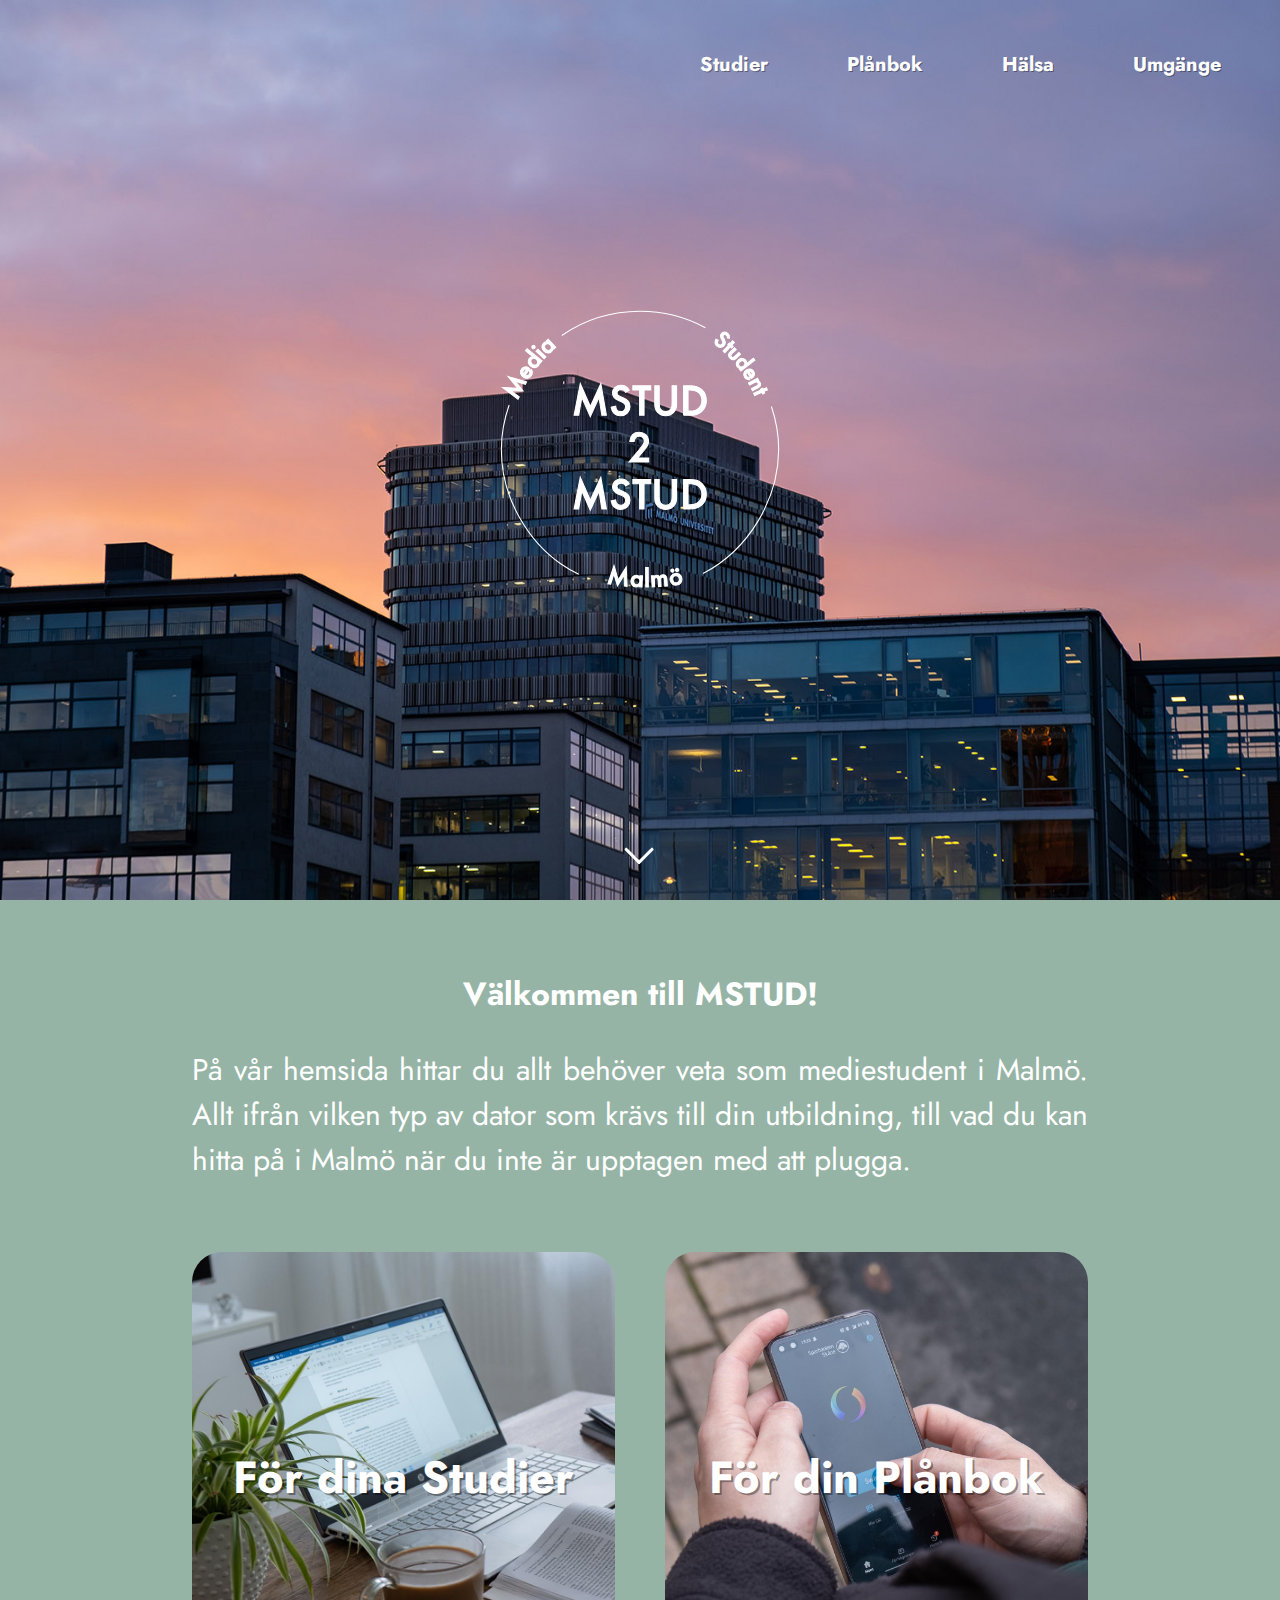
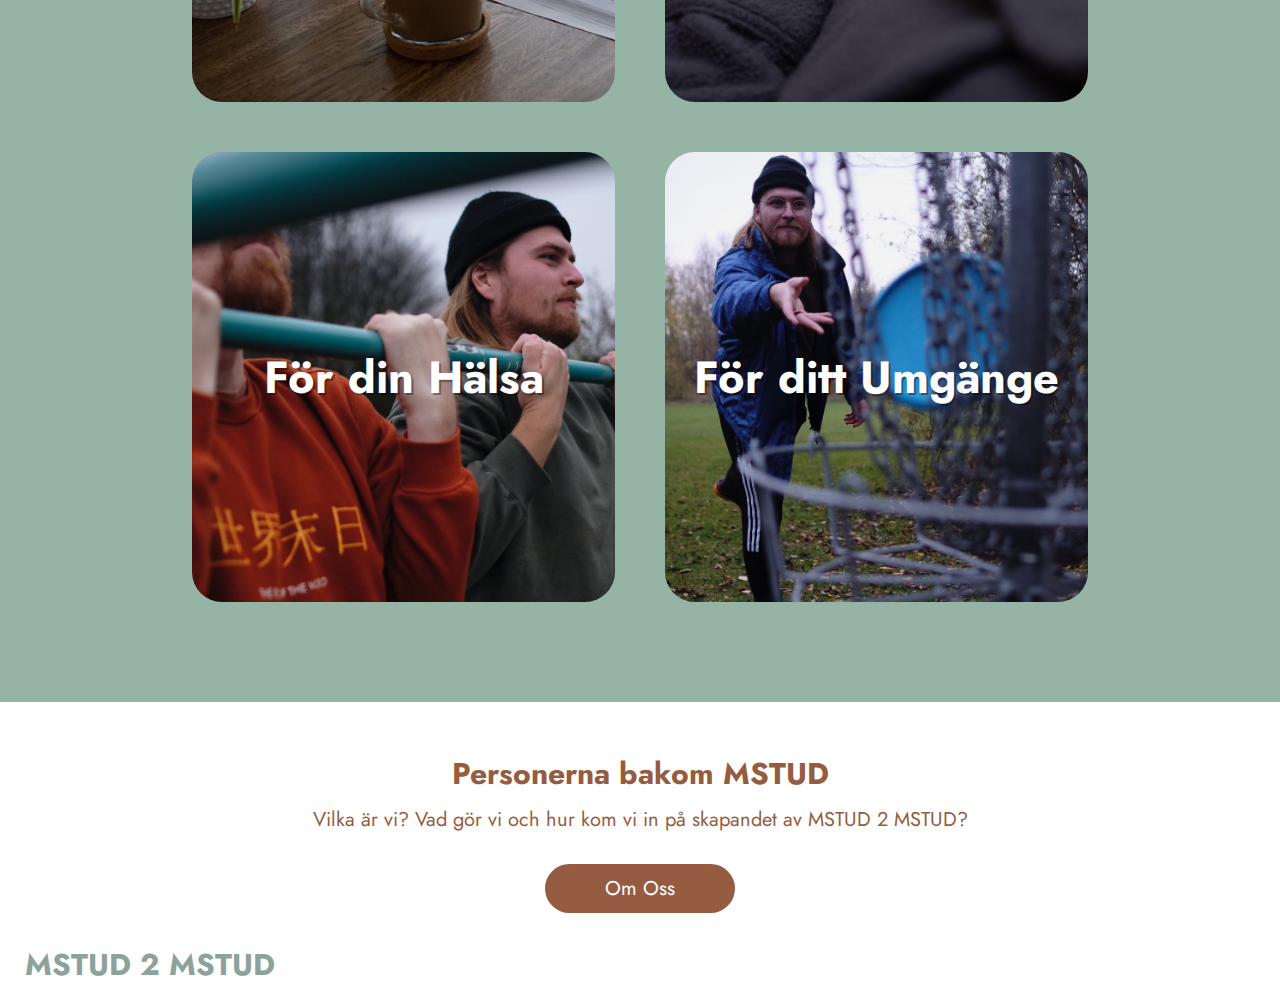
<file: index.html>
<!DOCTYPE html>
<html lang="sv-SE">

<head>
    <meta charset="UTF-8">
    <meta http-equiv="X-UA-Compatible" content="IE=edge">
    <meta name="viewport" content="width=device-width, initial-scale=1.0">
    <title>MSTUD 2 MSTUD</title>
    <link rel="stylesheet" href="styles.css">
    <link rel="shortcut icon" type="image/svg" href="./Bilder/Logotyper/faveicon.svg" />
    <link rel="preconnect" href="https://fonts.googleapis.com">
    <link rel="preconnect" href="https://fonts.gstatic.com" crossorigin>
    <link href="https://fonts.googleapis.com/css2?family=Jost:ital,wght@0,400;0,600;1,400&display=swap"
        rel="stylesheet">
</head>

<body>
    <script src="script.js" defer></script>
    <div id="background-image">
        <!-- <a href="./index.html"><img id="logo" src="./Bilder/Logotyper/loggautantext.png" alt="logo"></a> -->

        <nav class="main-menu">
            <a class="toggle-button">
                <span class="bar"></span>
                <span class="bar"></span>
                <span class="bar"></span>
            </a>
            <nav class="nav-menu">
                <div class="nav-item">
                    <a href="./studier.html">Studier</a>
                    <nav id="studier" class="sub-menu">
                        <a href="./dator.html">Dator</a>
                        <a href="./adobe.html">Adobe</a>
                        <a href="./universitetschecklistan.html">Checklista</a>
                    </nav>
                </div>

                <div class="nav-item">
                    <a href="./planbok.html">Plånbok</a>
                    <nav id="planbok" class="sub-menu">
                        <a href="./secondhand.html">Second Hand</a>
                        <a href="./studentbudget.html">Budget</a>
                    </nav>
                </div>

                <div class="nav-item">
                    <a href="./halsa.html">Hälsa</a>
                    <nav class="sub-menu">
                        <a href="./wildswimming.html">Wild Swimming</a>
                        <a href="./risotto.html">Recept - Risotto</a>
                        <a href="./malmoaretom.html">Malmö Året Om</a>
                    </nav>
                </div>

                <div id="special" class="nav-item">
                    <a href="./umgange.html">Umgänge</a>
                </div>
            </nav>
        </nav>

        <div class="banner">
            <img src="./Bilder/Logotyper/Loggavit.svg" alt="logo">
        </div>

        <div id="arrow">
            <img src="./Bilder/Logotyper/Pil.svg" alt="Pil">
        </div>

    </div>

    <main>
        <div class="welcome-message">
            <h1>Välkommen till MSTUD!</h1>
            <p>På vår hemsida hittar du allt behöver veta som mediestudent i Malmö. Allt ifrån
                vilken typ av dator som krävs till din utbildning, till vad du kan hitta på i Malmö när du inte är
                upptagen med att plugga. </p>
        </div>
        <div class="grid-navigation">
            <a class="grid-item" href="./studier.html">För dina Studier</a>
            <a class="grid-item" href="./planbok.html">För din Plånbok</a>
            <a class="grid-item" href="./halsa.html">För din Hälsa</a>
            <a class="grid-item" href="./umgange.html">För ditt Umgänge</a>
        </div>
    </main>


    <footer>
        <div id="om-oss">
            <h3> Personerna bakom MSTUD</h3>
            <p> Vilka är vi? Vad gör vi och hur kom vi in på skapandet av MSTUD 2 MSTUD?</p>
            <a href="./om-oss.html">Om Oss</a>
        </div>

        <div class="bottom">
            <p>MSTUD 2 MSTUD</p>
        </div>
    </footer>

</body>

</html>
</file>
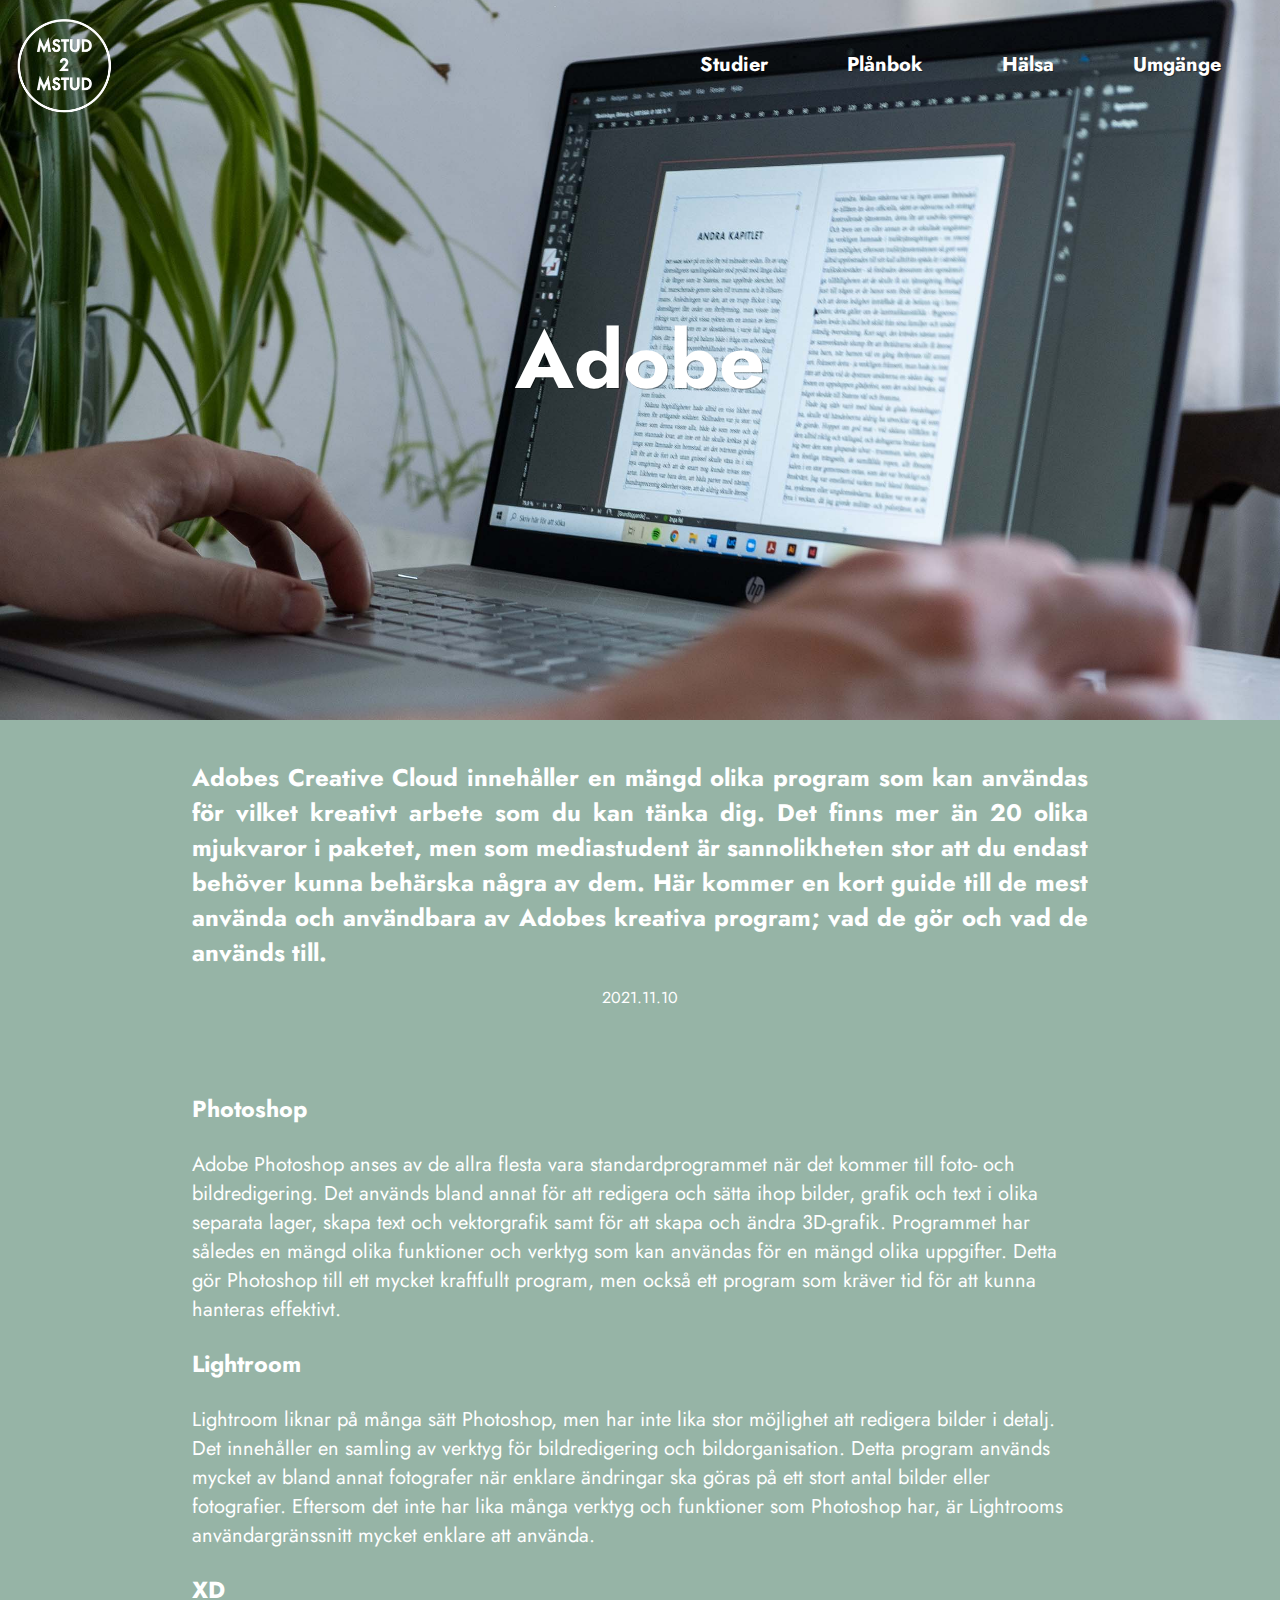
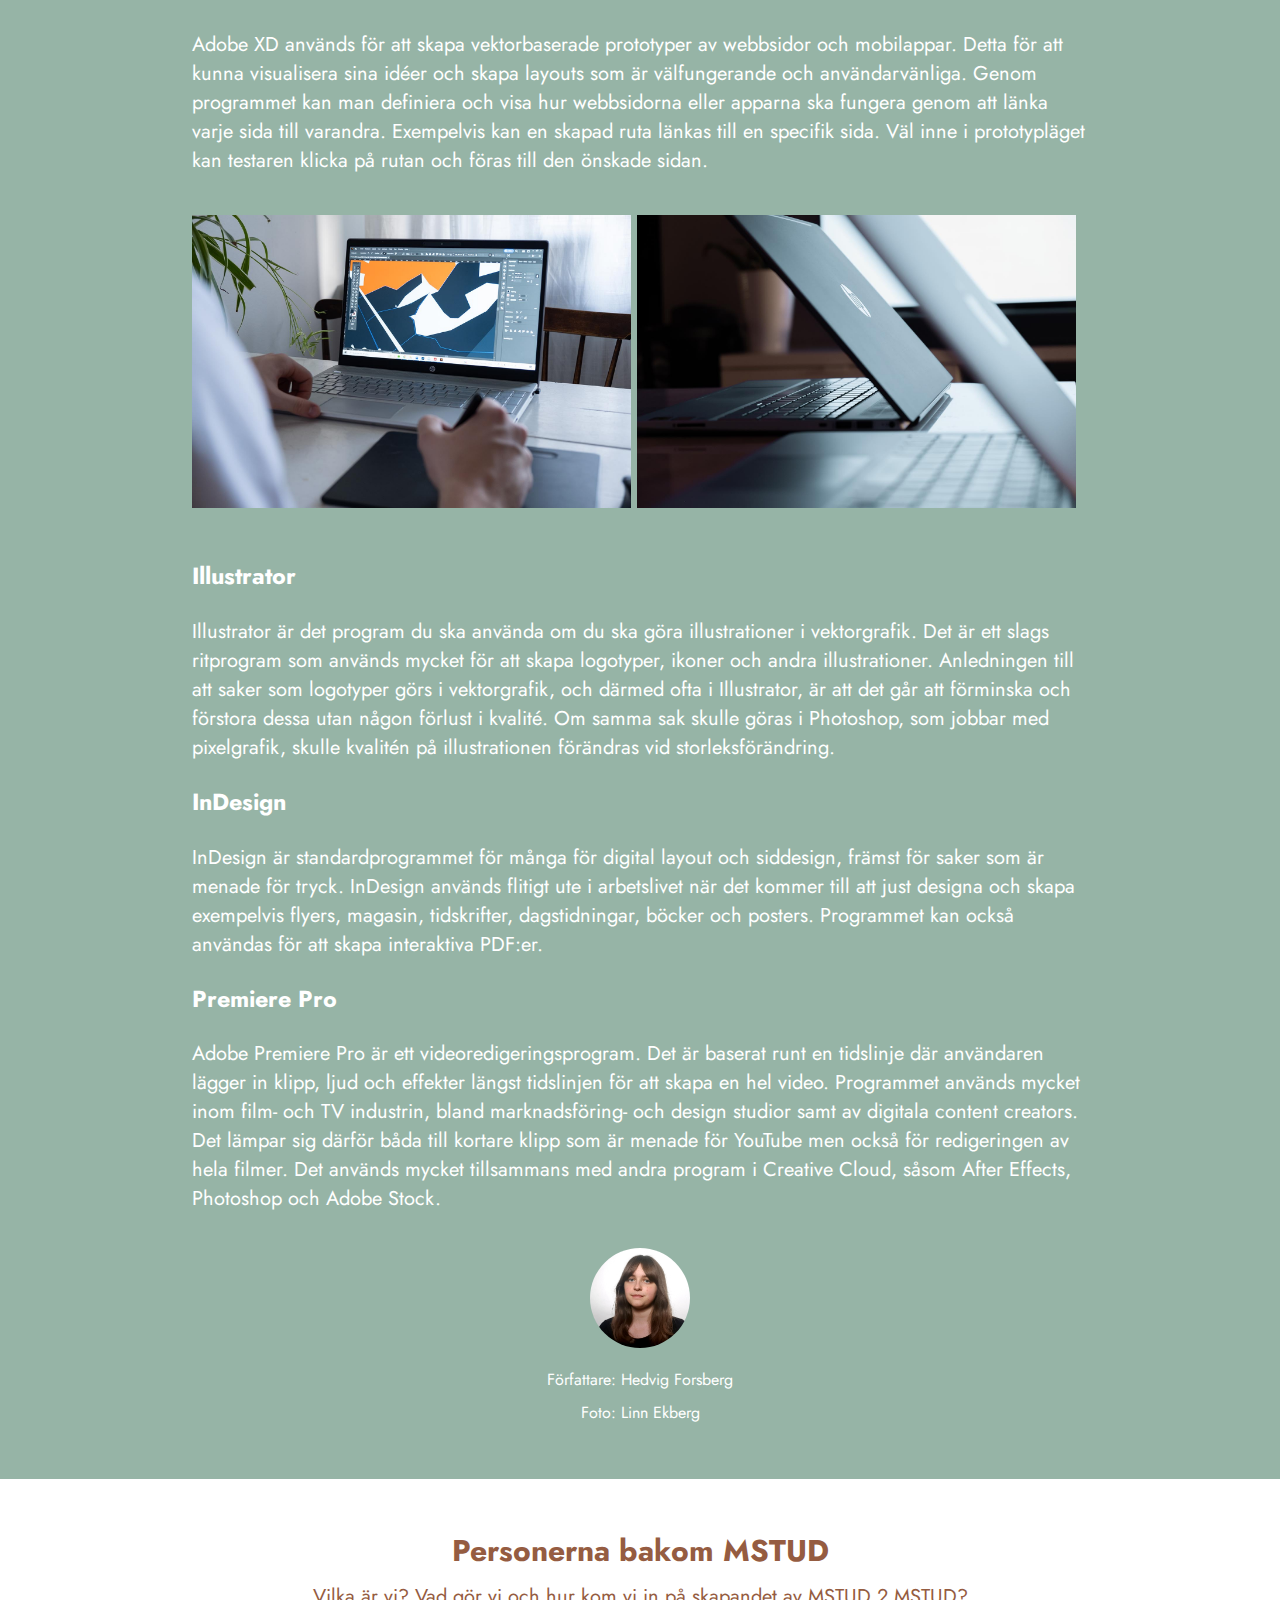
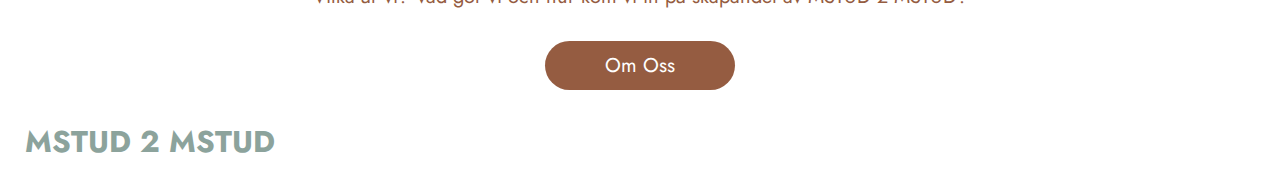
<file: adobe.html>
<!DOCTYPE html>
<html lang="sv-SE">

<head>
    <meta charset="UTF-8">
    <meta http-equiv="X-UA-Compatible" content="IE=edge">
    <meta name="viewport" content="width=device-width, initial-scale=1.0">
    <title>Adobe</title>
    <link rel="stylesheet" href="artikel_adobe.css">
    <link rel="shortcut icon" type="image/svg" href="./Bilder/Logotyper/faveicon.svg" />
    <link rel="preconnect" href="https://fonts.googleapis.com">
    <link rel="preconnect" href="https://fonts.gstatic.com" crossorigin>
    <link href="https://fonts.googleapis.com/css2?family=Jost:ital,wght@0,400;0,600;1,400&display=swap"
        rel="stylesheet">
</head>

<body>
    <script src="script.js" defer></script>
    <div id="background-image">
        <a href="./index.html"><img id="logo" src="./Bilder/Logotyper/loggautantext.png" alt="logo"></a>

        <nav class="main-menu">
            <a class="toggle-button">
                <span class="bar"></span>
                <span class="bar"></span>
                <span class="bar"></span>
            </a>
            <nav class="nav-menu">
                <div class="nav-item">
                    <a href="./studier.html">Studier</a>
                    <nav id="studier" class="sub-menu">
                        <a href="./dator.html">Dator</a>
                        <a href="./adobe.html">Adobe</a>
                        <a href="./universitetschecklistan.html">Checklista</a>
                    </nav>
                </div>

                <div class="nav-item">
                    <a href="./planbok.html">Plånbok</a>
                    <nav id="planbok" class="sub-menu">
                        <a href="./secondhand.html">Second Hand</a>
                        <a href="./studentbudget.html">Budget</a>
                    </nav>
                </div>

                <div class="nav-item">
                    <a href="./halsa.html">Hälsa</a>
                    <nav class="sub-menu">
                        <a href="./wildswimming.html">Wild Swimming</a>
                        <a href="./risotto.html">Recept - Risotto</a>
                        <a href="./malmoaretom.html">Malmö Året Om</a>
                    </nav>
                </div>

                <div id="special" class="nav-item">
                    <a href="./umgange.html">Umgänge</a>
                </div>
            </nav>
        </nav>

        <div class="banner">
            <h1>Adobe</h1>

        </div>
    </div>

    <main>

        <div class="container">
            <h2>Adobes Creative Cloud innehåller en mängd olika program som kan användas för vilket kreativt arbete som
                du kan tänka dig. Det finns mer än 20 olika mjukvaror i paketet, men som mediastudent är sannolikheten
                stor att du endast behöver kunna behärska några av dem. Här kommer en kort guide till de mest använda
                och användbara av Adobes kreativa program; vad de gör och vad de används till. </h2>
            <p>2021.11.10</p>

            <div class="content">
                <h3>Photoshop</h3>
                <p>Adobe Photoshop anses av de allra flesta vara standardprogrammet när det kommer till foto- och
                    bildredigering. Det används bland annat för att redigera och sätta ihop bilder, grafik och text
                    i olika separata lager, skapa text och vektorgrafik samt för att skapa och ändra 3D-grafik.
                    Programmet har således en mängd olika funktioner och verktyg som kan användas för en mängd olika
                    uppgifter. Detta gör Photoshop till ett mycket kraftfullt program, men också ett program som
                    kräver tid för att kunna hanteras effektivt.
                </p>
                <h3>Lightroom</h3>
                <p>Lightroom liknar på många sätt Photoshop, men har inte lika stor möjlighet att redigera bilder i
                    detalj. Det innehåller en samling av verktyg för bildredigering och bildorganisation. Detta
                    program används mycket av bland annat fotografer när enklare ändringar ska göras på ett stort
                    antal bilder eller fotografier. Eftersom det inte har lika många verktyg och funktioner som
                    Photoshop har, är Lightrooms användargränssnitt mycket enklare att använda.
                </p>
                <h3>XD</h3>
                <p>Adobe XD används för att skapa vektorbaserade prototyper av webbsidor och mobilappar. Detta för
                    att kunna visualisera sina idéer och skapa layouts som är välfungerande och användarvänliga.
                    Genom programmet kan man definiera och visa hur webbsidorna eller apparna ska fungera genom att
                    länka varje sida till varandra. Exempelvis kan en skapad ruta länkas till en specifik sida. Väl
                    inne i prototypläget kan testaren klicka på rutan och föras till den önskade sidan.
                </p>
                <img src="./Bilder/Webbplatsen/adobe-liten.jpg" alt="">
                <img src="./Bilder/Webbplatsen/dator-liten1.jpg" alt="">
                <h3>Illustrator</h3>
                <p>Illustrator är det program du ska använda om du ska göra illustrationer i vektorgrafik. Det är
                    ett slags ritprogram som används mycket för att skapa logotyper, ikoner och andra
                    illustrationer. Anledningen till att saker som logotyper görs i vektorgrafik, och därmed ofta i
                    Illustrator, är att det går att förminska och förstora dessa utan någon förlust i kvalité. Om
                    samma sak skulle göras i Photoshop, som jobbar med pixelgrafik, skulle kvalitén på
                    illustrationen förändras vid storleksförändring.
                </p>
                <h3>InDesign</h3>
                <p>InDesign är standardprogrammet för många för digital layout och siddesign, främst för saker som
                    är menade för tryck. InDesign används flitigt ute i arbetslivet när det kommer till att just
                    designa och skapa exempelvis flyers, magasin, tidskrifter, dagstidningar, böcker och posters.
                    Programmet kan också användas för att skapa interaktiva PDF:er.
                </p>
                <h3>Premiere Pro</h3>
                <p>Adobe Premiere Pro är ett videoredigeringsprogram. Det är baserat runt en tidslinje där
                    användaren lägger in klipp, ljud och effekter längst tidslinjen för att skapa en hel video.
                    Programmet används mycket inom film- och TV industrin, bland marknadsföring- och design studior
                    samt av digitala content creators. Det lämpar sig därför båda till kortare klipp som är menade
                    för YouTube men också för redigeringen av hela filmer. Det används mycket tillsammans med andra
                    program i Creative Cloud, såsom After Effects, Photoshop och Adobe Stock.
                </p>
            </div>
        </div>

        <div class="information">
            <img src="./Bilder/Om_Oss/hedvig-portratt.jpg" alt="Hedvig">
            <p>Författare: Hedvig Forsberg</p>
            <p>Foto: Linn Ekberg</p>
        </div>
    </main>

    <footer>
        <div id="om-oss">
            <h3> Personerna bakom MSTUD</h3>
            <p> Vilka är vi? Vad gör vi och hur kom vi in på skapandet av MSTUD 2 MSTUD?</p>
            <a href="./om-oss.html">Om Oss</a>
        </div>

        <div class="bottom">
            <p>MSTUD 2 MSTUD</p>
        </div>
    </footer>
</body>
</file>
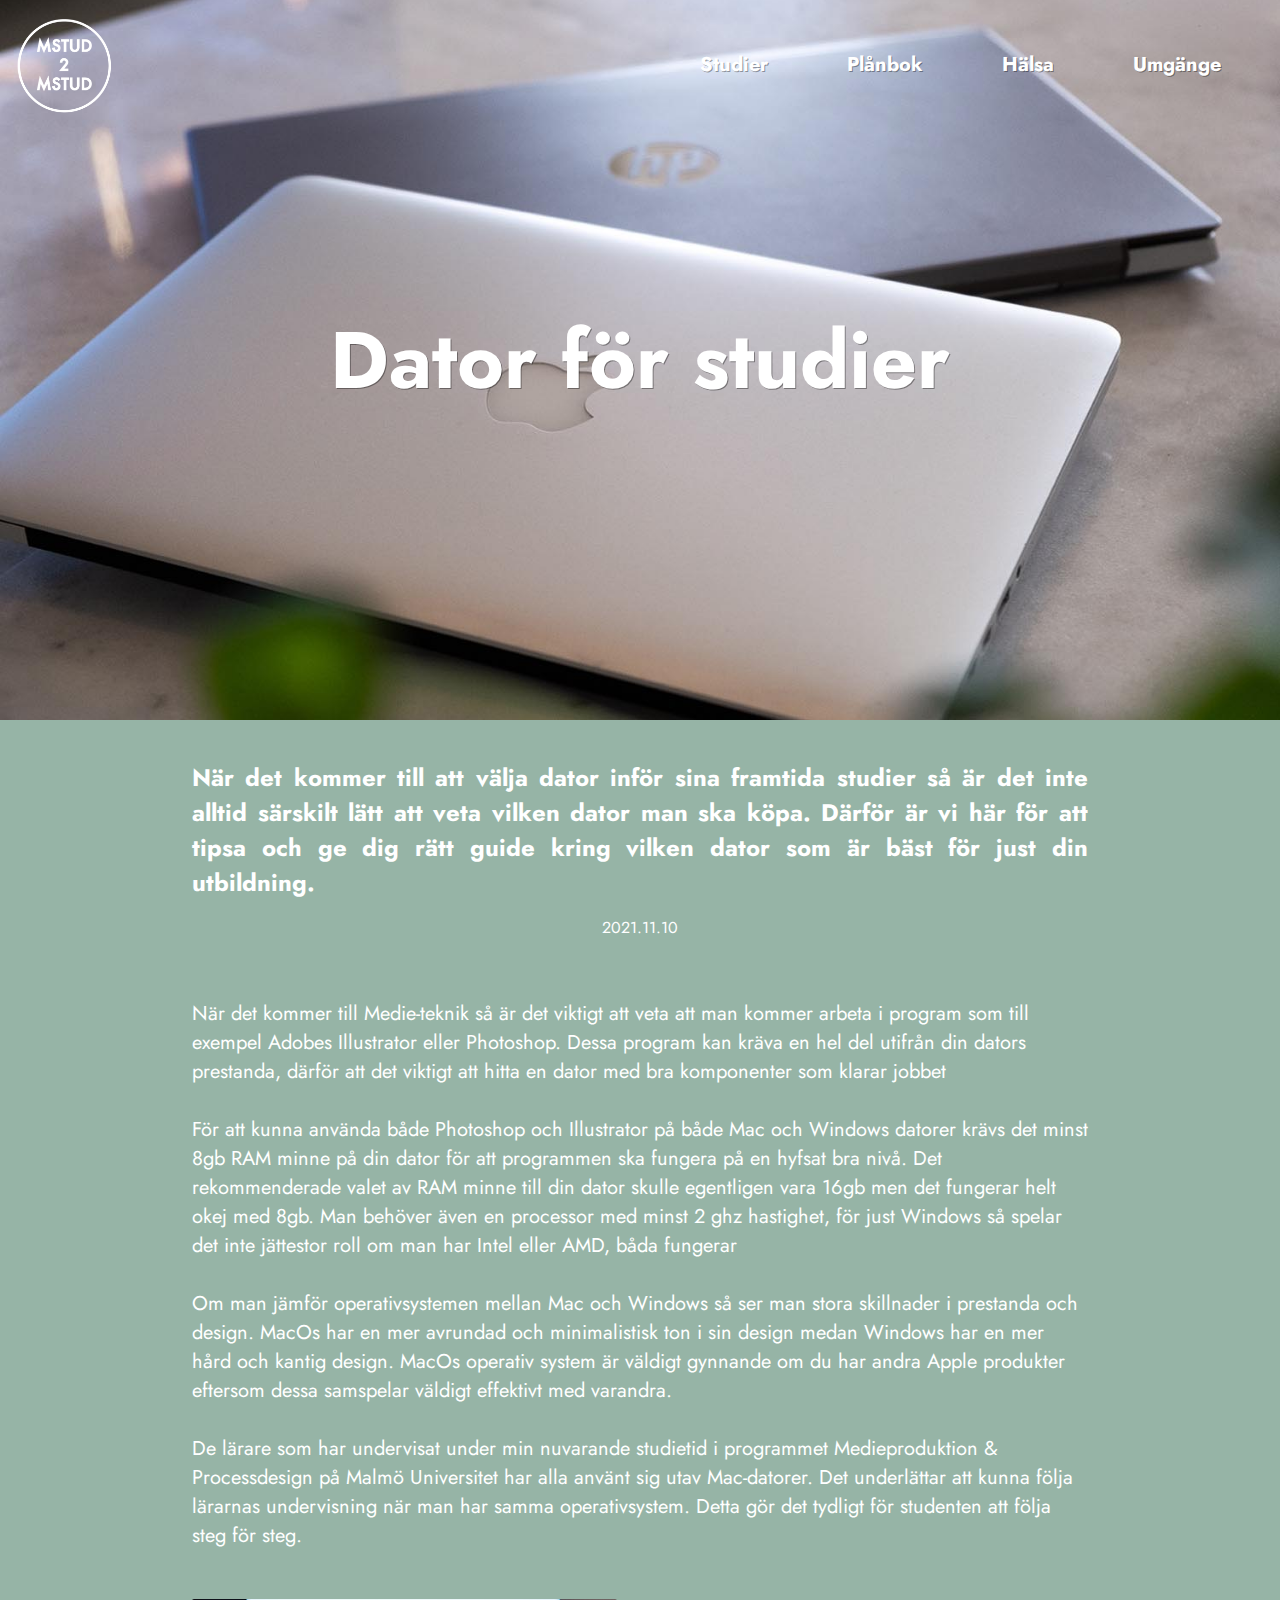
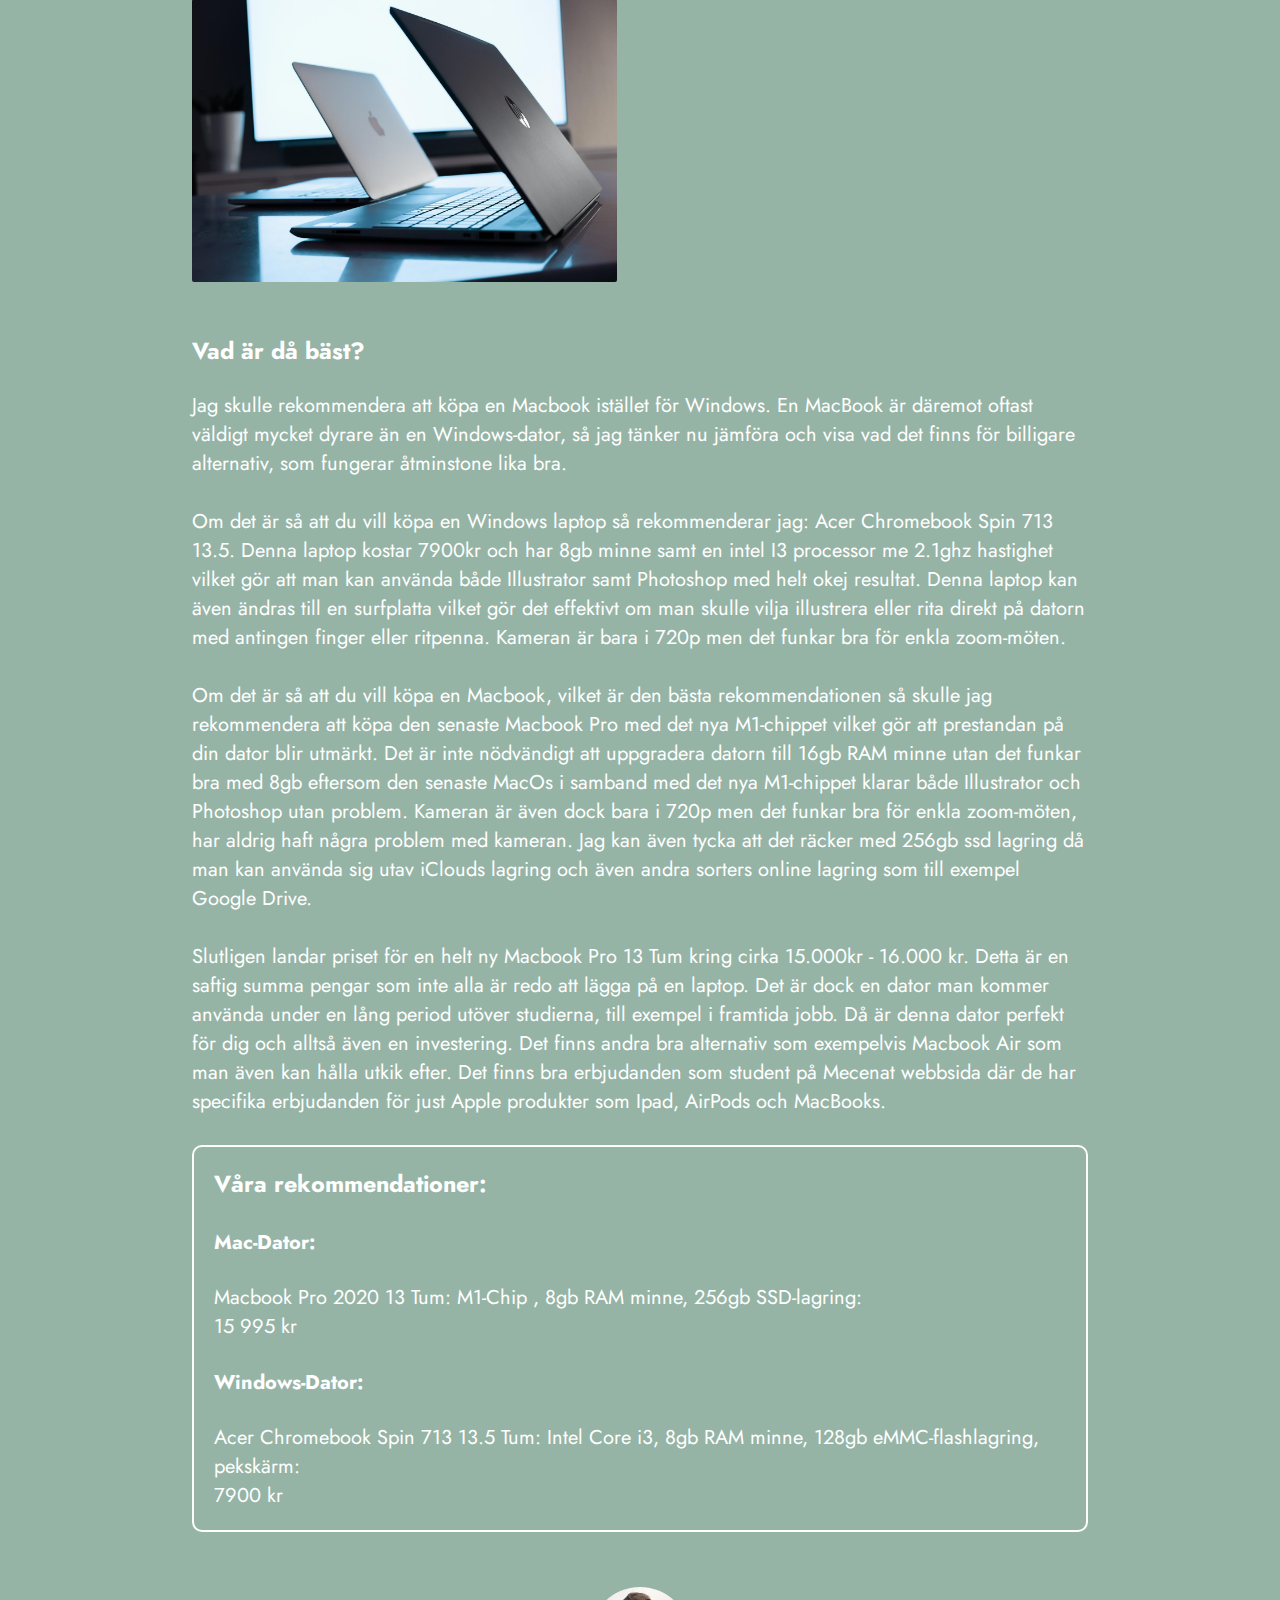
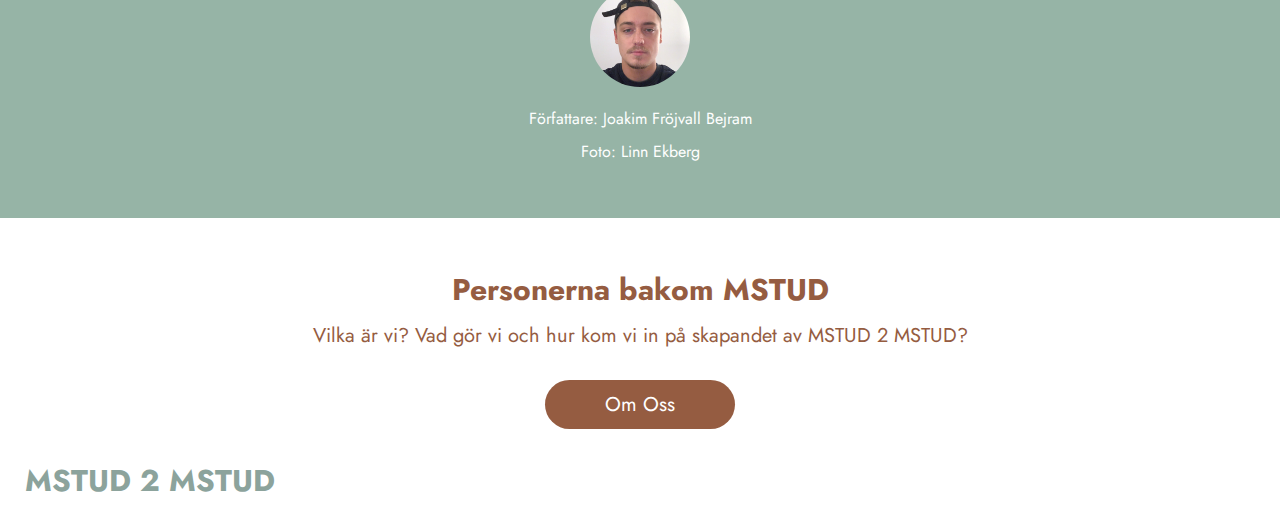
<file: dator.html>
<!DOCTYPE html>
<html lang="sv-SE">

<head>
    <meta charset="UTF-8">
    <meta http-equiv="X-UA-Compatible" content="IE=edge">
    <meta name="viewport" content="width=device-width, initial-scale=1.0">
    <title>Dator</title>
    <link rel="stylesheet" href="artikel_dator.css">
    <link rel="shortcut icon" type="image/svg" href="./Bilder/Logotyper/faveicon.svg" />
    <link rel="preconnect" href="https://fonts.googleapis.com">
    <link rel="preconnect" href="https://fonts.gstatic.com" crossorigin>
    <link href="https://fonts.googleapis.com/css2?family=Jost:ital,wght@0,400;0,600;1,400&display=swap"
        rel="stylesheet">
</head>

<body>
    <script src="script.js" defer></script>
    <div id="background-image">
        <a href="./index.html"><img id="logo" src="./Bilder/Logotyper/loggautantext.png" alt="logo"></a>

        <nav class="main-menu">
            <a class="toggle-button">
                <span class="bar"></span>
                <span class="bar"></span>
                <span class="bar"></span>
            </a>
            <nav class="nav-menu">
                <div class="nav-item">
                    <a href="./studier.html">Studier</a>
                    <nav id="studier" class="sub-menu">
                        <a href="./dator.html">Dator</a>
                        <a href="./adobe.html">Adobe</a>
                        <a href="./universitetschecklistan.html">Checklista</a>
                    </nav>
                </div>

                <div class="nav-item">
                    <a href="./planbok.html">Plånbok</a>
                    <nav id="planbok" class="sub-menu">
                        <a href="./secondhand.html">Second Hand</a>
                        <a href="./studentbudget.html">Budget</a>
                    </nav>
                </div>

                <div class="nav-item">
                    <a href="./halsa.html">Hälsa</a>
                    <nav class="sub-menu">
                        <a href="./wildswimming.html">Wild Swimming</a>
                        <a href="./risotto.html">Recept - Risotto</a>
                        <a href="./malmoaretom.html">Malmö Året Om</a>
                    </nav>
                </div>

                <div id="special" class="nav-item">
                    <a href="./umgange.html">Umgänge</a>
                </div>
            </nav>
        </nav>

        <div class="banner">
            <h1>Dator för studier</h1>

        </div>
    </div>

    <main>

        <div class="container">
            <h2>När det kommer till att välja dator inför sina framtida studier så är det inte alltid särskilt lätt att
                veta vilken dator man ska köpa.
                Därför är vi här för att tipsa och ge dig rätt guide kring vilken dator som är bäst för just din
                utbildning.
            </h2>
            <p>2021.11.10</p>

            <div class="content">
                <div id=p1>
                    När det kommer till Medie-teknik så är det viktigt att veta att man kommer arbeta i program som
                    till exempel Adobes Illustrator eller Photoshop. Dessa program kan kräva en hel del utifrån din
                    dators
                    prestanda, därför att det viktigt att hitta en dator med bra komponenter som klarar jobbet <br><br>

                    För att kunna använda både Photoshop och Illustrator på både Mac och Windows datorer krävs det minst
                    8gb RAM minne på din dator för att programmen ska fungera på en hyfsat bra nivå. Det
                    rekommenderade valet av RAM minne till din dator skulle egentligen vara 16gb men det fungerar helt
                    okej med 8gb. Man behöver även en processor med minst 2 ghz hastighet, för just Windows så spelar
                    det inte
                    jättestor roll om man har Intel eller AMD, båda fungerar <br><br>

                    Om man jämför operativsystemen mellan Mac och Windows så ser man stora skillnader i prestanda och
                    design. MacOs har en mer avrundad och minimalistisk ton i sin design medan Windows har en mer hård
                    och kantig design. MacOs operativ system är väldigt gynnande om du har andra Apple produkter
                    eftersom dessa samspelar väldigt effektivt med varandra. <br><br>

                    De lärare som har undervisat under min nuvarande studietid i programmet Medieproduktion &
                    Processdesign på Malmö Universitet har alla använt sig utav Mac-datorer. Det underlättar att kunna
                    följa lärarnas undervisning när man har samma operativsystem. Detta gör det
                    tydligt för studenten att följa steg för steg.<br><br>

                    <img src="./Bilder/Webbplatsen/dator-sliten.jpg" alt="">

                    <h3>Vad är då bäst?</h3>

                    Jag skulle rekommendera att köpa en Macbook istället för Windows. En MacBook är däremot oftast
                    väldigt
                    mycket dyrare än en Windows-dator, så jag tänker nu jämföra och visa vad det finns för billigare
                    alternativ, som fungerar åtminstone lika bra. <br><br>

                    Om det är så att du vill köpa en Windows laptop så rekommenderar jag: Acer Chromebook Spin 713 13.5.
                    Denna laptop kostar 7900kr och har 8gb minne samt en intel I3 processor me 2.1ghz hastighet
                    vilket gör att man kan använda både Illustrator samt Photoshop med helt okej resultat. Denna laptop
                    kan även ändras till en surfplatta vilket gör det effektivt om man skulle vilja illustrera eller
                    rita direkt på datorn med antingen finger eller ritpenna. Kameran är bara i 720p men det funkar bra
                    för enkla zoom-möten. <br><br>

                    Om det är så att du vill köpa en Macbook, vilket är den bästa rekommendationen så skulle jag
                    rekommendera att köpa den senaste Macbook Pro med det nya M1-chippet vilket gör att prestandan på
                    din dator blir utmärkt. Det är inte nödvändigt att uppgradera datorn till 16gb RAM minne utan det
                    funkar bra med 8gb eftersom den senaste MacOs i samband med det nya M1-chippet klarar både
                    Illustrator och Photoshop utan problem. Kameran är även dock bara i 720p men det funkar bra för
                    enkla zoom-möten, har aldrig haft några problem med kameran. Jag kan även tycka att det räcker med
                    256gb ssd lagring då man kan använda sig utav iClouds lagring och även andra sorters online lagring
                    som till exempel Google Drive. <br><br>

                    Slutligen landar priset för en helt ny Macbook Pro 13 Tum kring cirka
                    15.000kr - 16.000 kr. Detta är en saftig summa pengar som inte alla är redo att lägga på en laptop.
                    Det är dock en dator man kommer använda under en lång period utöver studierna, till exempel i
                    framtida jobb.
                    Då är denna dator perfekt för dig och alltså även en investering. Det finns andra bra alternativ som
                    exempelvis Macbook Air som man även kan hålla utkik efter. Det finns bra erbjudanden som student på
                    Mecenat webbsida där de har specifika erbjudanden för just Apple produkter som Ipad, AirPods
                    och MacBooks. <br><br>
                </div>
                <div id="recommendations">
                    <h3>Våra rekommendationer:</h3>
                    <h4>Mac-Dator:</h4> Macbook Pro 2020 13 Tum: M1-Chip , 8gb RAM minne, 256gb SSD-lagring: <br> 15 995
                    kr
                    <h4>Windows-Dator:</h4> Acer Chromebook Spin 713 13.5 Tum: Intel Core i3, 8gb RAM minne, 128gb
                    eMMC-flashlagring, pekskärm: <br> 7900 kr
                </div>
            </div>

            <div class="information">
                <img src="./Bilder/Om_Oss/jocke-portratt.jpg" alt="Joakim">
                <p>Författare: Joakim Fröjvall Bejram</p>
                <p>Foto: Linn Ekberg</p>
            </div>
    </main>

    <footer>
        <div id="om-oss">
            <h3> Personerna bakom MSTUD</h3>
            <p> Vilka är vi? Vad gör vi och hur kom vi in på skapandet av MSTUD 2 MSTUD?</p>
            <a href="./om-oss.html">Om Oss</a>
        </div>

        <div class="bottom">
            <p>MSTUD 2 MSTUD</p>
        </div>
    </footer>
</body>
</file>
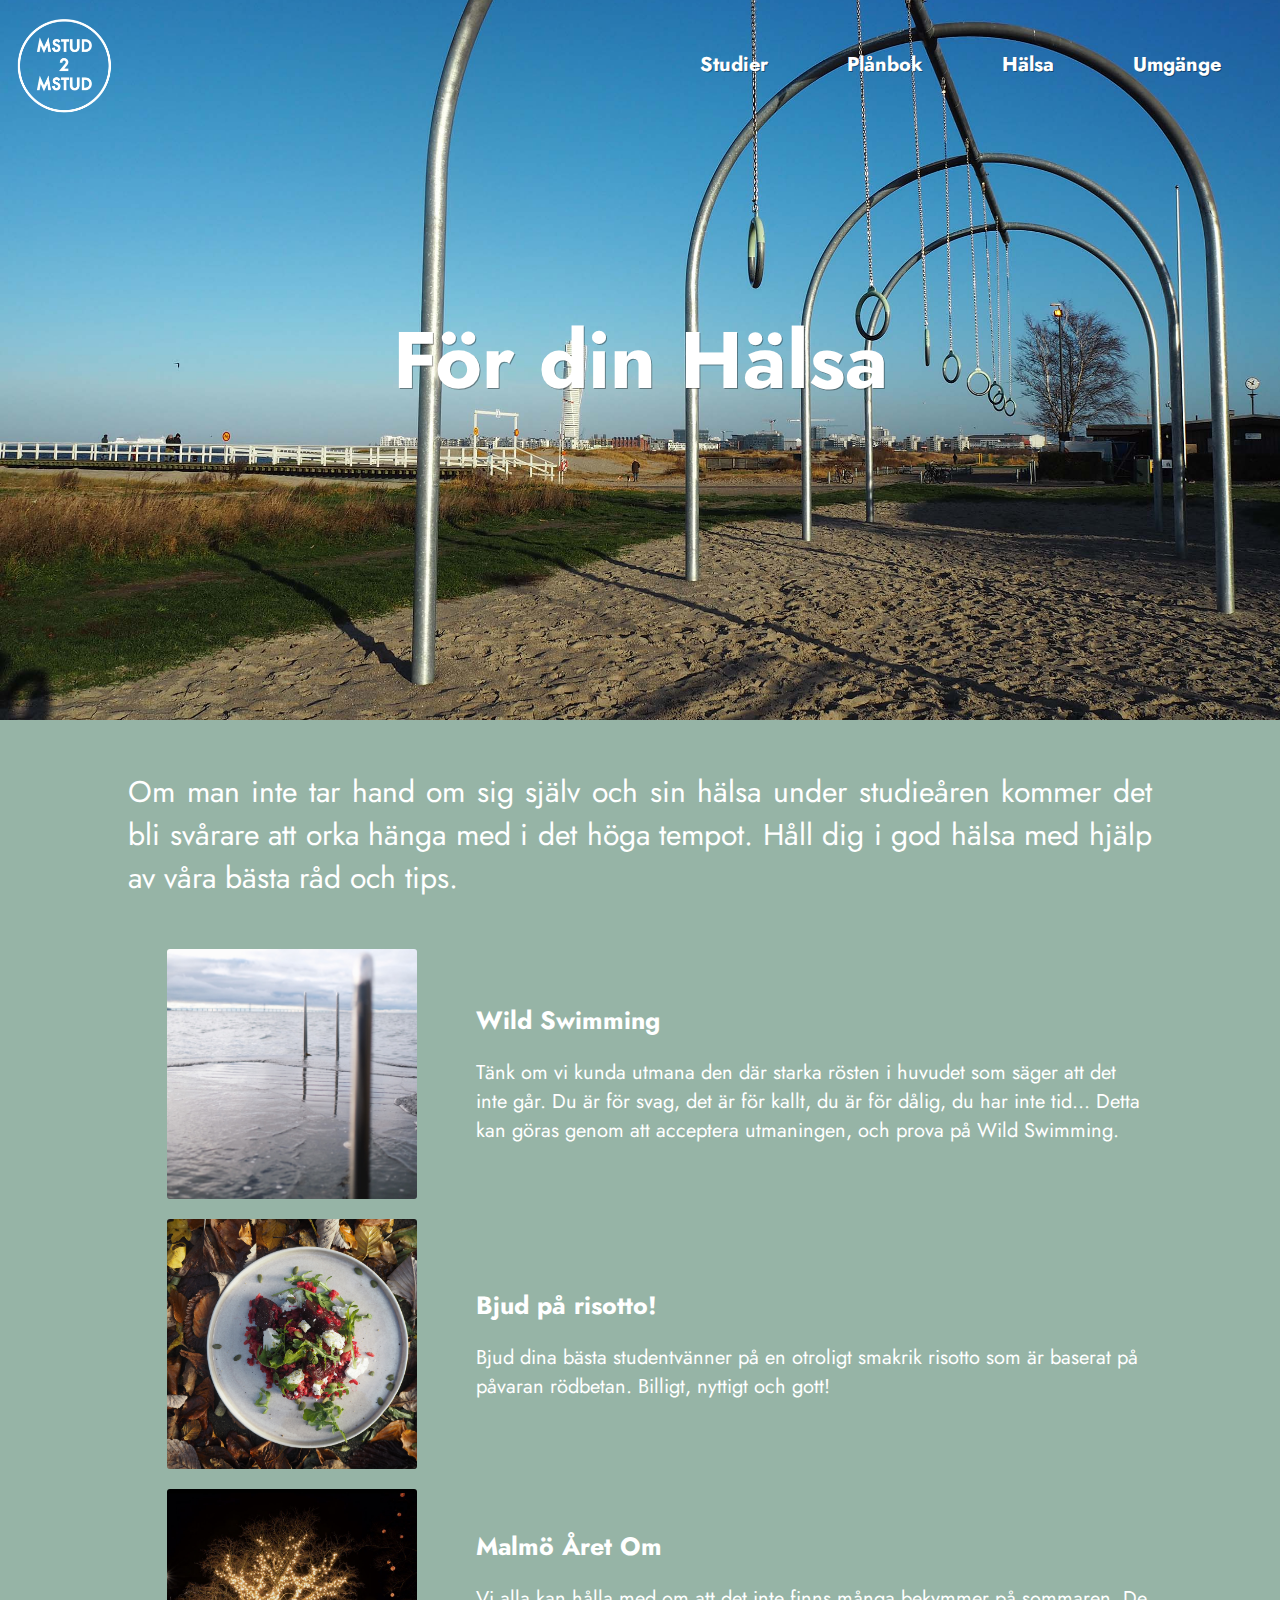
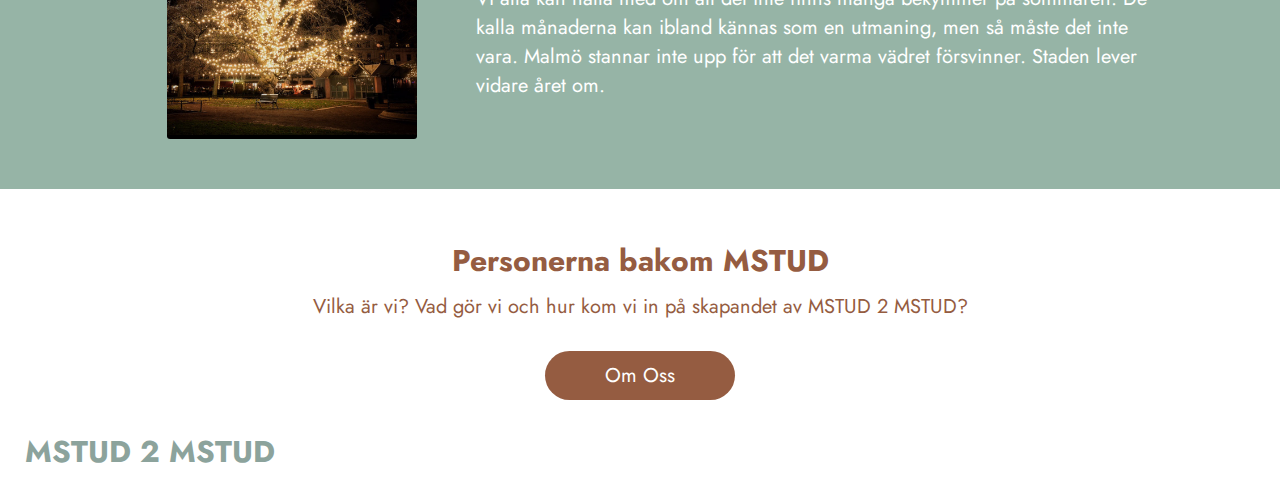
<file: halsa.html>
<!DOCTYPE html>
<html lang="sv-SE">

<head>
    <meta charset="UTF-8">
    <meta http-equiv="X-UA-Compatible" content="IE=edge">
    <meta name="viewport" content="width=device-width, initial-scale=1.0">
    <title>För din Hälsa</title>
    <link rel="stylesheet" href="styles_halsa.css">
    <link rel="shortcut icon" type="image/svg" href="./Bilder/Logotyper/faveicon.svg" />
    <link rel="preconnect" href="https://fonts.googleapis.com">
    <link rel="preconnect" href="https://fonts.gstatic.com" crossorigin>
    <link href="https://fonts.googleapis.com/css2?family=Jost:ital,wght@0,400;0,600;1,400&display=swap"
        rel="stylesheet">
</head>

<body>
    <script src="script.js" defer></script>
    <div id="background-image">
        <a href="./index.html"><img id="logo" src="./Bilder/Logotyper/loggautantext.png" alt="logo"></a>

        <nav class="main-menu">
            <a class="toggle-button">
                <span class="bar"></span>
                <span class="bar"></span>
                <span class="bar"></span>
            </a>
            <nav class="nav-menu">
                <div class="nav-item">
                    <a href="./studier.html">Studier</a>
                    <nav id="studier" class="sub-menu">
                        <a href="./dator.html">Dator</a>
                        <a href="./adobe.html">Adobe</a>
                        <a href="./universitetschecklistan.html">Checklista</a>
                    </nav>
                </div>

                <div class="nav-item">
                    <a href="./planbok.html">Plånbok</a>
                    <nav id="planbok" class="sub-menu">
                        <a href="./secondhand.html">Second Hand</a>
                        <a href="./studentbudget.html">Budget</a>
                    </nav>
                </div>

                <div class="nav-item">
                    <a href="./halsa.html">Hälsa</a>
                    <nav class="sub-menu">
                        <a href="./wildswimming.html">Wild Swimming</a>
                        <a href="./risotto.html">Recept - Risotto</a>
                        <a href="./malmoaretom.html">Malmö Året Om</a>
                    </nav>
                </div>

                <div id="special" class="nav-item">
                    <a href="./umgange.html">Umgänge</a>
                </div>
            </nav>
        </nav>

        <div class="banner">
            <h1>För din Hälsa</h1>
        </div>

    </div>


    <main>
        <div class="content">
            <p>Om man inte tar hand om sig själv och sin hälsa under studieåren kommer det bli svårare att orka hänga
                med i det
                höga tempot. Håll dig i god hälsa med hjälp av våra bästa råd och tips.</p>

            <div class="list">
                <div class="a1">
                    <h2><a href="./wildswimming.html">Wild Swimming</a></h2>
                    <p>Tänk om vi kunda utmana den där starka rösten i huvudet som säger att det inte går. Du är för
                        svag, det är
                        för kallt, du är för dålig, du har inte tid... Detta kan göras genom att acceptera utmaningen,
                        och prova på
                        Wild Swimming.</p>
                </div>

                <div class="a2">
                    <h2><a href="./risotto.html">Bjud på risotto!</a></h2>
                    <p>Bjud dina bästa studentvänner på en otroligt smakrik risotto som är baserat på påvaran rödbetan.
                        Billigt,
                        nyttigt och gott!</p>
                </div>

                <div class="a3">
                    <h2><a href="./malmoaretom.html">Malmö Året Om</a></h2>
                    <p>Vi alla kan hålla med om att det inte finns många bekymmer på sommaren. De kalla månaderna
                        kan ibland kännas
                        som en utmaning, men så måste det inte vara. Malmö stannar inte upp för att det varma vädret
                        försvinner.
                        Staden lever vidare året om.</p>
                </div>

                <a href="./wildswimming.html"><img class="b1" src="Bilder/Webbplatsen//Fyrkantiga bilder/kallbad1.jpg"
                        alt=""></a>
                <a href="./risotto.html"><img class="b2" src="Bilder/Webbplatsen/Fyrkantiga bilder/risotto2.jpg"
                        alt=""></a>
                <a href="./malmoaretom.html"><img class="b3" src="Bilder/Webbplatsen/Fyrkantiga bilder/parkfyrkant.JPG"
                        alt=""></a>

            </div>
        </div>
        </div>
    </main>

    <footer>
        <div id="om-oss">
            <h3> Personerna bakom MSTUD</h3>
            <p> Vilka är vi? Vad gör vi och hur kom vi in på skapandet av MSTUD 2 MSTUD?</p>
            <a href="./om-oss.html">Om Oss</a>
        </div>

        <div class="bottom">
            <p>MSTUD 2 MSTUD</p>
        </div>
    </footer>

</body>

</html>
</file>
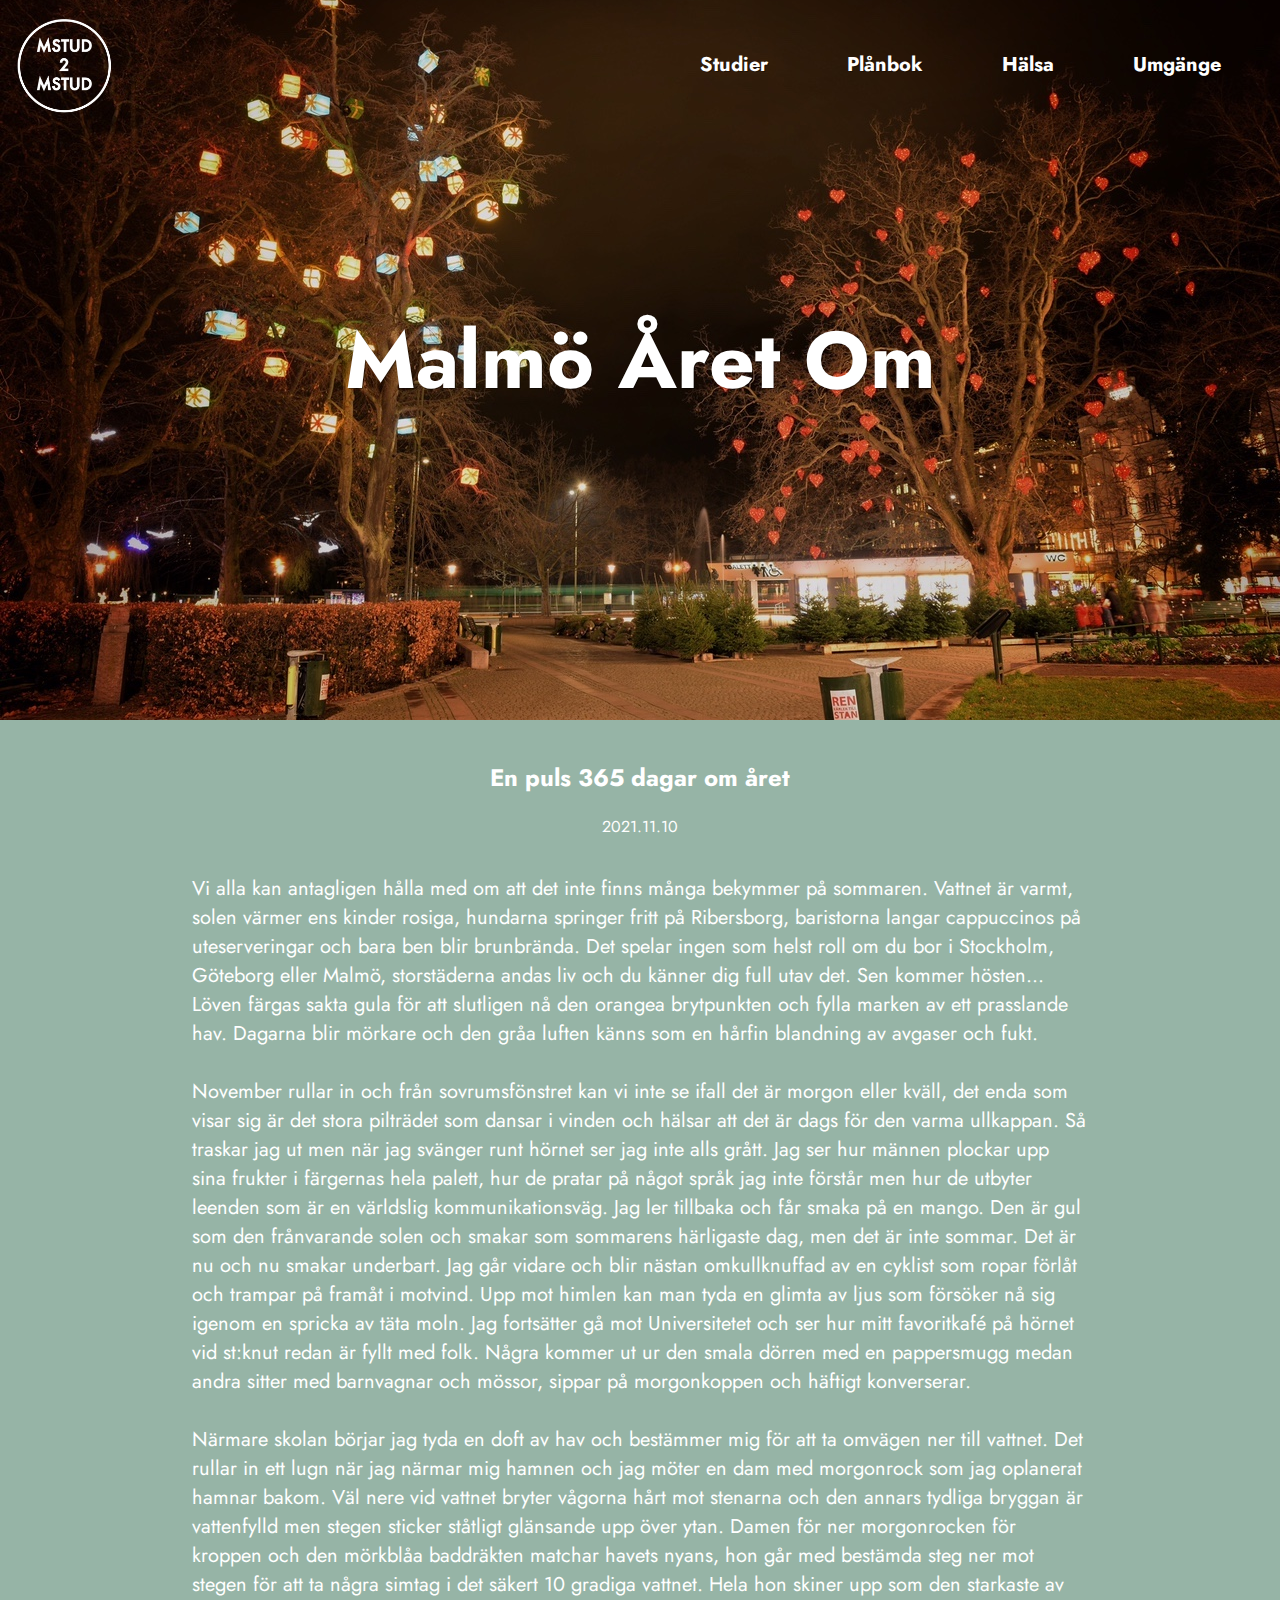
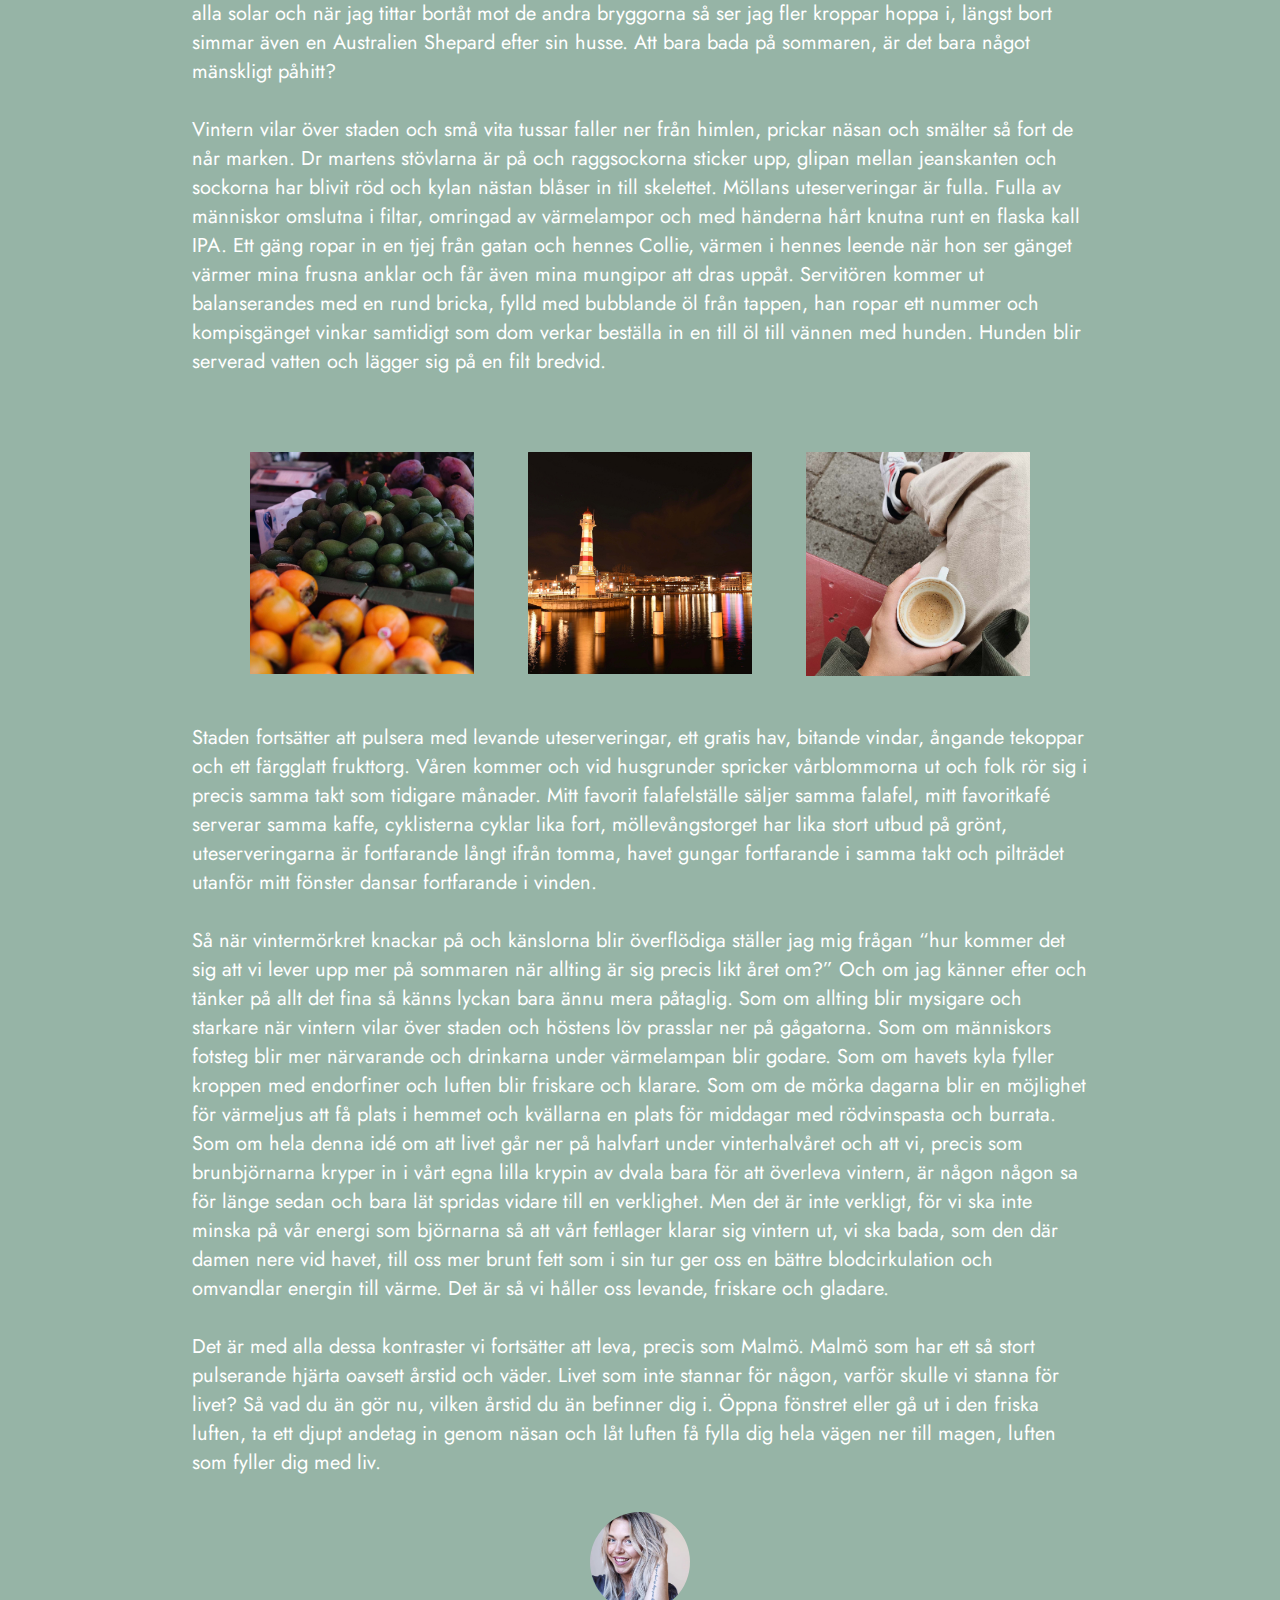
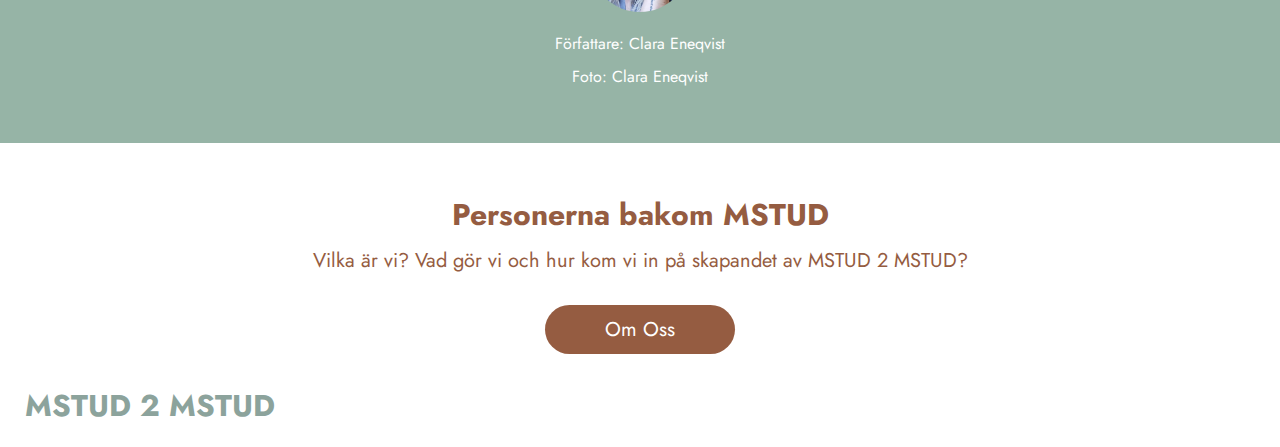
<file: malmoaretom.html>
<!DOCTYPE html>
<html lang="sv-SE">

<head>
    <meta charset="UTF-8">
    <meta http-equiv="X-UA-Compatible" content="IE=edge">
    <meta name="viewport" content="width=device-width, initial-scale=1.0">
    <title>Malmö Året Om</title>
    <link rel="stylesheet" href="artikel_malmoaretom.css">
    <link rel="shortcut icon" type="image/svg" href="./Bilder/Logotyper/faveicon.svg" />
    <link rel="preconnect" href="https://fonts.googleapis.com">
    <link rel="preconnect" href="https://fonts.gstatic.com" crossorigin>
    <link href="https://fonts.googleapis.com/css2?family=Jost:ital,wght@0,400;0,600;1,400&display=swap"
        rel="stylesheet">
</head>

<body>
    <script src="script.js" defer></script>
    <div id="background-image">
        <a href="./index.html"><img id="logo" src="./Bilder/Logotyper/loggautantext.png" alt="logo"></a>

        <nav class="main-menu">
            <a class="toggle-button">
                <span class="bar"></span>
                <span class="bar"></span>
                <span class="bar"></span>
            </a>
            <nav class="nav-menu">
                <div class="nav-item">
                    <a href="./studier.html">Studier</a>
                    <nav id="studier" class="sub-menu">
                        <a href="./dator.html">Dator</a>
                        <a href="./adobe.html">Adobe</a>
                        <a href="./universitetschecklistan.html">Checklista</a>
                    </nav>
                </div>

                <div class="nav-item">
                    <a href="./planbok.html">Plånbok</a>
                    <nav id="planbok" class="sub-menu">
                        <a href="./secondhand.html">Second Hand</a>
                        <a href="./studentbudget.html">Budget</a>
                    </nav>
                </div>

                <div class="nav-item">
                    <a href="./halsa.html">Hälsa</a>
                    <nav class="sub-menu">
                        <a href="./wildswimming.html">Wild Swimming</a>
                        <a href="./risotto.html">Recept - Risotto</a>
                        <a href="./malmoaretom.html">Malmö Året Om</a>
                    </nav>
                </div>

                <div id="special" class="nav-item">
                    <a href="./umgange.html">Umgänge</a>
                </div>
            </nav>
        </nav>
        <div class="banner">
            <h1>Malmö Året Om</h1>

        </div>
    </div>

    <main>

        <div class="container">
            <h2>En puls 365 dagar om året</h2>
            <p>2021.11.10</p>

            <div class="content">
                <p> Vi alla kan antagligen hålla med om att det inte finns många bekymmer på sommaren. Vattnet är
                    varmt, solen värmer ens kinder rosiga, hundarna springer fritt på Ribersborg, baristorna langar
                    cappuccinos på uteserveringar och bara ben blir brunbrända. Det spelar ingen som helst roll om
                    du bor i Stockholm, Göteborg eller Malmö, storstäderna andas liv och du känner dig full utav
                    det. Sen kommer hösten… Löven färgas sakta gula för att slutligen nå den orangea brytpunkten och
                    fylla marken av ett prasslande hav. Dagarna blir mörkare och den gråa luften känns som en hårfin
                    blandning av avgaser och fukt. <br><br>
                    November rullar in och från sovrumsfönstret kan vi inte se ifall det är morgon eller kväll, det
                    enda som visar sig är det stora pilträdet som dansar i vinden och hälsar att det är dags för den
                    varma ullkappan. Så traskar jag ut men när jag svänger runt hörnet ser jag inte alls grått. Jag
                    ser hur männen plockar upp sina frukter i färgernas hela palett, hur de pratar på något språk
                    jag inte förstår men hur de utbyter leenden som är en världslig kommunikationsväg. Jag ler
                    tillbaka och får smaka på en mango. Den är gul som den frånvarande solen och smakar som
                    sommarens härligaste dag, men det är inte sommar. Det är nu och nu smakar underbart. Jag går
                    vidare och blir nästan omkullknuffad av en cyklist som ropar förlåt och trampar på framåt i
                    motvind. Upp mot himlen kan man tyda en glimta av ljus som försöker nå sig igenom en spricka av
                    täta moln. Jag fortsätter gå mot Universitetet och ser hur mitt favoritkafé på hörnet vid
                    st:knut redan är fyllt med folk. Några kommer ut ur den smala dörren med en pappersmugg medan
                    andra sitter med barnvagnar och mössor, sippar på morgonkoppen och häftigt konverserar. <br><br>
                    Närmare skolan börjar jag tyda en doft av hav och bestämmer mig för att ta omvägen ner till
                    vattnet. Det rullar in ett lugn när jag närmar mig hamnen och jag möter en dam med morgonrock
                    som jag oplanerat hamnar bakom. Väl nere vid vattnet bryter vågorna hårt mot stenarna och den annars
                    tydliga bryggan är vattenfylld men stegen sticker ståtligt glänsande upp över ytan. Damen för
                    ner morgonrocken för kroppen och den mörkblåa baddräkten matchar havets nyans, hon går med
                    bestämda steg ner mot stegen för att ta några simtag i det säkert 10 gradiga vattnet. Hela hon
                    skiner upp som den starkaste av alla solar och när jag tittar bortåt mot de andra bryggorna så
                    ser jag fler kroppar hoppa i, längst bort simmar även en Australien Shepard efter sin husse. Att
                    bara bada på sommaren, är det bara något mänskligt påhitt? <br><br>
                    Vintern vilar över staden och små vita tussar faller ner från himlen, prickar näsan och smälter
                    så fort de når marken. Dr martens stövlarna är på och raggsockorna sticker upp, glipan mellan
                    jeanskanten och sockorna har blivit röd och kylan nästan blåser in till skelettet. Möllans
                    uteserveringar är fulla. Fulla av människor omslutna i filtar, omringad av värmelampor och med
                    händerna hårt knutna runt en flaska kall IPA. Ett gäng ropar in en tjej från gatan och hennes
                    Collie, värmen i hennes leende när hon ser gänget värmer mina frusna anklar och får även mina
                    mungipor att dras uppåt. Servitören kommer ut balanserandes med en rund bricka, fylld med
                    bubblande öl från tappen, han ropar ett nummer och kompisgänget vinkar samtidigt som dom verkar
                    beställa in en till öl till vännen med hunden. Hunden blir serverad vatten och lägger sig på en
                    filt bredvid. <br><br> </p>

                <div id="picture">
                    <img src="./Bilder/Webbplatsen/Fyrkantiga bilder/marknad (1).jpg" alt="Marknad" />
                    <img src="./Bilder/Webbplatsen/Fyrkantiga bilder/Vatten (1).jpg" alt="Kanal" />
                    <img src="./Bilder/Webbplatsen/Fyrkantiga bilder/fika2.jpg" alt="Fika">
                </div>

                <p> Staden fortsätter att pulsera med levande uteserveringar, ett gratis hav, bitande vindar,
                    ångande tekoppar och ett färgglatt frukttorg.
                    Våren kommer och vid husgrunder spricker vårblommorna ut och folk rör sig i precis samma takt
                    som tidigare månader. Mitt favorit falafelställe säljer samma falafel, mitt favoritkafé serverar
                    samma kaffe, cyklisterna cyklar lika fort, möllevångstorget har lika stort utbud på grönt,
                    uteserveringarna är fortfarande långt ifrån tomma, havet gungar fortfarande i samma takt och
                    pilträdet utanför mitt fönster dansar fortfarande i vinden. <br><br>
                    Så när vintermörkret knackar på och känslorna blir överflödiga ställer jag mig frågan “hur
                    kommer det sig att vi lever upp mer på sommaren när allting är sig precis likt året om?” Och om
                    jag känner efter och tänker på allt det fina så känns lyckan bara ännu mera påtaglig. Som om
                    allting blir mysigare och starkare när vintern vilar över staden och höstens löv prasslar ner på
                    gågatorna. Som om människors fotsteg blir mer närvarande och drinkarna under värmelampan blir
                    godare. Som om havets kyla fyller kroppen med endorfiner och luften blir friskare och klarare.
                    Som om de mörka dagarna blir en möjlighet för värmeljus att få plats i hemmet och kvällarna en
                    plats för middagar med rödvinspasta och burrata. Som om hela denna idé om att livet går ner på
                    halvfart under vinterhalvåret och att vi, precis som brunbjörnarna kryper in i vårt egna lilla
                    krypin av dvala bara för att överleva vintern, är någon någon sa för länge sedan och bara lät
                    spridas vidare till en verklighet. Men det är inte verkligt, för vi ska inte minska på vår
                    energi som björnarna så att vårt fettlager klarar sig vintern ut, vi ska bada, som den där damen
                    nere vid havet, till oss mer brunt fett som i sin tur ger oss en bättre blodcirkulation och
                    omvandlar energin till värme. Det är så vi håller oss levande, friskare och gladare. <br><br>
                    Det är med alla dessa kontraster vi fortsätter att leva, precis som Malmö. Malmö som har ett så
                    stort pulserande hjärta oavsett årstid och väder. Livet som inte stannar för någon, varför
                    skulle vi stanna för livet? Så vad du än gör nu, vilken årstid du än befinner dig i. Öppna
                    fönstret eller gå ut i den friska luften, ta ett djupt andetag in genom näsan och låt luften få
                    fylla dig hela vägen ner till magen, luften som fyller dig med liv.
                </p>
            </div>
        </div>

        <div class="information">
            <img src="./Bilder/Om_Oss/clara-portratt.jpg" alt="Clara">
            <p>Författare: Clara Eneqvist</p>
            <p>Foto: Clara Eneqvist</p>
        </div>
    </main>

    <footer>
        <div id="om-oss">
            <h3> Personerna bakom MSTUD</h3>
            <p> Vilka är vi? Vad gör vi och hur kom vi in på skapandet av MSTUD 2 MSTUD?</p>
            <a href="./om-oss.html">Om Oss</a>
        </div>

        <div class="bottom">
            <p>MSTUD 2 MSTUD</p>
        </div>
    </footer>
</body>
</file>
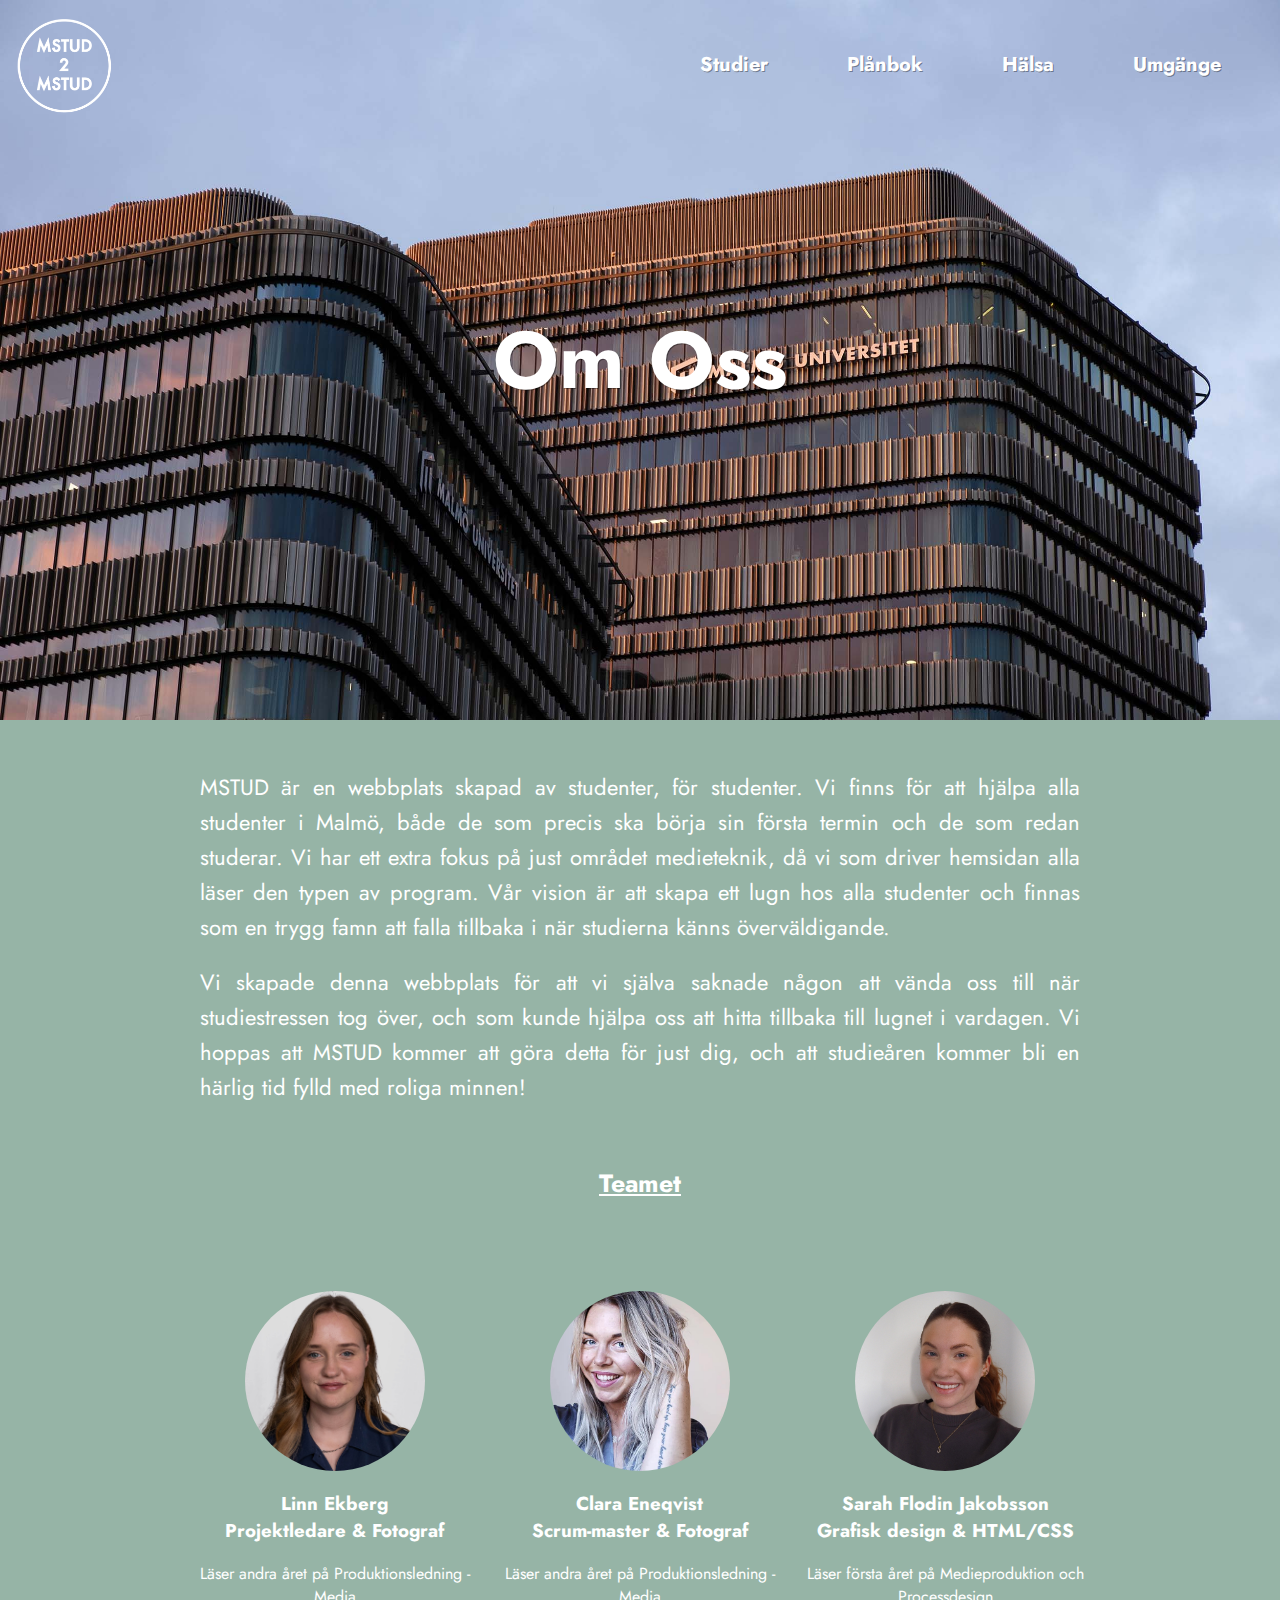
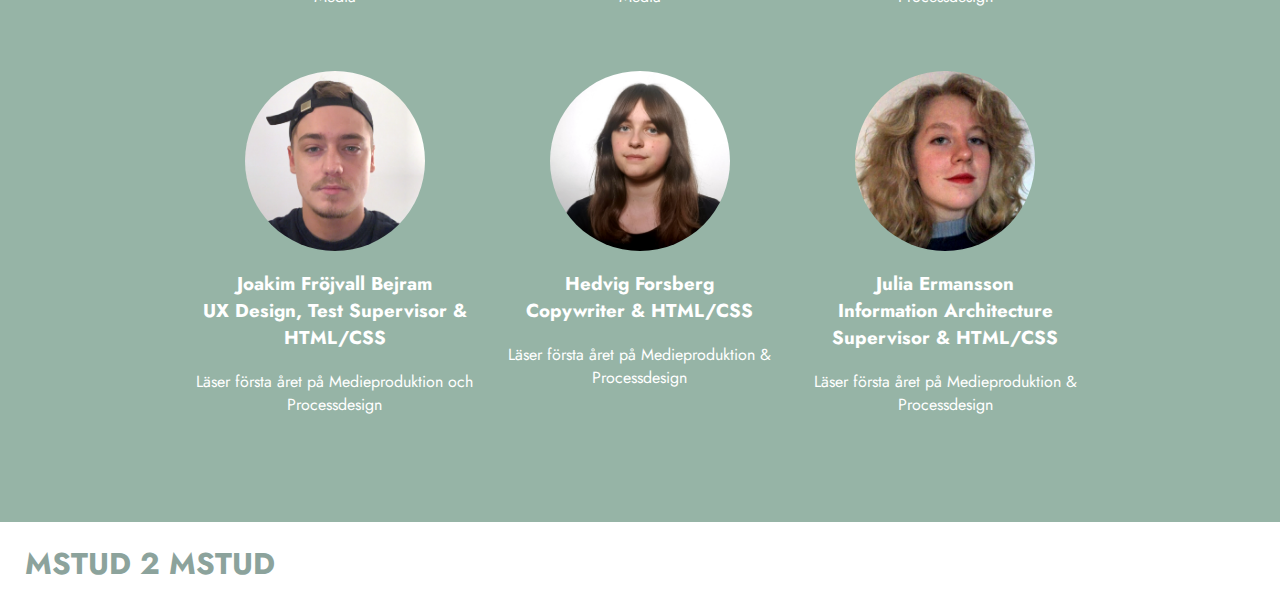
<file: om-oss.html>
<!DOCTYPE html>
<html lang="sv-SE">

<head>
    <meta charset="UTF-8">
    <meta http-equiv="X-UA-Compatible" content="IE=edge">
    <meta name="viewport" content="width=device-width, initial-scale=1.0">
    <title>Om Oss</title>
    <link rel="stylesheet" href="styles_om-oss.css">
    <link rel="shortcut icon" type="image/svg" href="./Bilder/Logotyper/faveicon.svg" />
    <link rel="preconnect" href="https://fonts.googleapis.com">
    <link rel="preconnect" href="https://fonts.gstatic.com" crossorigin>
    <link href="https://fonts.googleapis.com/css2?family=Jost:ital,wght@0,400;0,600;1,400&display=swap"
        rel="stylesheet">
</head>

<body>
    <script src="script.js" defer></script>
    <div id="background-image">
        <a href="./index.html"><img id="logo" src="./Bilder/Logotyper/loggautantext.png" alt="logo"></a>

        <nav class="main-menu">
            <a class="toggle-button">
                <span class="bar"></span>
                <span class="bar"></span>
                <span class="bar"></span>
            </a>
            <nav class="nav-menu">
                <div class="nav-item">
                    <a href="./studier.html">Studier</a>
                    <nav id="studier" class="sub-menu">
                        <a href="./dator.html">Dator</a>
                        <a href="./adobe.html">Adobe</a>
                        <a href="./universitetschecklistan.html">Checklista</a>
                    </nav>
                </div>

                <div class="nav-item">
                    <a href="./planbok.html">Plånbok</a>
                    <nav id="planbok" class="sub-menu">
                        <a href="./secondhand.html">Second Hand</a>
                        <a href="./studentbudget.html">Budget</a>
                    </nav>
                </div>

                <div class="nav-item">
                    <a href="./halsa.html">Hälsa</a>
                    <nav class="sub-menu">
                        <a href="./wildswimming.html">Wild Swimming</a>
                        <a href="./risotto.html">Recept - Risotto</a>
                        <a href="./malmoaretom.html">Malmö Året Om</a>
                    </nav>
                </div>

                <div id="special" class="nav-item">
                    <a href="./umgange.html">Umgänge</a>
                </div>
            </nav>
        </nav>

        <div class="banner">
            <h1>Om Oss</h1>
        </div>
    </div>

    <main>
        <div class="content">
            <p>MSTUD är en webbplats skapad av studenter, för studenter. Vi finns för att hjälpa alla studenter i Malmö,
                både de som precis ska börja sin första termin och de som redan studerar. Vi har ett extra fokus på
                just området medieteknik, då vi som driver hemsidan alla läser den typen av program. Vår vision är att
                skapa ett lugn hos alla studenter och finnas som en trygg famn att falla tillbaka i när studierna känns
                överväldigande.</p>

            <p>Vi skapade denna webbplats för att vi själva saknade någon att vända oss till när studiestressen tog
                över, och som kunde hjälpa oss att hitta tillbaka till lugnet i vardagen. Vi hoppas att MSTUD kommer att
                göra detta för just dig, och att studieåren kommer bli en härlig tid fylld med roliga minnen!</p>


            <h2>Teamet</h2>

        </div>

        <div class="container">
            <div class="grid-navigation">
                <div class="grid-item">
                    <img src="./Bilder/Om_Oss/linn-portratt.jpg" alt="linn">
                    <h3>Linn Ekberg <br> Projektledare & Fotograf</h3>
                    <p>Läser andra året på Produktionsledning - Media</p>
                </div>
                <div class="grid-item">
                    <img src="./Bilder/Om_Oss/clara-portratt.jpg" alt="clara">
                    <h3>Clara Eneqvist <br> Scrum-master & Fotograf</h3>
                    <p>Läser andra året på Produktionsledning - Media</p>
                </div>
                <div class="grid-item">
                    <img src="./Bilder/Om_Oss/sarah-portratt.jpg" alt="sarah">
                    <h3>Sarah Flodin Jakobsson <br> Grafisk design & HTML/CSS</h3>
                    <p>Läser första året på Medieproduktion och Processdesign</p>
                </div>
                <div class="grid-item">
                    <img src="./Bilder/Om_Oss/jocke-portratt.jpg" alt="joakim">
                    <h3>Joakim Fröjvall Bejram <br> UX Design, Test Supervisor & HTML/CSS</h3>
                    <p>Läser första året på Medieproduktion och Processdesign</p>
                </div>
                <div class="grid-item">
                    <img src="./Bilder/Om_Oss/hedvig-portratt.jpg" alt="hedvig">
                    <h3>Hedvig Forsberg <br> Copywriter & HTML/CSS</h3>
                    <p>Läser första året på Medieproduktion & Processdesign</p>
                </div>
                <div class="grid-item">
                    <img src="./Bilder/Om_Oss/julia-portratt.jpg" alt="julia">
                    <h3>Julia Ermansson <br> Information Architecture Supervisor & HTML/CSS</h3>
                    <p>Läser första året på Medieproduktion & Processdesign</p>
                </div>
            </div>
        </div>
    </main>

    <footer>
        <div class="bottom">
            <p>MSTUD 2 MSTUD</p>
        </div>
    </footer>
</body>
</file>
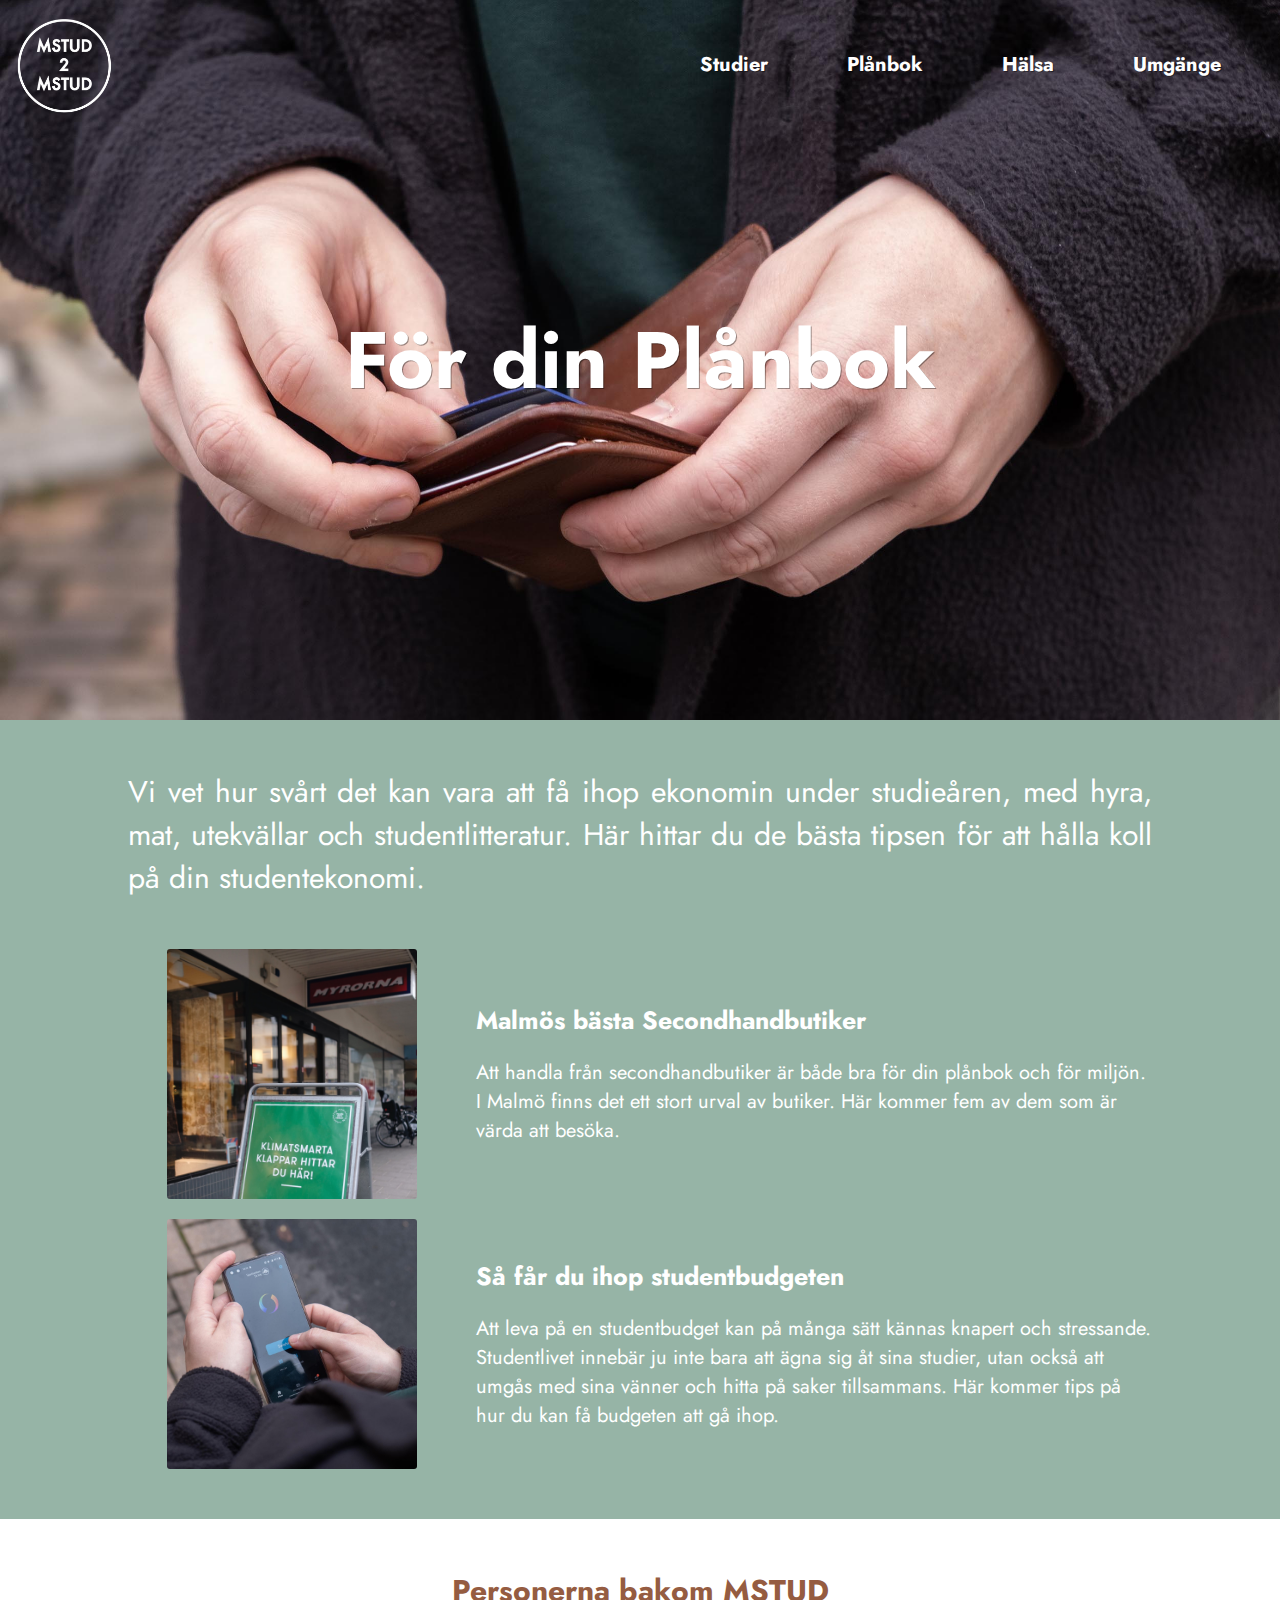
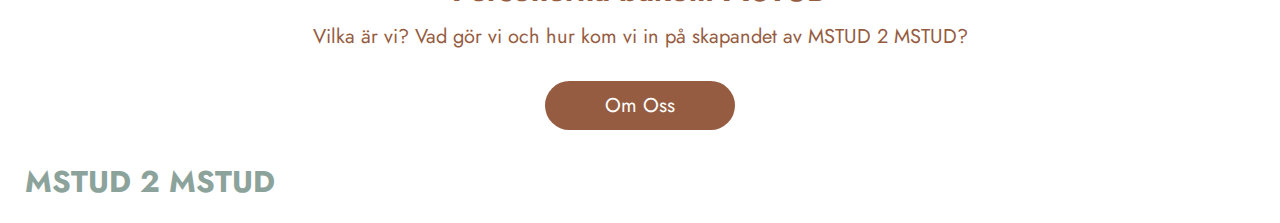
<file: planbok.html>
<!DOCTYPE html>
<html lang="sv-SE">

<head>
    <meta charset="UTF-8">
    <meta http-equiv="X-UA-Compatible" content="IE=edge">
    <meta name="viewport" content="width=device-width, initial-scale=1.0">
    <title>För din Plånbok</title>
    <link rel="stylesheet" href="styles_planbok.css">
    <link rel="shortcut icon" type="image/svg" href="./Bilder/Logotyper/faveicon.svg" />
    <link rel="preconnect" href="https://fonts.googleapis.com">
    <link rel="preconnect" href="https://fonts.gstatic.com" crossorigin>
    <link href="https://fonts.googleapis.com/css2?family=Jost:ital,wght@0,400;0,600;1,400&display=swap"
        rel="stylesheet">
</head>

<body>
    <script src="script.js" defer></script>
    <div id="background-image">
        <a href="./index.html"><img id="logo" src="./Bilder/Logotyper/loggautantext.png" alt="logo"></a>

        <nav class="main-menu">
            <a class="toggle-button">
                <span class="bar"></span>
                <span class="bar"></span>
                <span class="bar"></span>
            </a>
            <nav class="nav-menu">
                <div class="nav-item">
                    <a href="./studier.html">Studier</a>
                    <nav id="studier" class="sub-menu">
                        <a href="./dator.html">Dator</a>
                        <a href="./adobe.html">Adobe</a>
                        <a href="./universitetschecklistan.html">Checklista</a>
                    </nav>
                </div>

                <div class="nav-item">
                    <a href="./planbok.html">Plånbok</a>
                    <nav id="planbok" class="sub-menu">
                        <a href="./secondhand.html">Second Hand</a>
                        <a href="./studentbudget.html">Budget</a>
                    </nav>
                </div>

                <div class="nav-item">
                    <a href="./halsa.html">Hälsa</a>
                    <nav class="sub-menu">
                        <a href="./wildswimming.html">Wild Swimming</a>
                        <a href="./risotto.html">Recept - Risotto</a>
                        <a href="./malmoaretom.html">Malmö Året Om</a>
                    </nav>
                </div>

                <div id="special" class="nav-item">
                    <a href="./umgange.html">Umgänge</a>
                </div>
            </nav>
        </nav>

        <div class="banner">
            <h1>För din Plånbok</h1>
        </div>
    </div>

    <main>
        <div class="content">
            <p>Vi vet hur svårt det kan vara att få ihop ekonomin under studieåren, med hyra, mat, utekvällar och
                studentlitteratur.
                Här hittar du de bästa tipsen för att hålla koll på din studentekonomi.</p>

            <div class="list">
                <div class="a1">
                    <h2><a href="./secondhand.html">Malmös bästa Secondhandbutiker</a></h2>
                    <p>Att handla från secondhandbutiker är både bra för din plånbok och för miljön. I Malmö finns det
                        ett stort
                        urval av butiker. Här kommer fem av dem som är värda att besöka.</p>
                </div>

                <div class="a2">
                    <h2><a href="./studentbudget.html">Så får du ihop studentbudgeten</a></h2>
                    <p>Att leva på en studentbudget kan på många sätt kännas knapert och stressande. Studentlivet
                        innebär ju
                        inte
                        bara att ägna sig åt sina studier, utan också att umgås med sina vänner och hitta på saker
                        tillsammans.
                        Här
                        kommer tips på hur du kan få budgeten att gå ihop.</p>
                </div>

                <a href="./secondhand.html"><img class="b1" src="Bilder/Webbplatsen/Fyrkantiga bilder/secondhand2.jpg"
                        alt=""></a>
                <a href="./studentbudget.html"><img class="b2" src="Bilder/Webbplatsen/swish-kvadrat.jpg" alt=""></a>

            </div>
        </div>
        </div>
    </main>

    <footer>
        <div id="om-oss">
            <h3> Personerna bakom MSTUD</h3>
            <p> Vilka är vi? Vad gör vi och hur kom vi in på skapandet av MSTUD 2 MSTUD?</p>
            <a href="./om-oss.html">Om Oss</a>
        </div>

        <div class="bottom">
            <p>MSTUD 2 MSTUD</p>
        </div>
    </footer>
</body>

</html>
</file>
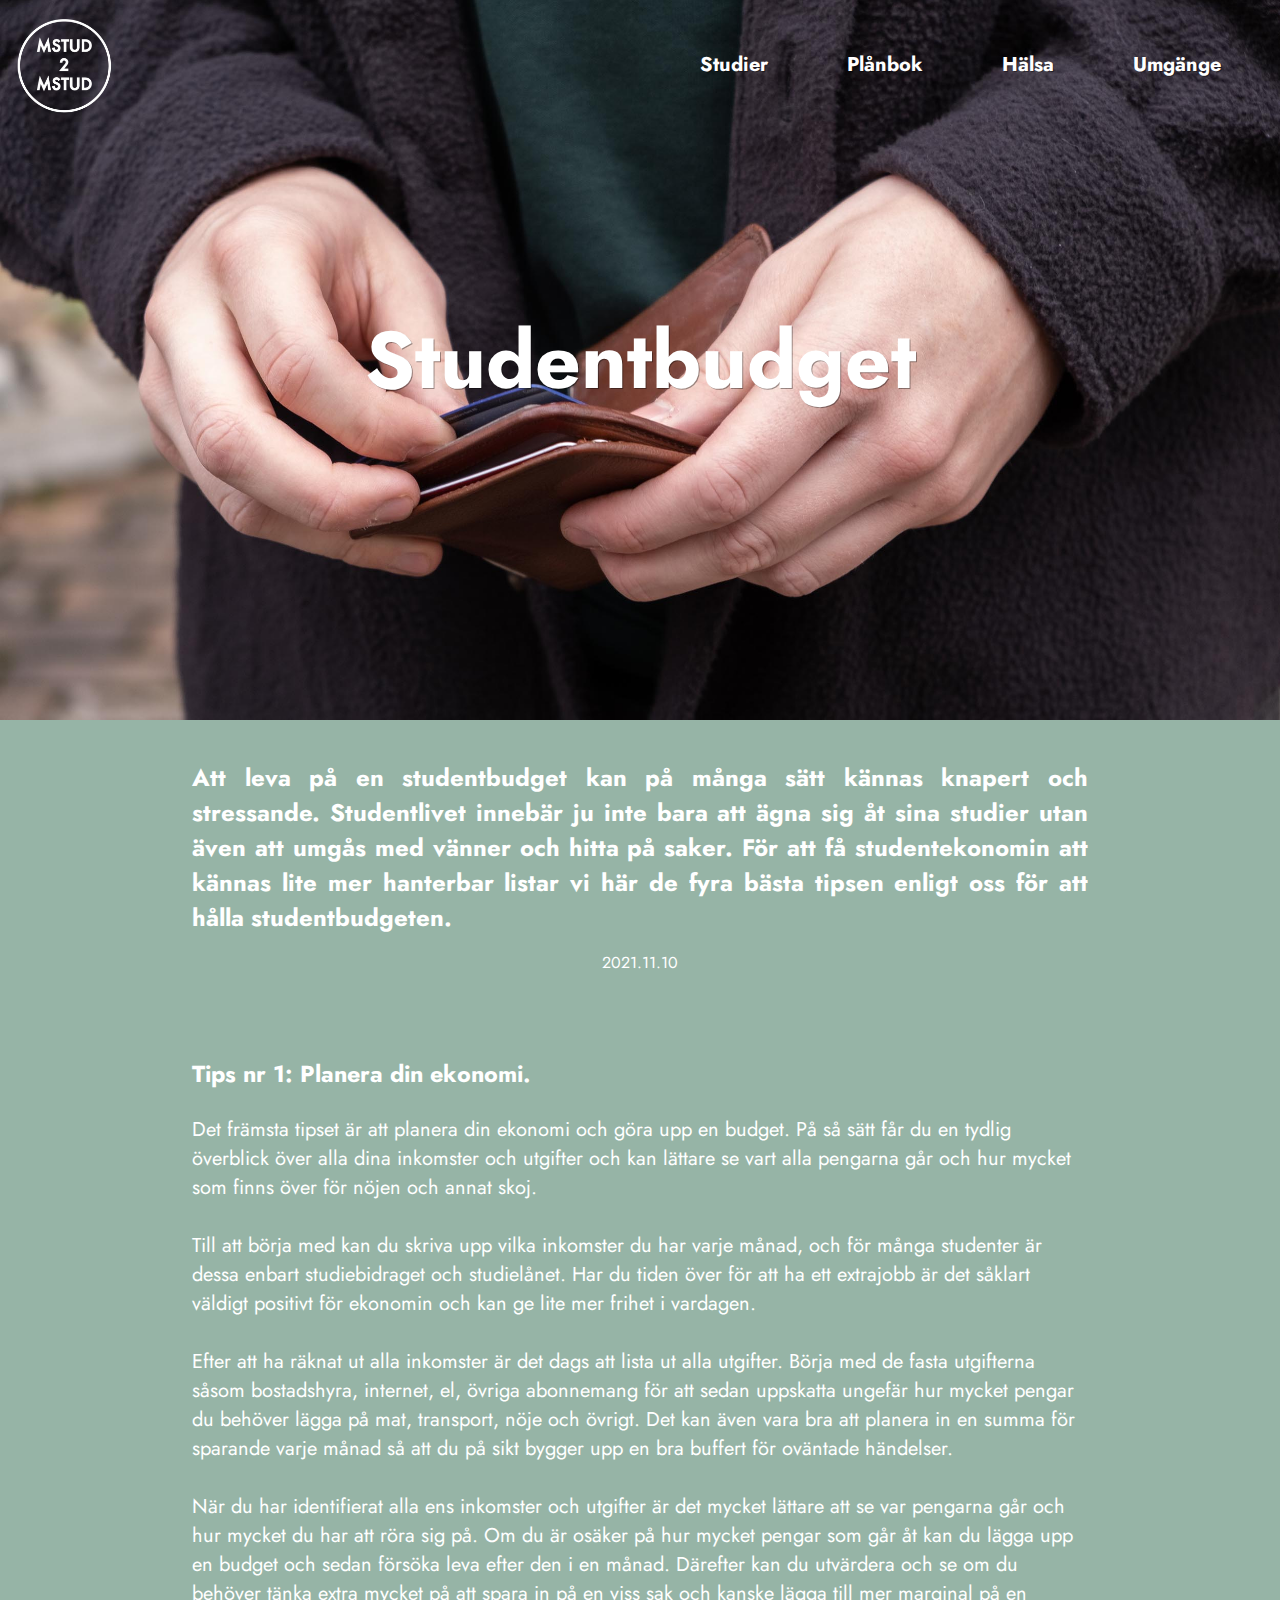
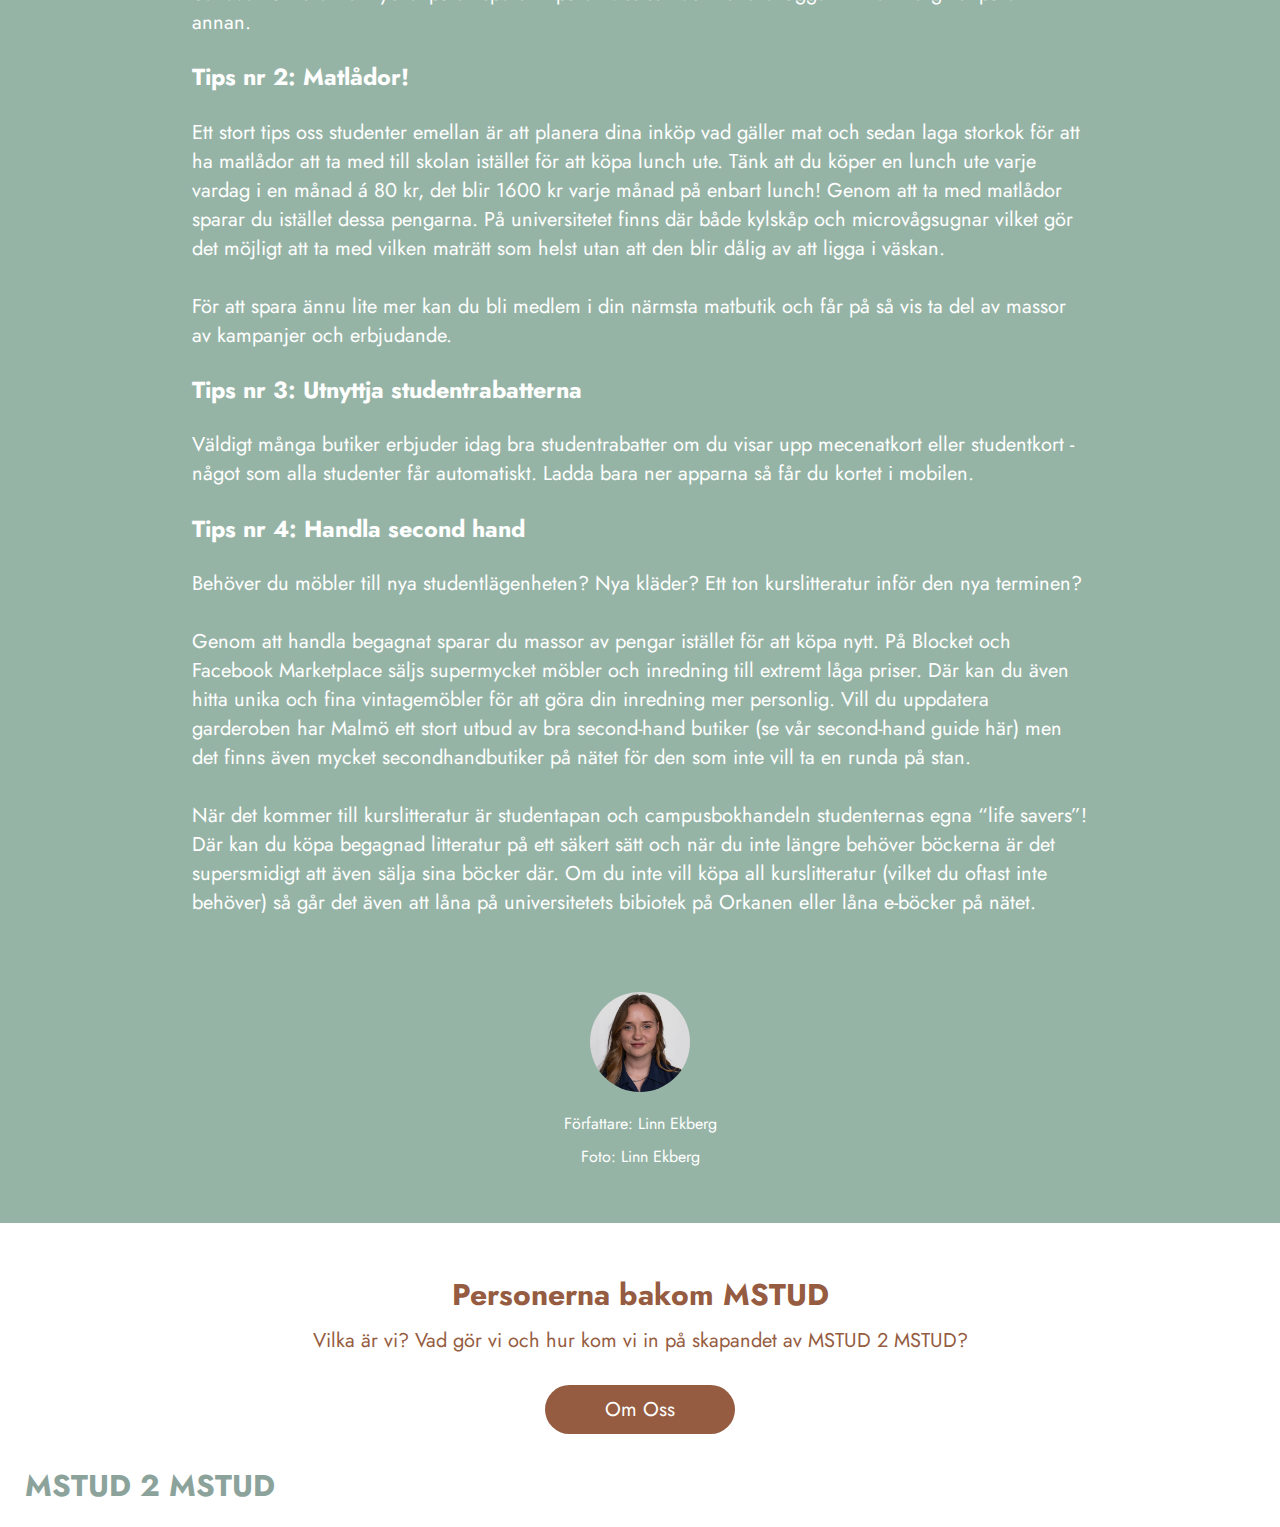
<file: studentbudget.html>
<!DOCTYPE html>
<html lang="sv-SE">

<head>
    <meta charset="UTF-8">
    <meta http-equiv="X-UA-Compatible" content="IE=edge">
    <meta name="viewport" content="width=device-width, initial-scale=1.0">
    <title>Studentbudget</title>
    <link rel="stylesheet" href="artikel_budget.css">
    <link rel="shortcut icon" type="image/svg" href="./Bilder/Logotyper/faveicon.svg" />
    <link rel="preconnect" href="https://fonts.googleapis.com">
    <link rel="preconnect" href="https://fonts.gstatic.com" crossorigin>
    <link href="https://fonts.googleapis.com/css2?family=Jost:ital,wght@0,400;0,600;1,400&display=swap"
        rel="stylesheet">
</head>

<body>
    <script src="script.js" defer></script>
    <div id="background-image">
        <a href="./index.html"><img id="logo" src="./Bilder/Logotyper/loggautantext.png" alt="logo"></a>

        <nav class="main-menu">
            <a class="toggle-button">
                <span class="bar"></span>
                <span class="bar"></span>
                <span class="bar"></span>
            </a>
            <nav class="nav-menu">
                <div class="nav-item">
                    <a href="./studier.html">Studier</a>
                    <nav id="studier" class="sub-menu">
                        <a href="./dator.html">Dator</a>
                        <a href="./adobe.html">Adobe</a>
                        <a href="./universitetschecklistan.html">Checklista</a>
                    </nav>
                </div>

                <div class="nav-item">
                    <a href="./planbok.html">Plånbok</a>
                    <nav id="planbok" class="sub-menu">
                        <a href="./secondhand.html">Second Hand</a>
                        <a href="./studentbudget.html">Budget</a>
                    </nav>
                </div>

                <div class="nav-item">
                    <a href="./halsa.html">Hälsa</a>
                    <nav class="sub-menu">
                        <a href="./wildswimming.html">Wild Swimming</a>
                        <a href="./risotto.html">Recept - Risotto</a>
                        <a href="./malmoaretom.html">Malmö Året Om</a>
                    </nav>
                </div>

                <div id="special" class="nav-item">
                    <a href="./umgange.html">Umgänge</a>
                </div>
            </nav>
        </nav>
        <div class="banner">
            <h1>Studentbudget</h1>

        </div>
    </div>

    <main>

        <div class="container">
            <h2>Att leva på en studentbudget kan på många sätt kännas knapert och stressande. Studentlivet innebär ju
                inte bara att ägna sig åt sina studier utan även att umgås med vänner och hitta på saker. För att få
                studentekonomin att kännas lite mer hanterbar listar vi här de fyra bästa tipsen enligt oss för att
                hålla studentbudgeten.
            </h2>
            <p>2021.11.10</p>

            <div class="content">
                <div id=p1>
                    <p>
                    <h3>Tips nr 1: Planera din ekonomi.</h3>
                    Det främsta tipset är att planera din ekonomi och göra upp en budget. På så sätt får du en
                    tydlig överblick över alla dina inkomster och utgifter och kan lättare se vart alla pengarna går
                    och hur mycket som finns över för nöjen och annat skoj. <br><br>Till att börja med kan du skriva upp
                    vilka inkomster du har varje månad, och för många studenter är dessa enbart studiebidraget och
                    studielånet. Har du tiden över för att ha ett extrajobb är det såklart väldigt positivt för
                    ekonomin och kan ge lite mer frihet i vardagen. <br><br>Efter att ha räknat ut alla inkomster är det
                    dags att lista ut alla utgifter. Börja med de fasta utgifterna såsom bostadshyra, internet, el,
                    övriga abonnemang för att sedan uppskatta ungefär hur mycket pengar du behöver lägga på mat,
                    transport, nöje och övrigt. Det kan även vara bra att planera in en summa för sparande varje
                    månad så att du på sikt bygger upp en bra buffert för oväntade händelser.

                    <br><br>När du har identifierat alla ens inkomster och utgifter är det mycket lättare att se var
                    pengarna går och hur mycket du har att röra sig på. Om du är osäker på hur mycket pengar som går
                    åt kan du lägga upp en budget och sedan försöka leva efter den i en månad. Därefter kan du
                    utvärdera och se om du behöver tänka extra mycket på att spara in på en viss sak och kanske
                    lägga till mer marginal på en annan.

                    <h3>Tips nr 2: Matlådor!</h3>
                    Ett stort tips oss studenter emellan är att planera dina inköp vad gäller mat och sedan laga
                    storkok för att ha matlådor att ta med till skolan istället för att köpa lunch ute. Tänk att du
                    köper en lunch ute varje vardag i en månad á 80 kr, det blir 1600 kr varje månad på enbart
                    lunch! Genom att ta med matlådor sparar du istället dessa pengarna. På universitetet finns där
                    både kylskåp och microvågsugnar vilket gör det möjligt att ta med vilken maträtt som helst utan
                    att den blir dålig av att ligga i väskan.

                    <br><br>För att spara ännu lite mer kan du bli medlem i din närmsta matbutik och får på så vis ta
                    del av
                    massor av kampanjer och erbjudande.

                    <h3>Tips nr 3: Utnyttja studentrabatterna</h3>
                    Väldigt många butiker erbjuder idag bra studentrabatter om du visar upp mecenatkort eller
                    studentkort - något som alla studenter får automatiskt. Ladda bara ner apparna så får du kortet
                    i mobilen.

                    <h3>Tips nr 4: Handla second hand</h3>
                    Behöver du möbler till nya studentlägenheten? Nya kläder? Ett ton kurslitteratur inför den nya
                    terminen?

                    <br><br>Genom att handla begagnat sparar du massor av pengar istället för att köpa nytt. På Blocket
                    och
                    Facebook Marketplace säljs supermycket möbler och inredning till extremt låga priser. Där kan du
                    även hitta unika och fina vintagemöbler för att göra din inredning mer personlig. Vill du
                    uppdatera garderoben har Malmö ett stort utbud av bra second-hand butiker (se vår second-hand
                    guide här) men det finns även mycket secondhandbutiker på nätet för den som inte vill ta en
                    runda på stan.

                    <br><br>När det kommer till kurslitteratur är studentapan och campusbokhandeln studenternas egna
                    “life
                    savers”! Där kan du köpa begagnad litteratur på ett säkert sätt och när du inte längre behöver
                    böckerna är det supersmidigt att även sälja sina böcker där. Om du inte vill köpa all
                    kurslitteratur (vilket du oftast inte behöver) så går det även att låna på universitetets
                    bibiotek på Orkanen eller låna e-böcker på nätet. </p>


                </div>
            </div>
        </div>

        <div class="information">
            <img src="./Bilder/Om_Oss/linn-portratt.jpg" alt="Linn">
            <p>Författare: Linn Ekberg</p>
            <p>Foto: Linn Ekberg</p>
        </div>
    </main>

    <footer>
        <div id="om-oss">
            <h3> Personerna bakom MSTUD</h3>
            <p> Vilka är vi? Vad gör vi och hur kom vi in på skapandet av MSTUD 2 MSTUD?</p>
            <a href="./om-oss.html">Om Oss</a>
        </div>

        <div class="bottom">
            <p>MSTUD 2 MSTUD</p>
        </div>
    </footer>
</body>
</file>
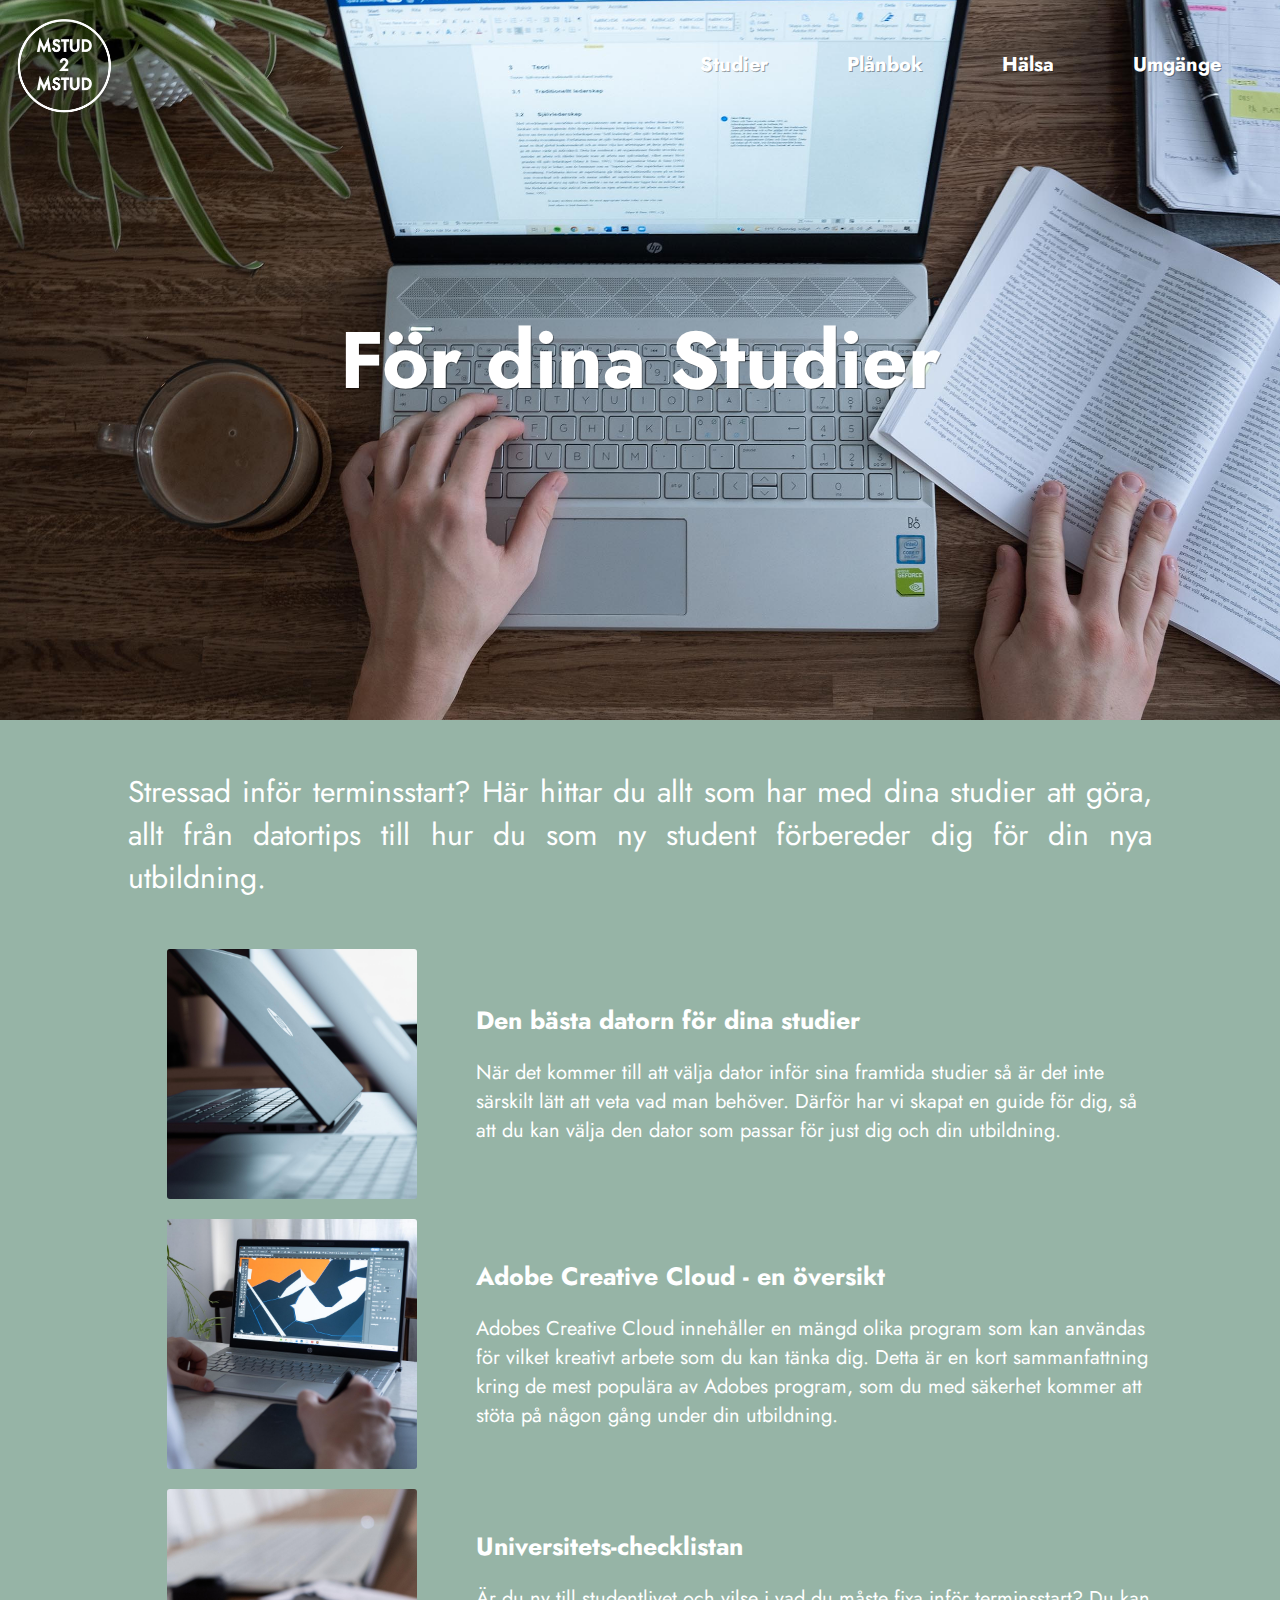
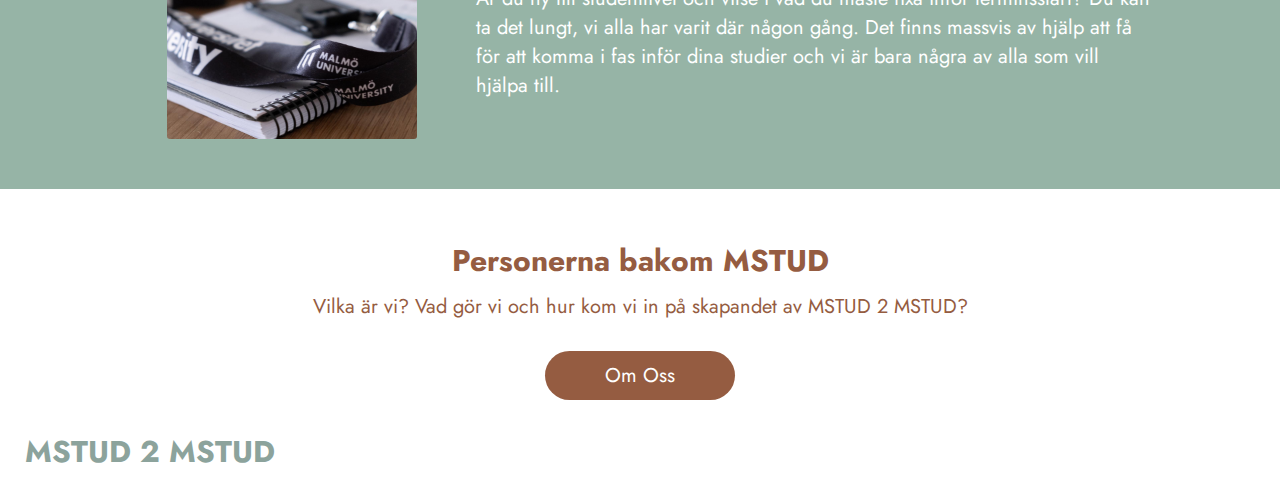
<file: studier.html>
<!DOCTYPE html>
<html lang="sv-SE">

<head>
    <meta charset="UTF-8">
    <meta http-equiv="X-UA-Compatible" content="IE=edge">
    <meta name="viewport" content="width=device-width, initial-scale=1.0">
    <title>För dina Studier</title>
    <link rel="stylesheet" href="styles_studier.css">
    <link rel="shortcut icon" type="image/svg" href="./Bilder/Logotyper/faveicon.svg" />
    <link rel="preconnect" href="https://fonts.googleapis.com">
    <link rel="preconnect" href="https://fonts.gstatic.com" crossorigin>
    <link href="https://fonts.googleapis.com/css2?family=Jost:ital,wght@0,400;0,600;1,400&display=swap"
        rel="stylesheet">
</head>

<body>
    <script src="script.js" defer></script>
    <div id="background-image">
        <a href="./index.html"><img id="logo" src="./Bilder/Logotyper/loggautantext.png" alt="logo"></a>

        <nav class="main-menu">
            <a class="toggle-button">
                <span class="bar"></span>
                <span class="bar"></span>
                <span class="bar"></span>
            </a>
            <nav class="nav-menu">
                <div class="nav-item">
                    <a href="./studier.html">Studier</a>
                    <nav id="studier" class="sub-menu">
                        <a href="./dator.html">Dator</a>
                        <a href="./adobe.html">Adobe</a>
                        <a href="./universitetschecklistan.html">Checklista</a>
                    </nav>
                </div>

                <div class="nav-item">
                    <a href="./planbok.html">Plånbok</a>
                    <nav id="planbok" class="sub-menu">
                        <a href="./secondhand.html">Second Hand</a>
                        <a href="./studentbudget.html">Budget</a>
                    </nav>
                </div>

                <div class="nav-item">
                    <a href="./halsa.html">Hälsa</a>
                    <nav class="sub-menu">
                        <a href="./wildswimming.html">Wild Swimming</a>
                        <a href="./risotto.html">Recept - Risotto</a>
                        <a href="./malmoaretom.html">Malmö Året Om</a>
                    </nav>
                </div>

                <div id="special" class="nav-item">
                    <a href="./umgange.html">Umgänge</a>
                </div>
            </nav>
        </nav>

        <div class="banner">
            <h1>För dina Studier</h1>
        </div>

    </div>


    <main>
        <div class="content">
            <p>Stressad inför terminsstart? Här hittar du allt som har med dina studier att göra, allt från datortips
                till
                hur
                du som ny student förbereder dig för din nya utbildning.</p>

            <div class="list">
                <div class="a1">
                    <h2><a href="./dator.html">Den bästa datorn för dina studier</a></h2>
                    <p>När det kommer till att välja dator inför sina framtida studier så är det inte särskilt lätt att
                        veta
                        vad man
                        behöver. Därför har vi skapat en guide för dig, så att du kan välja den dator som passar för
                        just
                        dig och
                        din utbildning.</p>
                </div>

                <div class="a2">
                    <h2><a href="./adobe.html">Adobe Creative Cloud - en översikt</a></h2>
                    <p>Adobes Creative Cloud innehåller en mängd olika program som kan användas för vilket kreativt
                        arbete
                        som du
                        kan tänka dig. Detta är en kort sammanfattning kring de mest populära av Adobes program, som du
                        med
                        säkerhet
                        kommer att stöta på någon gång under din utbildning.</p>
                </div>

                <div class="a3">
                    <h2><a href="./universitetschecklistan.html">Universitets-checklistan</a></h2>
                    <p>Är du ny till studentlivet och vilse i vad du måste fixa inför terminsstart? Du kan ta det
                        lungt, vi
                        alla har
                        varit där någon gång. Det finns massvis av hjälp att få för att komma i fas inför dina
                        studier och
                        vi är
                        bara några av alla som vill hjälpa till.</p>
                </div>

                <a href="./dator.html"><img class="b1" src="Bilder/Webbplatsen/dator-kvadrat.jpg" alt=""></a>
                <a href="./adobe.html"><img class="b2" src="Bilder/Webbplatsen/adobe-kvadrat.jpg" alt=""></a>
                <a href="./universitetschecklistan.html"><img class="b3" src="Bilder/Webbplatsen/checklista-kvadrat.jpg"
                        alt=""></a>

            </div>
        </div>
        </div>
    </main>

    <footer>
        <div id="om-oss">
            <h3> Personerna bakom MSTUD</h3>
            <p> Vilka är vi? Vad gör vi och hur kom vi in på skapandet av MSTUD 2 MSTUD?</p>
            <a href="./om-oss.html">Om Oss</a>
        </div>

        <div class="bottom">
            <p>MSTUD 2 MSTUD</p>
        </div>
    </footer>

</body>

</html>
</file>
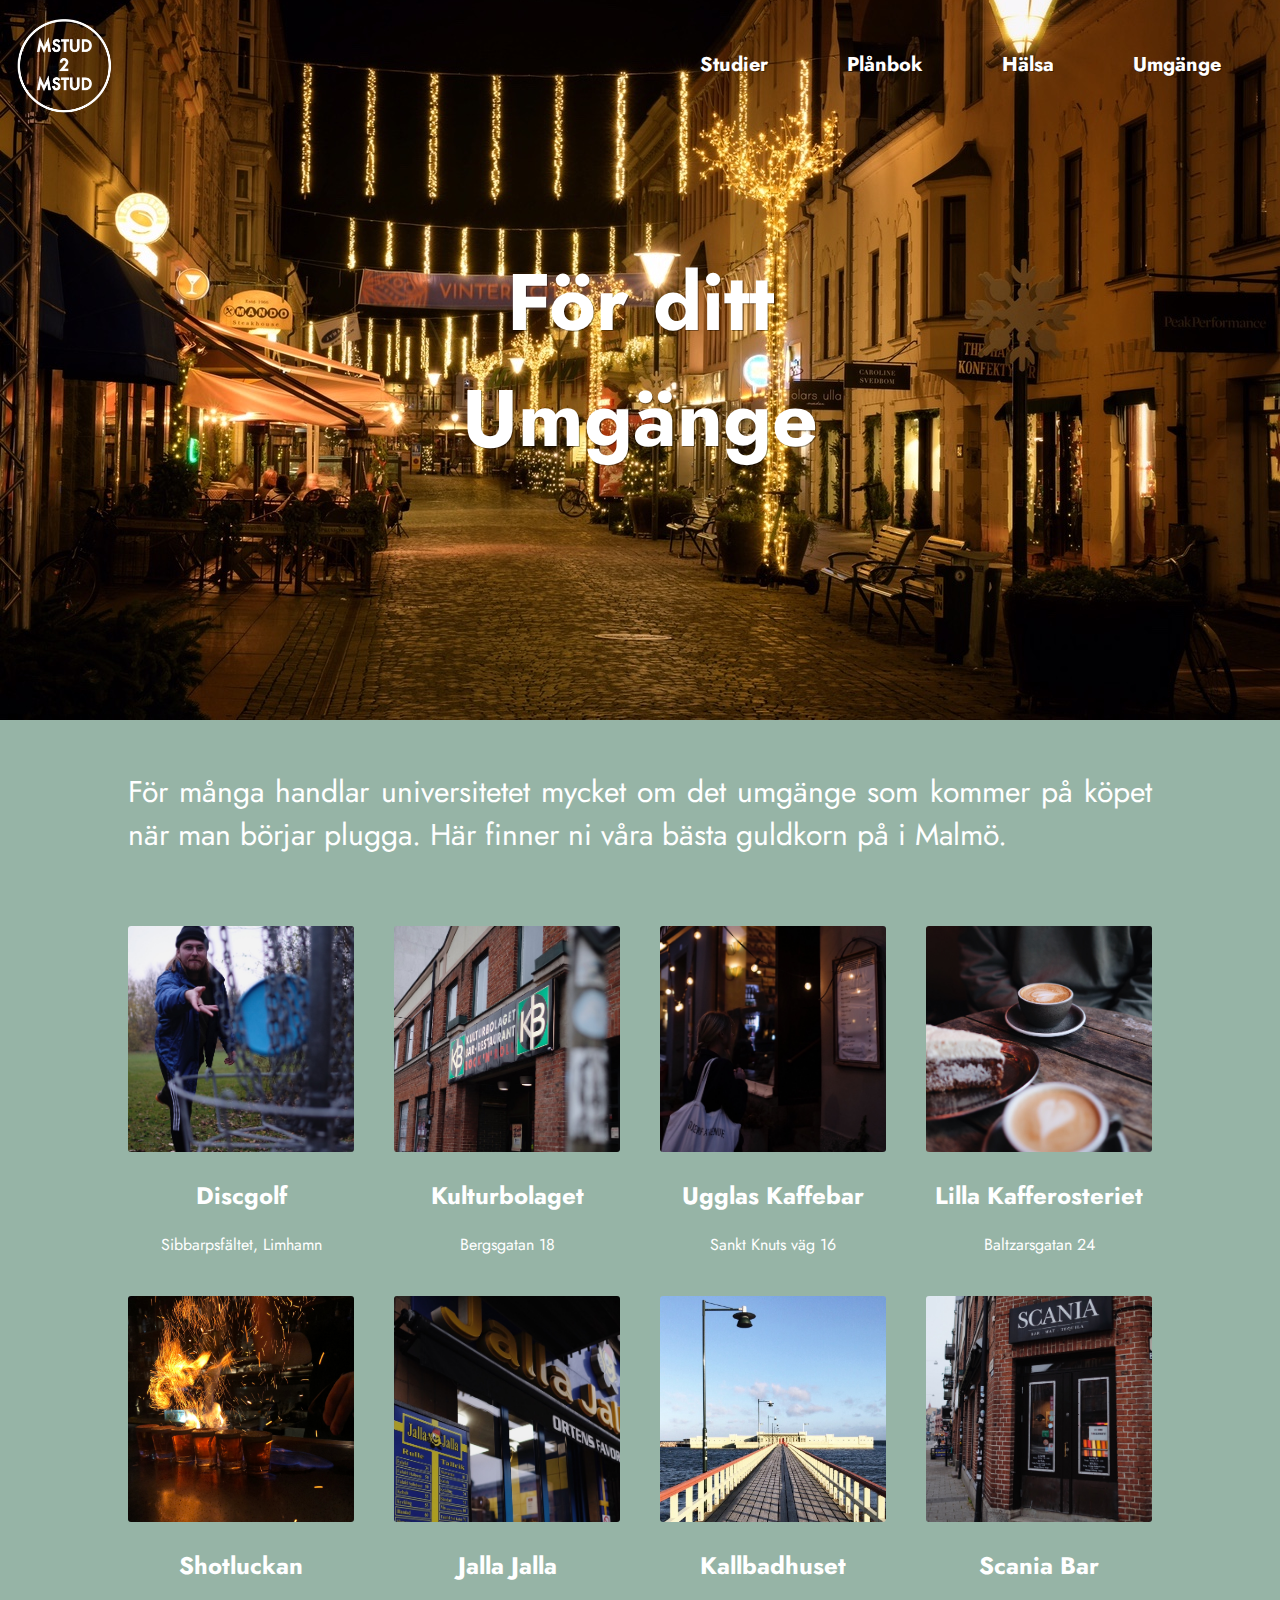
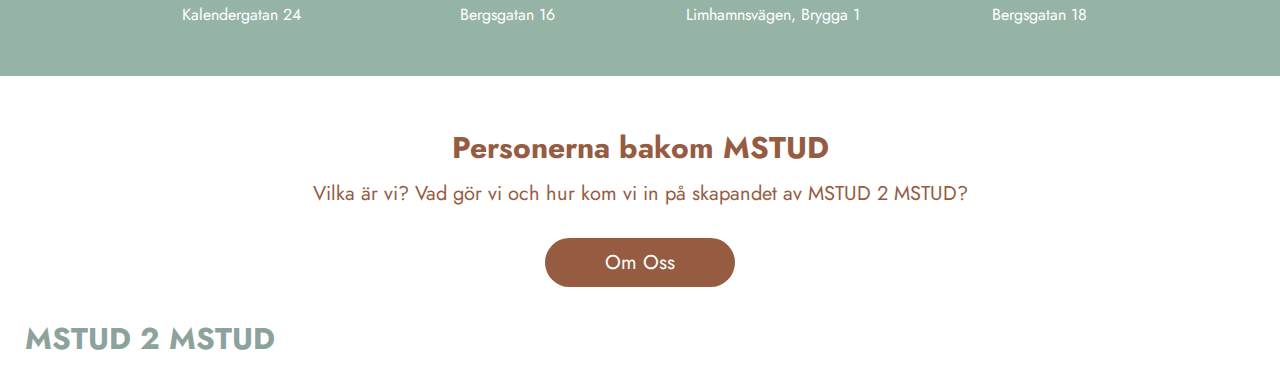
<file: umgange.html>
<!DOCTYPE html>
<html lang="sv-SE">

<head>
    <meta charset="UTF-8">
    <meta http-equiv="X-UA-Compatible" content="IE=edge">
    <meta name="viewport" content="width=device-width, initial-scale=1.0">
    <title>För ditt Umgänge</title>
    <link rel="stylesheet" href="styles_umgange.css">
    <link rel="shortcut icon" type="image/svg" href="./Bilder/Logotyper/faveicon.svg" />
    <link rel="preconnect" href="https://fonts.googleapis.com">
    <link rel="preconnect" href="https://fonts.gstatic.com" crossorigin>
    <link href="https://fonts.googleapis.com/css2?family=Jost:ital,wght@0,400;0,600;1,400&display=swap"
        rel="stylesheet">
</head>

<body>
    <script src="script.js" defer></script>
    <div id="background-image">
        <a href="./index.html"><img id="logo" src="./Bilder/Logotyper/loggautantext.png" alt="logo"></a>

        <nav class="main-menu">
            <a class="toggle-button">
                <span class="bar"></span>
                <span class="bar"></span>
                <span class="bar"></span>
            </a>
            <nav class="nav-menu">
                <div class="nav-item">
                    <a href="./studier.html">Studier</a>
                    <nav id="studier" class="sub-menu">
                        <a href="./dator.html">Dator</a>
                        <a href="./adobe.html">Adobe</a>
                        <a href="./universitetschecklistan.html">Checklista</a>
                    </nav>
                </div>

                <div class="nav-item">
                    <a href="./planbok.html">Plånbok</a>
                    <nav id="planbok" class="sub-menu">
                        <a href="./secondhand.html">Second Hand</a>
                        <a href="./studentbudget.html">Budget</a>
                    </nav>
                </div>

                <div class="nav-item">
                    <a href="./halsa.html">Hälsa</a>
                    <nav class="sub-menu">
                        <a href="./wildswimming.html">Wild Swimming</a>
                        <a href="./risotto.html">Recept - Risotto</a>
                        <a href="./malmoaretom.html">Malmö Året Om</a>
                    </nav>
                </div>

                <div id="special" class="nav-item">
                    <a href="./umgange.html">Umgänge</a>
                </div>
            </nav>
        </nav>

        <div class="banner">
            <h1>För ditt Umgänge</h1>
        </div>

    </div>


    <main>
        <div class="content">
            <p>För många handlar universitetet mycket om det umgänge som kommer på köpet när man börjar plugga. Här
                finner ni våra bästa guldkorn på i Malmö.</p>
            <div class="grid">
                <div class="grid-item">
                    <a href="https://malmo.se/Uppleva-och-gora/Fritidsaktiviteter/Idrott--traning/Sporter/Frisbeegolf--discgolfbanor.html"
                        target="_blank">
                        <img src="./Bilder/Webbplatsen/Fyrkantiga bilder/discgolf2.jpg" alt="">
                        <h2>Discgolf</h2>
                    </a>
                    <a href="https://goo.gl/maps/7QQzYeH6KHautfD88" target="_blank">
                        <p>Sibbarpsfältet, Limhamn </p>
                    </a>
                </div>

                <div class="grid-item">
                    <a href="https://kulturbolaget.se/" target="_blank">
                        <img src="./Bilder/Webbplatsen/Fyrkantiga bilder/kb.jpg" alt="">
                        <h2>Kulturbolaget</h2>
                    </a>
                    <a href="https://goo.gl/maps/WooveHuH77QzCZcW9" target="_blank">
                        <p>Bergsgatan 18</p>
                    </a>
                </div>

                <div class="grid-item">
                    <a href="https://ugglakaffebar.se/" target="_blank">
                        <img src="./Bilder/Webbplatsen/ugglascafe2.jpg" alt="">
                        <h2>Ugglas Kaffebar</h2>
                    </a>
                    <a href="https://goo.gl/maps/VBXKKRXcbtK1B2po8" target="_blank">
                        <p> Sankt Knuts väg 16 </p>
                    </a>
                </div>

                <div class="grid-item">
                    <a href="https://www.lillakafferosteriet.se/" target="_blank">
                        <img src="./Bilder/Webbplatsen/Fyrkantiga bilder/lillakafferosteriet.jpg" alt="">
                        <h2>Lilla Kafferosteriet</h2>
                    </a>
                    <a href="https://goo.gl/maps/QREP2b7xaFQDotGc9" target="_blank">
                        <p> Baltzarsgatan 24 </p>
                    </a>
                </div>

                <div class="grid-item">
                    <a href="https://shotluckan.se/" target="_blank">
                        <img src="./Bilder/Webbplatsen/Fyrkantiga bilder/shottluckan.jpg" alt="">
                        <h2>Shotluckan</h2>
                    </a>
                    <a href="https://goo.gl/maps/rxkxYhrdbMt2YG266" target="_blank">
                        <p> Kalendergatan 24 </p>
                    </a>
                </div>

                <div class="grid-item">
                    <a href="https://jallajallamalmo.se/" target="_blank">
                        <img src="./Bilder/Webbplatsen/Fyrkantiga bilder/falafel.jpg" alt="">
                        <h2>Jalla Jalla</h2>
                    </a>
                    <a href="https://goo.gl/maps/KAx29j3HNhBVkGYp6" target="_blank">
                        <p> Bergsgatan 16 </p>
                    </a>
                </div>

                <div class="grid-item">
                    <a href="https://www.ribersborgskallbadhus.se/sv" target="_blank">
                        <img src="./Bilder/Webbplatsen/Fyrkantiga bilder/kallbadhus.jpg" alt="">
                        <h2>Kallbadhuset</h2>
                    </a>
                    <a href="https://goo.gl/maps/gfAgTpZm8t3xjDbB7" target="_blank">
                        <p>Limhamnsvägen, Brygga 1</p>
                    </a>
                </div>

                <div class="grid-item">
                    <a href="http://www.scaniabar.se/" target="_blank">
                        <img src="./Bilder/Webbplatsen/Fyrkantiga bilder/scania2.jpg" alt="">
                        <h2>Scania Bar</h2>
                    </a>
                    <a href="https://goo.gl/maps/98NvnJen1dux4cua6" target="_blank">
                        <p>Bergsgatan 18</p>
                    </a>
                </div>
            </div>
    </main>

    <footer>
        <div id="om-oss">
            <h3> Personerna bakom MSTUD</h3>
            <p> Vilka är vi? Vad gör vi och hur kom vi in på skapandet av MSTUD 2 MSTUD?</p>
            <a href="./om-oss.html">Om Oss</a>
        </div>

        <div class="bottom">
            <p>MSTUD 2 MSTUD</p>
        </div>
    </footer>
</body>
</file>
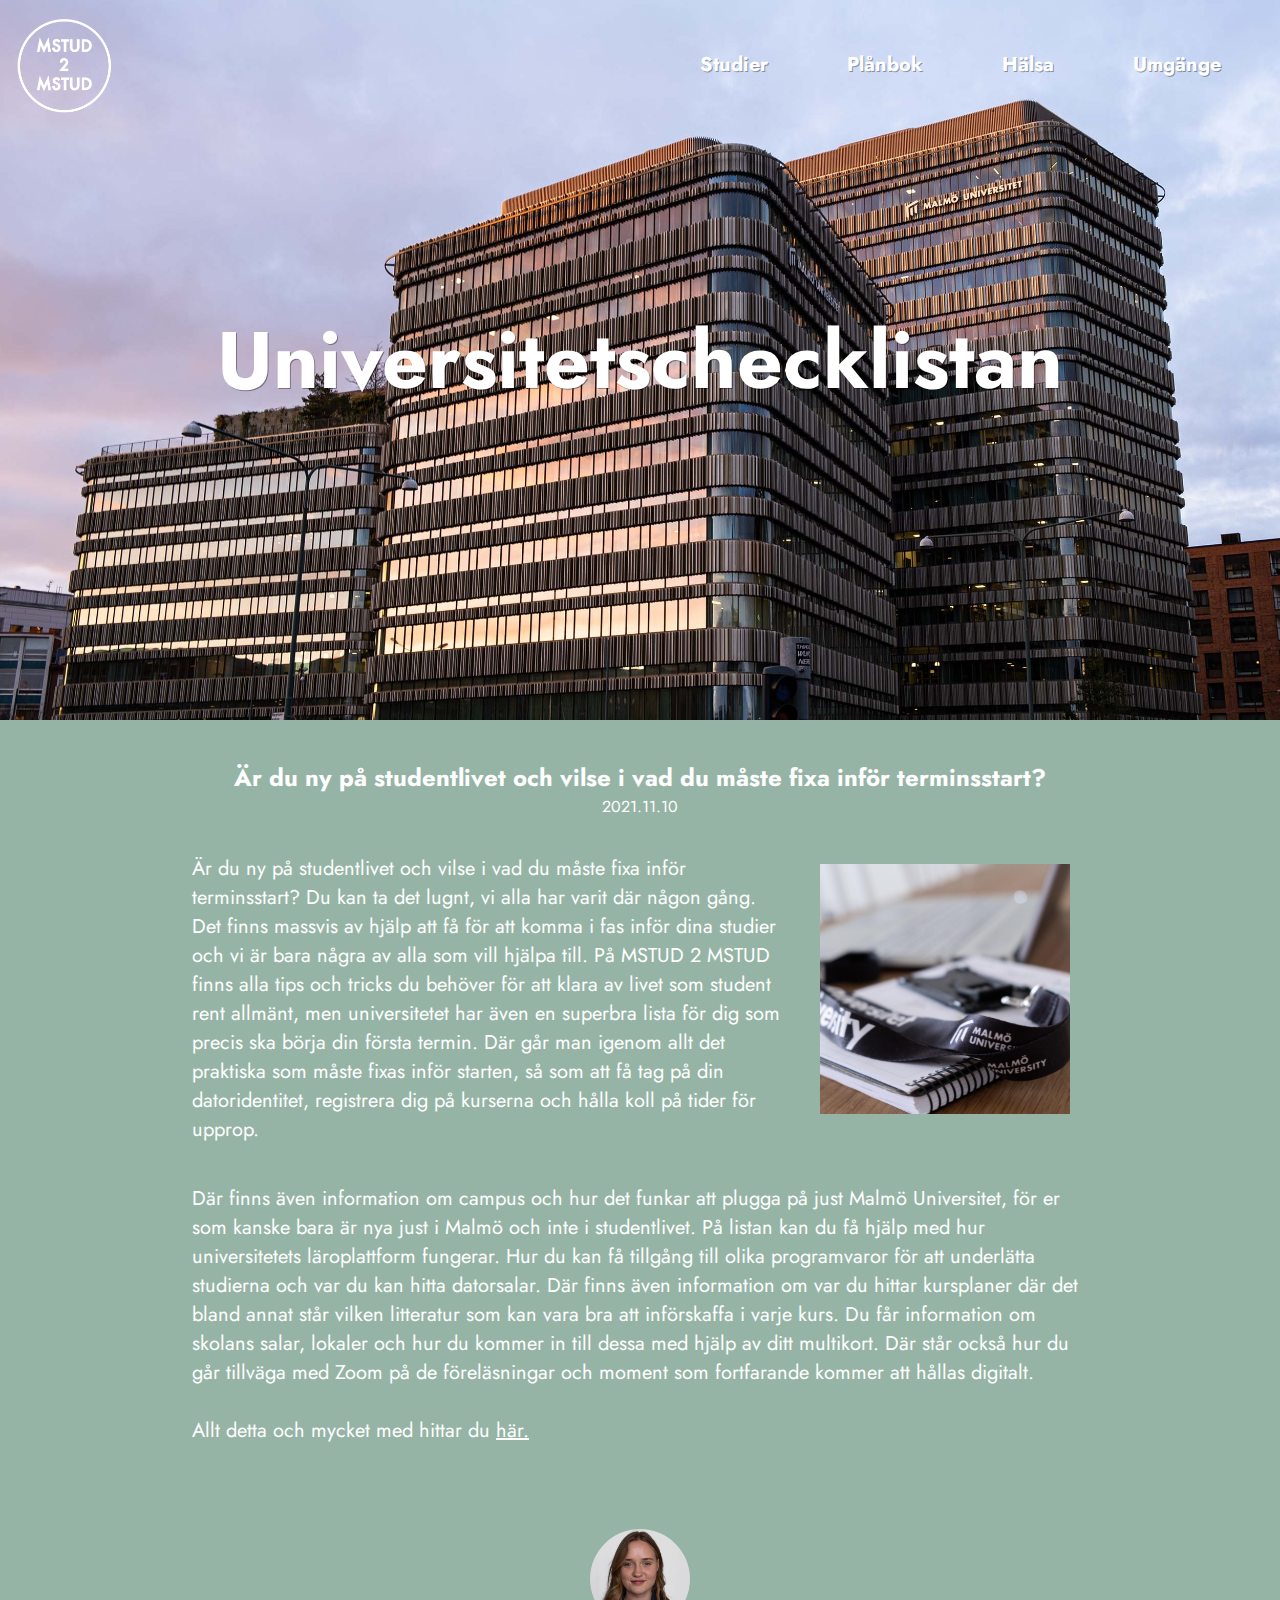
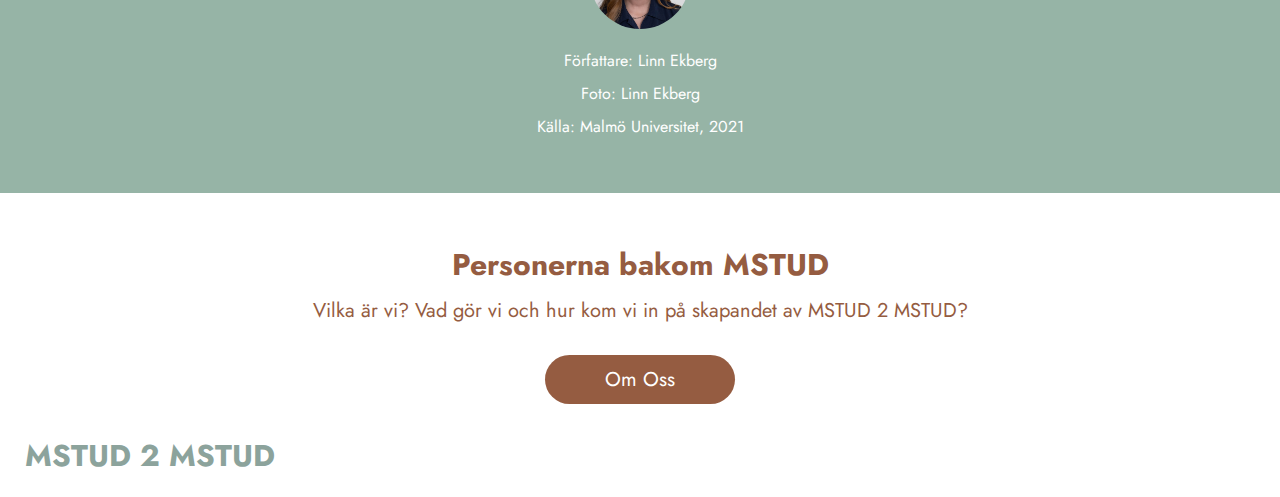
<file: universitetschecklistan.html>
<!DOCTYPE html>
<html lang="sv-SE">

<head>
    <meta charset="UTF-8">
    <meta http-equiv="X-UA-Compatible" content="IE=edge">
    <meta name="viewport" content="width=device-width, initial-scale=1.0">
    <title>Universitetschecklistan</title>
    <link rel="stylesheet" href="artikel_checklista.css">
    <link rel="shortcut icon" type="image/svg" href="./Bilder/Logotyper/faveicon.svg" />
    <link rel="preconnect" href="https://fonts.googleapis.com">
    <link rel="preconnect" href="https://fonts.gstatic.com" crossorigin>
    <link href="https://fonts.googleapis.com/css2?family=Jost:ital,wght@0,400;0,600;1,400&display=swap"
        rel="stylesheet">
</head>

<body>
    <script src="script.js" defer></script>
    <div id="background-image">
        <a href="./index.html"><img id="logo" src="./Bilder/Logotyper/loggautantext.png" alt="logo"></a>

        <nav class="main-menu">
            <a class="toggle-button">
                <span class="bar"></span>
                <span class="bar"></span>
                <span class="bar"></span>
            </a>
            <nav class="nav-menu">
                <div class="nav-item">
                    <a href="./studier.html">Studier</a>
                    <nav id="studier" class="sub-menu">
                        <a href="./dator.html">Dator</a>
                        <a href="./adobe.html">Adobe</a>
                        <a href="./universitetschecklistan.html">Checklista</a>
                    </nav>
                </div>

                <div class="nav-item">
                    <a href="./planbok.html">Plånbok</a>
                    <nav id="planbok" class="sub-menu">
                        <a href="./secondhand.html">Second Hand</a>
                        <a href="./studentbudget.html">Budget</a>
                    </nav>
                </div>

                <div class="nav-item">
                    <a href="./halsa.html">Hälsa</a>
                    <nav class="sub-menu">
                        <a href="./wildswimming.html">Wild Swimming</a>
                        <a href="./risotto.html">Recept - Risotto</a>
                        <a href="./malmoaretom.html">Malmö Året Om</a>
                    </nav>
                </div>

                <div id="special" class="nav-item">
                    <a href="./umgange.html">Umgänge</a>
                </div>
            </nav>
        </nav>
        <div class="banner">
            <h1>Universitetschecklistan</h1>

        </div>
    </div>

    <main>

        <div class="container">
            <h2>Är du ny på studentlivet och vilse i vad du måste fixa inför terminsstart?</h2>
            <p>2021.11.10</p>

            <div class="content">
                <div id=p1 class="grid-item">
                    <p>Är du ny på studentlivet och vilse i vad du måste fixa inför terminsstart? Du kan ta det
                        lugnt,
                        vi alla har varit där någon gång. Det finns massvis av hjälp att få för att komma i fas
                        inför
                        dina studier och vi är bara några av alla som vill hjälpa till. På MSTUD 2 MSTUD finns alla
                        tips
                        och tricks du behöver för att klara av livet som student rent allmänt, men universitetet har
                        även en superbra lista för dig som precis ska börja din första termin. Där går man igenom
                        allt
                        det praktiska som måste fixas inför starten, så som att få tag på din datoridentitet,
                        registrera
                        dig på kurserna och hålla koll på tider för upprop. </p>
                </div>
                <div id=b1 class="grid-item"><img src="./Bilder/Webbplatsen/checklista-kvadrat.jpg" alt="">
                </div>
                <div id=p2 class="grid-item">
                    <p>Där finns även information om campus och hur det funkar att plugga på just Malmö Universitet,
                        för
                        er som kanske bara är nya just i Malmö och inte i studentlivet. På listan kan du få hjälp
                        med
                        hur universitetets läroplattform fungerar. Hur du kan få tillgång till olika programvaror
                        för
                        att underlätta studierna och var du kan hitta datorsalar. Där finns även information om var
                        du
                        hittar kursplaner där det bland annat står vilken litteratur som kan vara bra att
                        införskaffa i
                        varje kurs. Du får information om skolans salar, lokaler och hur du kommer in till dessa med
                        hjälp av ditt multikort. Där står också hur du går tillväga med Zoom på de föreläsningar och
                        moment som fortfarande kommer att hållas digitalt. <br> <br> Allt detta och mycket med hittar du
                        <a href="https://student.mau.se/nystudent/" target="_blank">här.</a>
                    </p>
                </div>
            </div>
        </div>

        <div class="information">
            <img src="./Bilder/Om_Oss/linn-portratt.jpg" alt="Linn">
            <p>Författare: Linn Ekberg</p>
            <p>Foto: Linn Ekberg</p>
            <p>Källa: Malmö Universitet, 2021</p>
        </div>
    </main>

    <footer>
        <div id="om-oss">
            <h3> Personerna bakom MSTUD</h3>
            <p> Vilka är vi? Vad gör vi och hur kom vi in på skapandet av MSTUD 2 MSTUD?</p>
            <a href="./om-oss.html">Om Oss</a>
        </div>

        <div class="bottom">
            <p>MSTUD 2 MSTUD</p>
        </div>
    </footer>
</body>
</file>
<file: styles.css>
body {
  margin: 0;
  font-family: "Jost", sans-serif;
  background-color: rgb(150, 180, 166);
  color: white;
}

#background-image {
  background-image: url(./Bilder/Webbplatsen/campus2-stor.jpg);
  background-size: cover;
  background-repeat: no-repeat;
  background-position: bottom;
  height: 100vh;
}

/* Header och navigation */

main {
  padding: 0;
}

#logo {
  height: 100px;
  position: absolute;
  padding: 20px 20px 20px 20px;
  transition: 0.5s;
}

#logo:hover {
  transform: scale(1.05);
}

.main-menu {
  display: flex;
  justify-content: flex-end;
  text-shadow: 1px 1px rgba(0, 0, 0, 0.37);
}

.nav-menu {
  display: flex;
  align-items: center;
  padding: 20px;
  width: 600px;
}

.nav-menu a {
  text-decoration: none;
  color: white;
  font-size: 20px;
}

.nav-item {
  flex-grow: 1;
  position: relative;
  padding-top: 10px;
  font-weight: bold;
  color: white;
}

.nav-item > a {
  display: block;
  padding: 20px;
  text-decoration: none;
  text-align: center;
  color: white;
  font-size: 20px;
  border-radius: 20px;
}

.nav-item:hover > a {
  background-color: rgba(122, 122, 122, 0.3);
  border-radius: 20px 20px 0px 0px;
}

#special:hover > a {
  border-radius: 20px;
}

.sub-menu {
  display: none;
  position: absolute;
  flex-direction: column;
  justify-content: center;
  width: 100%;
  left: 0;
  z-index: 100;
}

.sub-menu > a {
  text-decoration: none;
  text-align: center;
  padding: 20px;
  border-radius: 20px;
  transition: 0.5s;
}

.sub-menu > a:hover {
  text-decoration: underline;
  background-color: rgba(150, 180, 166, 0.5);
}

.nav-item:hover .sub-menu {
  display: flex;
  background-color: rgba(122, 122, 122, 0.3);
  border-radius: 0px 0px 20px 20px;
  transition: background-color 0.5s;
}

.toggle-button {
  position: absolute;
  top: 3rem;
  right: 3rem;
  display: none;
  flex-direction: column;
  justify-content: space-between;
  width: 30px;
  height: 19px;
}

.toggle-button .bar {
  height: 3px;
  width: 100%;
  background-color: white;
  border-radius: 10px;
}

/* Banner */

#background-image > .banner {
  color: #fff;
  display: flex;
  justify-content: center;
  align-items: center;
  position: absolute;
  top: 50%;
  left: 50%;
  transform: translate(-50%, -50%);
}

.banner > img {
  height: 300px;
}

#arrow > img {
  height: 25px;
  position: absolute;
  top: 95%;
  left: 50%;
  transform: translate(-50%, -50%);
}

/* Welcome */

.welcome-message {
  text-align: center;
  padding-top: 50px;
}

.welcome-message > p {
  font-size: 30px;
  padding-left: 15vw;
  padding-right: 15vw;
  line-height: 45px;
  text-align: justify;
}

/* Grid */

main {
  display: flex;
  justify-content: center;
  flex-direction: column;
  align-items: center;
}

.grid-navigation {
  display: grid;
  grid-template-columns: 1fr 1fr;
  grid-template-rows: 1fr 1fr;
  padding: 40px;
  padding-bottom: 100px;
  gap: 50px;
  width: 70vw;
}

.grid-navigation > a {
  color: white;
  font-size: 45px;
  font-weight: bold;
  text-shadow: 2px 2px rgba(0, 0, 0, 0.37);
}

.grid-item {
  display: flex;
  align-items: center;
  justify-content: center;
  text-decoration: none;
  text-align: center;
  height: 50vh;
  width: 100%;
  border-radius: 30px;
  transition: 0.5s;
}

.grid-item:hover {
  transform: scale(1.03);
}

.grid-navigation > .grid-item:nth-child(1) {
  background-image: url(./Bilder/Webbplatsen/studier-liten1.jpg);
  background-size: cover;
}

.grid-navigation > .grid-item:nth-child(2) {
  background-image: url(./Bilder/Webbplatsen/swish-kvadrat.jpg);
  background-size: cover;
}

.grid-navigation > .grid-item:nth-child(3) {
  background-image: url(./Bilder/Webbplatsen/utegym.jpg);
  background-size: cover;
}

.grid-navigation > .grid-item:nth-child(4) {
  background-image: url(./Bilder/Webbplatsen/discgolf2.jpg);
  background-size: cover;
  background-position: center;
}

/* Om Oss & Footer */

footer {
  background-color: white;
}

#om-oss {
  text-align: center;
  padding-top: 20px;
  color: #955c41;
}

#om-oss > h3 {
  font-size: 30px;
  font-weight: bold;
  margin-bottom: 0px;
}

#om-oss > p {
  margin-top: 10px;
  padding-bottom: 20px;
  font-size: 20px;
}

#om-oss > a {
  background-color: #955c41;
  padding: 10px 60px 10px 60px;
  border-radius: 30px;
}

#om-oss a {
  text-decoration: none;
  color: white;
  font-size: 20px;
}

.bottom > p {
  color: #8ca39c;
  margin: 40px 0px 0px 25px;
  padding-bottom: 20px;
  font-size: 30px;
  font-weight: bold;
}

/* Media Query */

@media (max-width: 600px) {

  /* Header */

  body {
    max-width: 100%;
    overflow-x: hidden;
  }

  #background-image {
    height: 80vh;
  }

  .main-menu {
    display: flex;
    justify-content: space-between;
  }

  .toggle-button {
    display: flex;
    cursor: pointer;
    z-index: 200;
  }

  .nav-menu {
    display: none;
    flex-direction: column;
    position: relative;
    top: 7rem;
    padding: 0;
    border-radius: 20px;
    z-index: 100;
    background-color: #8ca39cb4;
  }

  .nav-menu.active {
    display: flex;
  }

  .nav-item {
    padding: 0px;
  }

  .nav-item a {
    padding: 13px;
  }

  .nav-item:hover > a {
    background-color: rgba(255, 255, 255, 0)
  }

  .nav-item:hover .sub-menu {
    display: none;
  }

  #logo {
    display: none;
  }

  #arrow {
    display: none;
  }

  #background-image > .banner {
    color: #fff;
    display: flex;
    justify-content: center;
    align-items: center;
    position: absolute;
    top: 40%;
    left: 50%;
    transform: translate(-50%, -50%);
  }

  .banner > img {
    height: 250px;
  }

  .welcome-message {
    /* display: none; */
    padding-top: 20px;
  }

  .welcome-message > p {
    font-size: 25px;
    padding-left: 10vw;
    padding-right: 10vw;
    line-height: 40px;
  }

  /* Grid */

  .grid-navigation {
    display: grid;
    grid-template-columns: 1fr;
    grid-template-rows: 1fr 1fr 1fr 1fr;
    padding: 40px;
    padding-bottom: 100px;
    gap: 50px;
    width: 80vw;
  }

  .grid-navigation > a {
    color: white;
    font-size: 40px;
    font-weight: bold;
    text-shadow: 2px 2px rgba(0, 0, 0, 0.37);
  }

  .grid-item {
    height: 60vw;
    width: 100%;
    border-radius: 30px;
    transition: 0.5s;
  }

  #om-oss {
    margin: 0px 5vw 0px 4vw;
    padding-bottom: 40px;
  }

  .bottom > p {
    display: none;
  }
}
</file>
<file: artikel_adobe.css>
body {
  margin: 0;
  font-family: "Jost", sans-serif;
  background-color: rgb(150, 180, 166);
  color: white;
}

#background-image {
  background-image: url(./Bilder/Webbplatsen/adobe-stor2.jpg);
  background-size: cover;
  background-repeat: no-repeat;
  background-position: center;
  height: 80vh;
}

/* Header och navigation */

main {
  padding: 0;
}

#logo {
  height: 100px;
  position: absolute;
  padding: 20px 20px 20px 20px;
  transition: 0.5s;
}

#logo:hover {
  transform: scale(1.05);
}

.main-menu {
  display: flex;
  justify-content: flex-end;
  text-shadow: 1px 1px rgba(0, 0, 0, 0.37);
}

.nav-menu {
  display: flex;
  align-items: center;
  padding: 20px;
  width: 600px;
}

.nav-menu a {
  text-decoration: none;
  color: white;
  font-size: 20px;
}

.nav-item {
  flex-grow: 1;
  position: relative;
  padding-top: 10px;
  font-weight: bold;
  color: white;
}

.nav-item > a {
  display: block;
  padding: 20px;
  text-decoration: none;
  text-align: center;
  color: white;
  font-size: 20px;
  border-radius: 20px;
}

.nav-item:hover > a {
  background-color: rgba(122, 122, 122, 0.3);
  border-radius: 20px 20px 0px 0px;
}

#special:hover > a {
  border-radius: 20px;
}

.sub-menu {
  display: none;
  position: absolute;
  flex-direction: column;
  justify-content: center;
  width: 100%;
  left: 0;
  z-index: 100;
}

.sub-menu > a {
  text-decoration: none;
  text-align: center;
  padding: 20px;
  border-radius: 20px;
  transition: 0.5s;
}

.sub-menu > a:hover {
  text-decoration: underline;
  background-color: rgba(150, 180, 166, 0.5);
}

.nav-item:hover .sub-menu {
  display: flex;
  background-color: rgba(122, 122, 122, 0.3);
  border-radius: 0px 0px 20px 20px;
  transition: background-color 0.5s;
}

.toggle-button {
  position: absolute;
  top: 3rem;
  right: 3rem;
  display: none;
  flex-direction: column;
  justify-content: space-between;
  width: 30px;
  height: 19px;
}

.toggle-button .bar {
  height: 3px;
  width: 100%;
  background-color: white;
  border-radius: 10px;
}

/* Banner */

#background-image > .banner {
  color: #fff;
  text-shadow: 1px 1px rgba(0, 0, 0, 0.37);
  display: flex;
  margin: 0;
  position: absolute;
  top: 40%;
  left: 50%;
  transform: translate(-50%, -50%);
  font-size: 40px;
  text-align: center;
}

/* Content */

.container {
  display: flex;
  align-items: center;
  flex-direction: column;
}

.container > h2 {
  margin: 40px 15vw 0px 15vw;
  text-align: justify;
}

.container > p {
  margin-bottom: 60px;
}

.content {
  margin: 0 15vw 0 15vw;
  font-size: 20px;
}

.content > img {
  width: 49%;
  margin: 20px 0px 20px 0px;
}

.information {
  display: flex;
  align-items: center;
  flex-direction: column;
  margin-bottom: 50px;
}

.information > p {
  margin: 5px;
}

.information > img {
  height: 100px;
  border-radius: 50%;
  padding: 15px 0px 15px 0px;
}

/* Om Oss & Footer */

footer {
  background-color: white;
}

#om-oss {
  text-align: center;
  padding-top: 20px;
  color: #955c41;
}

#om-oss > h3 {
  font-size: 30px;
  font-weight: bold;
  margin-bottom: 0px;
}

#om-oss > p {
  margin-top: 10px;
  padding-bottom: 20px;
  font-size: 20px;
}

#om-oss > a {
  background-color: #955c41;
  padding: 10px 60px 10px 60px;
  border-radius: 30px;
}

#om-oss a {
  text-decoration: none;
  color: white;
  font-size: 20px;
}

.bottom > p {
  color: #8ca39c;
  margin: 40px 0px 0px 25px;
  padding-bottom: 20px;
  font-size: 30px;
  font-weight: bold;
}

/* Media Query */

@media (max-width: 600px) {
  /* Header */

  body {
    max-width: 100%;
    overflow-x: hidden;
  }

  #background-image {
    height: 70vh;
  }

  #background-image > .banner {
    font-size: 30px;
    position: absolute;
    top: 35%;
    left: 50%;
    transform: translate(-50%, -50%);
  }

  .main-menu {
    display: flex;
    justify-content: space-between;
  }

  .toggle-button {
    display: flex;
    z-index: 200;
  }

  .nav-menu {
    display: none;
    flex-direction: column;
    position: relative;
    top: 7rem;
    padding: 0;
    border-radius: 20px;
    z-index: 100;
    background-color: #8ca39cb4;
  }

  .nav-menu.active {
    display: flex;
  }

  .nav-item {
    padding: 0px;
  }

  .nav-item a {
    padding: 13px;
  }

  .nav-item:hover > a {
    background-color: rgba(255, 255, 255, 0);
  }

  .nav-item:hover .sub-menu {
    display: none;
  }

  /* Content */

  .container > h2 {
    text-align: start;
  }

  .content {
    margin: 0px 10vw 0px 10vw;
  }

  .content > p {
    font-size: 20px;
  }

  #om-oss {
    margin: 0px 5vw 0px 4vw;
    padding-bottom: 40px;
  }

  .bottom > p {
    display: none;
  }
}
</file>
<file: artikel_dator.css>
body {
  margin: 0;
  font-family: "Jost", sans-serif;
  background-color: rgb(150, 180, 166);
  color: white;
}

#background-image {
  background-image: url(./Bilder/Webbplatsen/dator-liten2.jpg);
  background-size: cover;
  background-repeat: no-repeat;
  background-position: center;
  height: 80vh;
}

/* Header och navigation */

main {
  padding: 0;
}

#logo {
  height: 100px;
  position: absolute;
  padding: 20px 20px 20px 20px;
  transition: 0.5s;
}

#logo:hover {
  transform: scale(1.05);
}

.main-menu {
  display: flex;
  justify-content: flex-end;
  text-shadow: 1px 1px rgba(0, 0, 0, 0.37);
}

.nav-menu {
  display: flex;
  align-items: center;
  padding: 20px;
  width: 600px;
}

.nav-menu a {
  text-decoration: none;
  color: white;
  font-size: 20px;
}

.nav-item {
  flex-grow: 1;
  position: relative;
  padding-top: 10px;
  font-weight: bold;
  color: white;
}

.nav-item > a {
  display: block;
  padding: 20px;
  text-decoration: none;
  text-align: center;
  color: white;
  font-size: 20px;
  border-radius: 20px;
}

.nav-item:hover > a {
  background-color: rgba(122, 122, 122, 0.3);
  border-radius: 20px 20px 0px 0px;
}

#special:hover > a {
  border-radius: 20px;
}

.sub-menu {
  display: none;
  position: absolute;
  flex-direction: column;
  justify-content: center;
  width: 100%;
  left: 0;
  z-index: 100;
}

.sub-menu > a {
  text-decoration: none;
  text-align: center;
  padding: 20px;
  border-radius: 20px;
  transition: 0.5s;
}

.sub-menu > a:hover {
  text-decoration: underline;
  background-color: rgba(150, 180, 166, 0.5);
}

.nav-item:hover .sub-menu {
  display: flex;
  background-color: rgba(122, 122, 122, 0.3);
  border-radius: 0px 0px 20px 20px;
  transition: background-color 0.5s;
}

.toggle-button {
  position: absolute;
  top: 3rem;
  right: 3rem;
  display: none;
  flex-direction: column;
  justify-content: space-between;
  width: 30px;
  height: 19px;
}

.toggle-button .bar {
  height: 3px;
  width: 100%;
  background-color: white;
  border-radius: 10px;
}

/* Banner */

#background-image > .banner {
  color: #fff;
  text-shadow: 1px 1px rgba(0, 0, 0, 0.37);
  display: flex;
  margin: 0;
  position: absolute;
  top: 40%;
  left: 50%;
  transform: translate(-50%, -50%);
  font-size: 40px;
  text-align: center;
}

/* Content */

.container {
  display: flex;
  align-items: center;
  flex-direction: column;
}

.container > h2 {
  margin: 40px 15vw 0px 15vw;
  text-align: justify;
}

.container > p {
  margin-bottom: 60px;
}

.content {
  display: grid;
  margin: 0 15vw 0 15vw;
  font-size: 20px;
}

#p1 > img {
  width: 425px;
  border-radius: 2px;
  margin: 20px 0px 20px 0px;
}

#recommendations {
  display: flex;
  padding: 20px;
  flex-direction: column;
  border: 2px solid white;
  border-radius: 10px;
  margin-bottom: 40px;
}

#recommendations > h3 {
  margin: 0;
}

.information {
  display: flex;
  align-items: center;
  flex-direction: column;
  margin-bottom: 50px;
}

.information > p {
  margin: 5px;
}

.information > img {
  height: 100px;
  border-radius: 50%;
  padding: 15px 0px 15px 0px;
}

/* Om Oss & Footer */

footer {
  background-color: white;
}

#om-oss {
  text-align: center;
  padding-top: 20px;
  color: #955c41;
}

#om-oss > h3 {
  font-size: 30px;
  font-weight: bold;
  margin-bottom: 0px;
}

#om-oss > p {
  margin-top: 10px;
  padding-bottom: 20px;
  font-size: 20px;
}

#om-oss > a {
  background-color: #955c41;
  padding: 10px 60px 10px 60px;
  border-radius: 30px;
}

#om-oss a {
  text-decoration: none;
  color: white;
  font-size: 20px;
}

.bottom > p {
  color: #8ca39c;
  margin: 40px 0px 0px 25px;
  padding-bottom: 20px;
  font-size: 30px;
  font-weight: bold;
}

/* Media Query */

@media (max-width: 600px) {
  
  /* Header */

  body {
    max-width: 100%;
    overflow-x: hidden;
  }

  #background-image {
    height: 70vh;
  }

  #background-image > .banner {
    font-size: 30px;
    position: absolute;
    top: 35%;
    left: 50%;
    transform: translate(-50%, -50%);
  }

  .main-menu {
    display: flex;
    justify-content: space-between;
  }

  .toggle-button {
    display: flex;
    cursor: pointer;
    z-index: 200;
  }

  .nav-menu {
    display: none;
    flex-direction: column;
    position: relative;
    top: 7rem;
    padding: 0;
    border-radius: 20px;
    z-index: 100;
    background-color: #8ca39cb4;
  }

  .nav-menu.active {
    display: flex;
  }

  .nav-item {
    padding: 0px;
  }

  .nav-item a {
    padding: 13px;
  }

  .nav-item:hover > a {
    background-color: rgba(255, 255, 255, 0)
  }

  .nav-item:hover .sub-menu {
    display: none;
  }

  /* Content */

  .content {
    margin: 0px 10vw 0px 10vw;
  }

  .content > p {
    font-size: 20px;
  }

  #p1 > img {
    border-radius: 2px;
    width: 100%;
  }

  #om-oss {
    margin: 0px 5vw 0px 4vw;
    padding-bottom: 40px;
  }

  .bottom > p {
    display: none;
  }
}
</file>
<file: styles_halsa.css>
body {
  margin: 0;
  font-family: "Jost", sans-serif;
  background-color: rgb(150, 180, 166);
  color: white;
}

#background-image {
  background-image: url(./Bilder/Webbplatsen/halsastor.jpg);
  background-size: cover;
  background-repeat: no-repeat;
  background-position: center;
  height: 80vh;
}

/* Header och navigation */

main {
  padding: 0;
}

#logo {
  height: 100px;
  position: absolute;
  padding: 20px 20px 20px 20px;
  transition: 0.5s;
}

#logo:hover {
  transform: scale(1.05);
}

.main-menu {
  display: flex;
  justify-content: flex-end;
  text-shadow: 1px 1px rgba(0, 0, 0, 0.37);
}

.nav-menu {
  display: flex;
  align-items: center;
  padding: 20px;
  width: 600px;
}

.nav-menu a {
  text-decoration: none;
  color: white;
  font-size: 20px;
}

.nav-item {
  flex-grow: 1;
  position: relative;
  padding-top: 10px;
  font-weight: bold;
  color: white;
}

.nav-item > a {
  display: block;
  padding: 20px;
  text-decoration: none;
  text-align: center;
  color: white;
  font-size: 20px;
  border-radius: 20px;
}

.nav-item:hover > a {
  background-color: rgba(122, 122, 122, 0.3);
  border-radius: 20px 20px 0px 0px;
}

#special:hover > a {
  border-radius: 20px;
}

.sub-menu {
  display: none;
  position: absolute;
  flex-direction: column;
  justify-content: center;
  width: 100%;
  left: 0;
  z-index: 100;
}

.sub-menu > a {
  text-decoration: none;
  text-align: center;
  padding: 20px;
  border-radius: 20px;
  transition: 0.5s;
}

.sub-menu > a:hover {
  text-decoration: underline;
  background-color: rgba(150, 180, 166, 0.5);
}

.nav-item:hover .sub-menu {
  display: flex;
  background-color: rgba(122, 122, 122, 0.3);
  border-radius: 0px 0px 20px 20px;
  transition: background-color 0.5s;
}

.toggle-button {
  position: absolute;
  top: 3rem;
  right: 3rem;
  display: none;
  flex-direction: column;
  justify-content: space-between;
  width: 30px;
  height: 19px;
}

.toggle-button .bar {
  height: 3px;
  width: 100%;
  background-color: white;
  border-radius: 10px;
}

/* Banner */

#background-image > .banner {
  color: #fff;
  text-shadow: 1px 1px rgba(0, 0, 0, 0.37);
  display: flex;
  margin: 0;
  position: absolute;
  top: 40%;
  left: 50%;
  transform: translate(-50%, -50%);
  font-size: 40px;
  text-align: center;
}

/* Content */

.content > p {
  display: flex;
  justify-content: center;
  text-align: justify;
  font-size: 30px;
  margin: 50px 200px 20px 200px;
  width: 80%;
}

img {
  display: flex;
  height: 250px;
  align-items: center;
  justify-content: center;
  border-radius: 3px;
  transition: 0.5s;
}

a > img:hover {
  transform: scale(1.03);
}

.content {
  display: flex;
  align-items: center;
  flex-direction: column;
}

.list {
  display: grid;
  grid-template-columns: 1fr 1fr 1fr;
  grid-template-rows: 1fr 1fr 1fr;
  place-items: center;
  width: 80%;
  gap: 20px;
  margin: 30px 0 50px 0;
}

.list a {
  font-size: 25px;
}

.list a:hover {
  text-decoration: underline;
}

.list p {
  font-size: 20px;
}

.a1 {
  grid-column: 2 / span 2;
  grid-row: 1;
}

.a2 {
  grid-column: 2 / span 2;
  grid-row: 2;
}

.a3 {
  grid-column: 2 / span 2;
  grid-row: 3;
}

.b1 {
  grid-column: 1;
  grid-row: 1;
}

.b2 {
  grid-column: 1;
  grid-row: 2;
}

.b3 {
  grid-column: 1;
  grid-row: 3;
}

/* Om Oss & Footer */

footer {
  background-color: white;
}

#om-oss {
  text-align: center;
  padding-top: 20px;
  color: #955c41;
}

#om-oss > h3 {
  font-size: 30px;
  font-weight: bold;
  margin-bottom: 0px;
}

#om-oss > p {
  margin-top: 10px;
  padding-bottom: 20px;
  font-size: 20px;
}

#om-oss > a {
  background-color: #955c41;
  padding: 10px 60px 10px 60px;
  border-radius: 30px;
}

a {
  text-decoration: none;
  color: white;
  font-size: 20px;
}

.bottom > p {
  color: #8ca39c;
  margin: 40px 0px 0px 25px;
  padding-bottom: 20px;
  font-size: 30px;
  font-weight: bold;
}

/* Media Query */

@media (max-width: 600px) {
  /* Header */

  body {
    max-width: 100%;
    overflow-x: hidden;
  }

  #background-image {
    height: 70vh;
  }

  #background-image > .banner {
    font-size: 30px;
    position: absolute;
    top: 35%;
    left: 50%;
    transform: translate(-50%, -50%);
  }

  .main-menu {
    display: flex;
    justify-content: space-between;
  }

  .toggle-button {
    display: flex;
    cursor: pointer;
    z-index: 200;
  }

  .nav-menu {
    display: none;
    flex-direction: column;
    position: relative;
    top: 7rem;
    padding: 0;
    border-radius: 20px;
    z-index: 100;
    background-color: #8ca39cb4;
  }

  .nav-menu.active {
    display: flex;
  }

  .nav-item {
    padding: 0px;
  }

  .nav-item a {
    padding: 13px;
  }

  .nav-item:hover > a {
    background-color: rgba(255, 255, 255, 0)
  }

  .nav-item:hover .sub-menu {
    display: none;
  }

  /* Content */

  .content > p {
    margin: 30px;
    font-size: 25px;
    text-align: start;
  }

  img {
    height: 180px;
  }

  .list {
    width: 90%;
    justify-items: left;
  }

  .list p {
    display: none;
  }

  #om-oss {
    margin: 0px 5vw 0px 4vw;
    padding-bottom: 40px;
  }

  .bottom > p {
    display: none;
  }
}
</file>
<file: artikel_malmoaretom.css>
body {
  margin: 0;
  font-family: "Jost", sans-serif;
  background-color: rgb(150, 180, 166);
  color: white;
}

#background-image {
  background-image: url(./Bilder/Webbplatsen/Park2.JPG);
  background-size: cover;
  background-repeat: no-repeat;
  background-position: center;
  height: 80vh;
}

/* Header och navigation */

main {
  padding: 0;
}

#logo {
  height: 100px;
  position: absolute;
  padding: 20px 20px 20px 20px;
  transition: 0.5s;
}

#logo:hover {
  transform: scale(1.05);
}

.main-menu {
  display: flex;
  justify-content: flex-end;
  text-shadow: 1px 1px rgba(0, 0, 0, 0.37);
}

.nav-menu {
  display: flex;
  align-items: center;
  padding: 20px;
  width: 600px;
}

.nav-menu a {
  text-decoration: none;
  color: white;
  font-size: 20px;
}

.nav-item {
  flex-grow: 1;
  position: relative;
  padding-top: 10px;
  font-weight: bold;
  color: white;
}

.nav-item > a {
  display: block;
  padding: 20px;
  text-decoration: none;
  text-align: center;
  color: white;
  font-size: 20px;
  border-radius: 20px;
}

.nav-item:hover > a {
  background-color: rgba(122, 122, 122, 0.3);
  border-radius: 20px 20px 0px 0px;
}

#special:hover > a {
  border-radius: 20px;
}

.sub-menu {
  display: none;
  position: absolute;
  flex-direction: column;
  justify-content: center;
  width: 100%;
  left: 0;
  z-index: 100;
}

.sub-menu > a {
  text-decoration: none;
  text-align: center;
  padding: 20px;
  border-radius: 20px;
  transition: 0.5s;
}

.sub-menu > a:hover {
  text-decoration: underline;
  background-color: rgba(150, 180, 166, 0.5);
}

.nav-item:hover .sub-menu {
  display: flex;
  background-color: rgba(122, 122, 122, 0.3);
  border-radius: 0px 0px 20px 20px;
  transition: background-color 0.5s;
}

.toggle-button {
  position: absolute;
  top: 3rem;
  right: 3rem;
  display: none;
  flex-direction: column;
  justify-content: space-between;
  width: 30px;
  height: 19px;
}

.toggle-button .bar {
  height: 3px;
  width: 100%;
  background-color: white;
  border-radius: 10px;
}

/* Banner */

#background-image > .banner {
  color: #fff;
  text-shadow: 1px 1px rgba(0, 0, 0, 0.37);
  display: flex;
  margin: 0;
  position: absolute;
  top: 40%;
  left: 50%;
  transform: translate(-50%, -50%);
  font-size: 40px;
  text-align: center;
}

/* Content */

.container {
  display: flex;
  align-items: center;
  flex-direction: column;
}

.container > h2 {
  margin-top: 40px;
}

.container > p {
  margin-top: 0px;
}

.content {
  margin: 0 15vw 0 15vw;
  font-size: 20px;
}

#picture {
  display: flex;
  flex-direction: row;
  justify-content: center;
}

#picture > img {
  height: 100%;
  width: 25%;
  padding: 3%;
  border-radius: 10%;
}

.information {
  display: flex;
  align-items: center;
  flex-direction: column;
  margin-bottom: 50px;
}

.information > p {
  margin: 5px;
}

.information > img {
  height: 100px;
  border-radius: 50%;
  padding: 15px 0px 15px 0px;
}

/* Om Oss & Footer */

footer {
  background-color: white;
}

#om-oss {
  text-align: center;
  padding-top: 20px;
  color: #955c41;
}

#om-oss > h3 {
  font-size: 30px;
  font-weight: bold;
  margin-bottom: 0px;
}

#om-oss > p {
  margin-top: 10px;
  padding-bottom: 20px;
  font-size: 20px;
}

#om-oss > a {
  background-color: #955c41;
  padding: 10px 60px 10px 60px;
  border-radius: 30px;
}

#om-oss a {
  text-decoration: none;
  color: white;
  font-size: 20px;
}

.bottom > p {
  color: #8ca39c;
  margin: 40px 0px 0px 25px;
  padding-bottom: 20px;
  font-size: 30px;
  font-weight: bold;
}

/* Media Query */

@media (max-width: 600px) {
  /* Header */

  body {
    max-width: 100%;
    overflow-x: hidden;
  }

  #background-image {
    height: 70vh;
  }

  #background-image > .banner {
    font-size: 30px;
    position: absolute;
    top: 35%;
    left: 50%;
    transform: translate(-50%, -50%);
  }

  .main-menu {
    display: flex;
    justify-content: space-between;
  }

  .toggle-button {
    display: flex;
    cursor: pointer;
    z-index: 200;
  }

  .nav-menu {
    display: none;
    flex-direction: column;
    position: relative;
    top: 7rem;
    padding: 0;
    border-radius: 20px;
    z-index: 100;
    background-color: #8ca39cb4;
  }

  .nav-menu.active {
    display: flex;
  }

  .nav-item {
    padding: 0px;
  }

  .nav-item a {
    padding: 13px;
  }

  .nav-item:hover > a {
    background-color: rgba(255, 255, 255, 0)
  }

  .nav-item:hover .sub-menu {
    display: none;
  }

  /* Content */

  .content {
    margin: 0px 10vw 0px 10vw;
  }

  .content > p {
    font-size: 20px;
  }

  #picture > img {
    width: 30%;
    margin-bottom: 10px;
    border-radius: 10%;
  }

  #om-oss {
    margin: 0px 5vw 0px 4vw;
    padding-bottom: 40px;
  }

  .bottom > p {
    display: none;
  }
}
</file>
<file: styles_om-oss.css>
body {
  margin: 0;
  font-family: "Jost", sans-serif;
  background-color: rgb(150, 180, 166);
  color: white;
}

#background-image {
  background-image: url(./Bilder/Webbplatsen/campus-stor.jpg);
  background-size: cover;
  background-repeat: no-repeat;
  height: 80vh;
}

/* Header och navigation */

main {
  padding: 0;
}

#logo {
  height: 100px;
  position: absolute;
  padding: 20px 20px 20px 20px;
  transition: 0.5s;
}

#logo:hover {
  transform: scale(1.05);
}

.main-menu {
  display: flex;
  justify-content: flex-end;
  text-shadow: 1px 1px rgba(0, 0, 0, 0.37);
}

.nav-menu {
  display: flex;
  align-items: center;
  padding: 20px;
  width: 600px;
}

.nav-menu a {
  text-decoration: none;
  color: white;
  font-size: 20px;
}

.nav-item {
  flex-grow: 1;
  position: relative;
  padding-top: 10px;
  font-weight: bold;
  color: white;
}

.nav-item > a {
  display: block;
  padding: 20px;
  text-decoration: none;
  text-align: center;
  color: white;
  font-size: 20px;
  border-radius: 20px;
}

.nav-item:hover > a {
  background-color: rgba(122, 122, 122, 0.3);
  border-radius: 20px 20px 0px 0px;
}

#special:hover > a {
  border-radius: 20px;
}

.sub-menu {
  display: none;
  position: absolute;
  flex-direction: column;
  justify-content: center;
  width: 100%;
  left: 0;
  z-index: 100;
}

.sub-menu > a {
  text-decoration: none;
  text-align: center;
  padding: 20px;
  border-radius: 20px;
  transition: 0.5s;
}

.sub-menu > a:hover {
  text-decoration: underline;
  background-color: rgba(150, 180, 166, 0.5);
}

.nav-item:hover .sub-menu {
  display: flex;
  background-color: rgba(122, 122, 122, 0.3);
  border-radius: 0px 0px 20px 20px;
  transition: background-color 0.5s;
}

.toggle-button {
  position: absolute;
  top: 3rem;
  right: 3rem;
  display: none;
  flex-direction: column;
  justify-content: space-between;
  width: 30px;
  height: 19px;
}

.toggle-button .bar {
  height: 3px;
  width: 100%;
  background-color: white;
  border-radius: 10px;
}

/* Banner */

#background-image > .banner {
  color: #fff;
  text-shadow: 1px 1px rgba(0, 0, 0, 0.37);
  display: flex;
  margin: 0;
  position: absolute;
  top: 40%;
  left: 50%;
  transform: translate(-50%, -50%);
  font-size: 40px;
}

/* Content */

.content {
  display: flex;
  align-items: center;
  flex-direction: column;
}

.content > p {
  display: flex;
  justify-content: center;
  text-align: justify;
  font-size: 22px;
  margin: 50px 200px 20px 200px;
  line-height: 35px;
}

.content > p:nth-child(2) {
  margin-top: 0px;
}

.content > h2 {
  margin: 40px 0px 40px 0px;
  font-size: 25px;
  text-decoration: underline;
}

.container {
  display: flex;
  justify-content: center;
}

/* Grid */

.grid-navigation {
  display: grid;
  grid-template-columns: 1fr 1fr 1fr;
  grid-template-rows: 1fr 1fr;
  padding: 50px;
  gap: 20px;
  width: 70vw;
}

.grid-item {
  text-align: center;
}

.grid-item > img {
  border-radius: 100%;
  height: 180px;
  width: 180px;
  vertical-align: middle;
}

/* Om Oss & Footer */

footer {
  background-color: white;
}

.bottom > p {
  justify-content: center;
  color: #8ca39c;
  margin: 40px 0px 0px 25px;
  padding-bottom: 20px;
  padding-top: 20px;
  font-size: 30px;
  font-weight: bold;
}

/* Media Query */

@media (max-width: 600px) {
  /* Header */

  body {
    max-width: 100%;
    overflow-x: hidden;
  }

  #background-image {
    height: 70vh;
  }

  #background-image > .banner {
    font-size: 30px;
    position: absolute;
    top: 35%;
    left: 50%;
    transform: translate(-50%, -50%);
  }

  .main-menu {
    display: flex;
    justify-content: space-between;
  }

  .toggle-button {
    display: flex;
    cursor: pointer;
    z-index: 200;
  }

  .nav-menu {
    display: none;
    flex-direction: column;
    position: relative;
    top: 7rem;
    padding: 0;
    border-radius: 20px;
    z-index: 100;
    background-color: #8ca39cb4;
  }

  .nav-menu.active {
    display: flex;
  }

  .nav-item {
    padding: 0px;
  }

  .nav-item a {
    padding: 13px;
  }

  .nav-item:hover > a {
    background-color: rgba(255, 255, 255, 0)
  }

  .nav-item:hover .sub-menu {
    display: none;
  }

  /* Content */

  .content {
    margin-top: 30px;
  }

  .content > p {
    font-size: 20px;
    margin: 0px 10vw 0px 10vw;
    text-align: start;
  }

  .content > p:nth-child(1) {
    padding-bottom: 20px;
  }

  /* Grid */

  .grid-navigation {
    grid-template-columns: 1fr 1fr;
    grid-template-rows: 1fr 1fr 1fr;
    padding: 50px;
  }

  .grid-item > img {
    border-radius: 100%;
    height: 130px;
    width: 130px;
    vertical-align: middle;
  }

  /* Om Oss */

  #om-oss {
    margin: 0px 5vw 0px 4vw;
    padding-bottom: 40px;
  }

  .bottom > p {
    font-size: 20px;
  }
}
</file>
<file: styles_planbok.css>
body {
  margin: 0;
  font-family: "Jost", sans-serif;
  background-color: rgb(150, 180, 166);
  color: white;
}

#background-image {
  background-image: url(./Bilder/Webbplatsen/planbok-stor.jpg);
  background-size: cover;
  background-repeat: no-repeat;
  background-position: center;
  height: 80vh;
}

/* Header och navigation */

main {
  padding: 0;
}

#logo {
  height: 100px;
  position: absolute;
  padding: 20px 20px 20px 20px;
  transition: 0.5s;
}

#logo:hover {
  transform: scale(1.05);
}

.main-menu {
  display: flex;
  justify-content: flex-end;
  text-shadow: 1px 1px rgba(0, 0, 0, 0.37);
}

.nav-menu {
  display: flex;
  align-items: center;
  padding: 20px;
  width: 600px;
}

.nav-menu a {
  text-decoration: none;
  color: white;
  font-size: 20px;
}

.nav-item {
  flex-grow: 1;
  position: relative;
  padding-top: 10px;
  font-weight: bold;
  color: white;
}

.nav-item > a {
  display: block;
  padding: 20px;
  text-decoration: none;
  text-align: center;
  color: white;
  font-size: 20px;
  border-radius: 20px;
}

.nav-item:hover > a {
  background-color: rgba(122, 122, 122, 0.3);
  border-radius: 20px 20px 0px 0px;
}

#special:hover > a {
  border-radius: 20px;
}

.sub-menu {
  display: none;
  position: absolute;
  flex-direction: column;
  justify-content: center;
  width: 100%;
  left: 0;
  z-index: 100;
}

.sub-menu > a {
  text-decoration: none;
  text-align: center;
  padding: 20px;
  border-radius: 20px;
  transition: 0.5s;
}

.sub-menu > a:hover {
  text-decoration: underline;
  background-color: rgba(150, 180, 166, 0.5);
}

.nav-item:hover .sub-menu {
  display: flex;
  background-color: rgba(122, 122, 122, 0.3);
  border-radius: 0px 0px 20px 20px;
  transition: background-color 0.5s;
}

.toggle-button {
  position: absolute;
  top: 3rem;
  right: 3rem;
  display: none;
  flex-direction: column;
  justify-content: space-between;
  width: 30px;
  height: 19px;
}

.toggle-button .bar {
  height: 3px;
  width: 100%;
  background-color: white;
  border-radius: 10px;
}

/* Banner */

#background-image > .banner {
  color: #fff;
  text-shadow: 1px 1px rgba(0, 0, 0, 0.37);
  display: flex;
  margin: 0;
  position: absolute;
  top: 40%;
  left: 50%;
  transform: translate(-50%, -50%);
  font-size: 40px;
  text-align: center;
}

/* Content */

.content > p {
  display: flex;
  justify-content: center;
  text-align: justify;
  font-size: 30px;
  margin: 50px 200px 20px 200px;
  width: 80%;
}

img {
  display: flex;
  height: 250px;
  align-items: center;
  justify-content: center;
  border-radius: 3px;
  transition: 0.5s;
}

a > img:hover {
  transform: scale(1.03);
}

.content {
  display: flex;
  align-items: center;
  flex-direction: column;
}

.list {
  display: grid;
  grid-template-columns: 1fr 1fr 1fr;
  grid-template-rows: 1fr 1fr;
  place-items: center;
  width: 80%;
  gap: 20px;
  margin: 30px 0 50px 0;
}

.list a {
  font-size: 25px;
}

.list a:hover {
  text-decoration: underline;
}

.list p {
  font-size: 20px;
}

.a1 {
  grid-column: 2 / span 2;
  grid-row: 1;
}

.a2 {
  grid-column: 2 / span 2;
  grid-row: 2;
}

.b1 {
  grid-column: 1;
  grid-row: 1;
}

.b2 {
  grid-column: 1;
  grid-row: 2;
}

/* Om Oss & Footer */

footer {
  background-color: white;
}

#om-oss {
  text-align: center;
  padding-top: 20px;
  color: #955c41;
}

#om-oss > h3 {
  font-size: 30px;
  font-weight: bold;
  margin-bottom: 0px;
}

#om-oss > p {
  margin-top: 10px;
  padding-bottom: 20px;
  font-size: 20px;
}

#om-oss > a {
  background-color: #955c41;
  padding: 10px 60px 10px 60px;
  border-radius: 30px;
}

a {
  text-decoration: none;
  color: white;
  font-size: 20px;
}

.bottom > p {
  color: #8ca39c;
  margin: 40px 0px 0px 25px;
  padding-bottom: 20px;
  font-size: 30px;
  font-weight: bold;
}

/* Media Query */

@media (max-width: 600px) {
  /* Header */

  body {
    max-width: 100%;
    overflow-x: hidden;
  }

  #background-image {
    height: 70vh;
  }

  #background-image > .banner {
    font-size: 30px;
    position: absolute;
    top: 35%;
    left: 50%;
    transform: translate(-50%, -50%);
  }

  .main-menu {
    display: flex;
    justify-content: space-between;
  }

  .toggle-button {
    display: flex;
    cursor: pointer;
    z-index: 200;
  }

  .nav-menu {
    display: none;
    flex-direction: column;
    position: relative;
    top: 7rem;
    padding: 0;
    border-radius: 20px;
    z-index: 100;
    background-color: #8ca39cb4;
  }

  .nav-menu.active {
    display: flex;
  }

  .nav-item {
    padding: 0px;
  }

  .nav-item a {
    padding: 13px;
  }

  .nav-item:hover > a {
    background-color: rgba(255, 255, 255, 0)
  }

  .nav-item:hover .sub-menu {
    display: none;
  }

  /* Content */

  .content > p {
    margin: 30px;
    font-size: 25px;
  }

  img {
    height: 180px;
  }

  .list {
    width: 90%;
    align-items: center;
  }

  .list p {
    display: none;
  }

  #om-oss {
    margin: 0px 5vw 0px 4vw;
    padding-bottom: 40px;
  }

  .bottom > p {
    display: none;
  }
}
</file>
<file: artikel_budget.css>
body {
  margin: 0;
  font-family: "Jost", sans-serif;
  background-color: rgb(150, 180, 166);
  color: white;
}

#background-image {
  background-image: url(./Bilder/Webbplatsen/planbok-stor.jpg);
  background-size: cover;
  background-repeat: no-repeat;
  background-position: center;
  height: 80vh;
}

/* Header och navigation */

main {
  padding: 0;
}

#logo {
  height: 100px;
  position: absolute;
  padding: 20px 20px 20px 20px;
  transition: 0.5s;
}

#logo:hover {
  transform: scale(1.05);
}

.main-menu {
  display: flex;
  justify-content: flex-end;
  text-shadow: 1px 1px rgba(0, 0, 0, 0.37);
}

.nav-menu {
  display: flex;
  align-items: center;
  padding: 20px;
  width: 600px;
}

.nav-menu a {
  text-decoration: none;
  color: white;
  font-size: 20px;
}

.nav-item {
  flex-grow: 1;
  position: relative;
  padding-top: 10px;
  font-weight: bold;
  color: white;
}

.nav-item > a {
  display: block;
  padding: 20px;
  text-decoration: none;
  text-align: center;
  color: white;
  font-size: 20px;
  border-radius: 20px;
}

.nav-item:hover > a {
  background-color: rgba(122, 122, 122, 0.3);;
  border-radius: 20px 20px 0px 0px;
}

#special:hover > a {
  border-radius: 20px;
}

.sub-menu {
  display: none;
  position: absolute;
  flex-direction: column;
  justify-content: center;
  width: 100%;
  left: 0;
  z-index: 100;
}

.sub-menu > a {
  text-decoration: none;
  text-align: center;
  padding: 20px;
  border-radius: 20px;
  transition: 0.5s;
}

.sub-menu > a:hover {
  text-decoration: underline;
  background-color: rgba(150, 180, 166, 0.5);
}

.nav-item:hover .sub-menu {
  display: flex;
  background-color: rgba(122, 122, 122, 0.3);;
  border-radius: 0px 0px 20px 20px;
  transition: background-color 0.5s;
}

.toggle-button {
  position: absolute;
  top: 3rem;
  right: 3rem;
  display: none;
  flex-direction: column;
  justify-content: space-between;
  width: 30px;
  height: 19px;
}

.toggle-button .bar {
  height: 3px;
  width: 100%;
  background-color: white;
  border-radius: 10px;
}

/* Banner */

#background-image > .banner {
  color: #fff;
  text-shadow: 1px 1px rgba(0, 0, 0, 0.37);
  display: flex;
  margin: 0;
  position: absolute;
  top: 40%;
  left: 50%;
  transform: translate(-50%, -50%);
  font-size: 40px;
  text-align: center;
}

/* Content */

.container {
  display: flex;
  align-items: center;
  flex-direction: column;
}

.container > h2 {
  margin: 40px 15vw 0px 15vw;
  text-align: justify;
}

.container > p {
  margin-bottom: 60px;
}

.content {
  margin: 0 15vw 0 15vw;
  font-size: 20px;
}

.information {
  display: flex;
  align-items: center;
  flex-direction: column;
  margin-bottom: 50px;
  margin-top: 40px;
}

.information > p {
  margin: 5px;
}

.information > img {
  height: 100px;
  border-radius: 50%;
  padding: 15px 0px 15px 0px;
}

/* Om Oss & Footer */

footer {
  background-color: white;
}

#om-oss {
  text-align: center;
  padding-top: 20px;
  color: #955c41;
}

#om-oss > h3 {
  font-size: 30px;
  font-weight: bold;
  margin-bottom: 0px;
}

#om-oss > p {
  margin-top: 10px;
  padding-bottom: 20px;
  font-size: 20px;
}

#om-oss > a {
  background-color: #955c41;
  padding: 10px 60px 10px 60px;
  border-radius: 30px;
}

#om-oss a {
  text-decoration: none;
  color: white;
  font-size: 20px;
}

.bottom > p {
  color: #8ca39c;
  margin: 40px 0px 0px 25px;
  padding-bottom: 20px;
  font-size: 30px;
  font-weight: bold;
}

/* Media Query */

@media (max-width: 600px) {
  /* Header */

  body {
    max-width: 100%;
    overflow-x: hidden;
  }

  #background-image {
    height: 70vh;
  }

  #background-image > .banner {
    font-size: 30px;
    position: absolute;
    top: 35%;
    left: 50%;
    transform: translate(-50%, -50%);
  }

  .main-menu {
    display: flex;
    justify-content: space-between;
  }

  .toggle-button {
    display: flex;
    cursor: pointer;
    z-index: 200;
  }

  .nav-menu {
    display: none;
    flex-direction: column;
    position: relative;
    top: 7rem;
    padding: 0;
    border-radius: 20px;
    z-index: 100;
    background-color: #8ca39cb4;
  }

  .nav-menu.active {
    display: flex;
  }

  .nav-item {
    padding: 0px;
  }

  .nav-item a {
    padding: 13px;
  }

  .nav-item:hover > a {
    background-color: rgba(255, 255, 255, 0)
  }

  .nav-item:hover .sub-menu {
    display: none;
  }

  /* Content */

  .container > h2 {
    text-align: start;
  }

  .content {
    margin: 0px 10vw 0px 10vw;
  }

  .content > p {
    font-size: 20px;
  }

  #om-oss {
    margin: 0px 5vw 0px 4vw;
    padding-bottom: 40px;
  }

  .bottom > p {
    display: none;
  }
}
</file>
<file: styles_studier.css>
body {
  margin: 0;
  font-family: "Jost", sans-serif;
  background-color: rgb(150, 180, 166);
  color: white;
}

#background-image {
  background-image: url(./Bilder/Webbplatsen/studier-stor.jpg);
  background-size: cover;
  background-repeat: no-repeat;
  background-position: center;
  height: 80vh;
}

/* Header och navigation */

main {
  padding: 0;
}

#logo {
  height: 100px;
  position: absolute;
  padding: 20px 20px 20px 20px;
  transition: 0.5s;
}

#logo:hover {
  transform: scale(1.05);
}

.main-menu {
  display: flex;
  justify-content: flex-end;
  text-shadow: 1px 1px rgba(0, 0, 0, 0.37);
}

.nav-menu {
  display: flex;
  align-items: center;
  padding: 20px;
  width: 600px;
}

.nav-menu a {
  text-decoration: none;
  color: white;
  font-size: 20px;
}

.nav-item {
  flex-grow: 1;
  position: relative;
  padding-top: 10px;
  font-weight: bold;
  color: white;
}

.nav-item > a {
  display: block;
  padding: 20px;
  text-decoration: none;
  text-align: center;
  color: white;
  font-size: 20px;
  border-radius: 20px;
}

.nav-item:hover > a {
  background-color: rgba(122, 122, 122, 0.3);
  border-radius: 20px 20px 0px 0px;
}

#special:hover > a {
  border-radius: 20px;
}

.sub-menu {
  display: none;
  position: absolute;
  flex-direction: column;
  justify-content: center;
  width: 100%;
  left: 0;
  z-index: 100;
}

.sub-menu > a {
  text-decoration: none;
  text-align: center;
  padding: 20px;
  border-radius: 20px;
  transition: 0.5s;
}

.sub-menu > a:hover {
  text-decoration: underline;
  background-color: rgba(150, 180, 166, 0.5);
}

.nav-item:hover .sub-menu {
  display: flex;
  background-color: rgba(122, 122, 122, 0.3);
  border-radius: 0px 0px 20px 20px;
  transition: background-color 0.5s;
}

.toggle-button {
  position: absolute;
  top: 3rem;
  right: 3rem;
  display: none;
  flex-direction: column;
  justify-content: space-between;
  width: 30px;
  height: 19px;
}

.toggle-button .bar {
  height: 3px;
  width: 100%;
  background-color: white;
  border-radius: 10px;
}

/* Banner */

#background-image > .banner {
  color: #fff;
  text-shadow: 1px 1px rgba(0, 0, 0, 0.37);
  display: flex;
  margin: 0;
  position: absolute;
  top: 40%;
  left: 50%;
  transform: translate(-50%, -50%);
  font-size: 40px;
  text-align: center;
}

/* Content */

.content > p {
  display: flex;
  justify-content: center;
  text-align: justify;
  font-size: 30px;
  margin: 50px 210px 20px 210px;
  width: 80%;
}

img {
  display: flex;
  height: 250px;
  align-items: center;
  justify-content: center;
  border-radius: 3px;
  transition: 0.5s;
}

a > img:hover {
  transform: scale(1.03);
}

.content {
  display: flex;
  align-items: center;
  flex-direction: column;
}

.list {
  display: grid;
  grid-template-columns: 1fr 1fr 1fr;
  grid-template-rows: 1fr 1fr 1fr;
  place-items: center;
  width: 80%;
  gap: 20px;
  margin: 30px 0 50px 0;
}

.list a {
  font-size: 25px;
}

.list a:hover {
  text-decoration: underline;
}

.list p {
  font-size: 20px;
}

.a1 {
  grid-column: 2 / span 2;
  grid-row: 1;
}

.a2 {
  grid-column: 2 / span 2;
  grid-row: 2;
}

.a3 {
  grid-column: 2 / span 2;
  grid-row: 3;
}

.b1 {
  grid-column: 1;
  grid-row: 1;
}

.b2 {
  grid-column: 1;
  grid-row: 2;
}

.b3 {
  grid-column: 1;
  grid-row: 3;
}

/* Om Oss & Footer */

footer {
  background-color: white;
}

#om-oss {
  text-align: center;
  padding-top: 20px;
  color: #955c41;
}

#om-oss > h3 {
  font-size: 30px;
  font-weight: bold;
  margin-bottom: 0px;
}

#om-oss > p {
  margin-top: 10px;
  padding-bottom: 20px;
  font-size: 20px;
}

#om-oss > a {
  background-color: #955c41;
  padding: 10px 60px 10px 60px;
  border-radius: 30px;
}

a {
  text-decoration: none;
  color: white;
  font-size: 20px;
}

.bottom > p {
  color: #8ca39c;
  margin: 40px 0px 0px 25px;
  padding-bottom: 20px;
  font-size: 30px;
  font-weight: bold;
}

/* Media Query */

@media (max-width: 600px) {
  /* Header */

  body {
    max-width: 100%;
    overflow-x: hidden;
  }

  #background-image {
    height: 70vh;
  }

  #background-image > .banner {
    font-size: 30px;
    position: absolute;
    top: 35%;
    left: 50%;
    transform: translate(-50%, -50%);
  }

  .main-menu {
    display: flex;
    justify-content: space-between;
  }

  .toggle-button {
    display: flex;
    cursor: pointer;
    z-index: 200;
  }

  .nav-menu {
    display: none;
    flex-direction: column;
    position: relative;
    top: 7rem;
    padding: 0;
    border-radius: 20px;
    z-index: 100;
    background-color: #8ca39cb4;
  }

  .nav-menu.active {
    display: flex;
  }

  .nav-item {
    padding: 0px;
  }

  .nav-item a {
    padding: 13px;
  }

  .nav-item:hover > a {
    background-color: rgba(255, 255, 255, 0)
  }

  .nav-item:hover .sub-menu {
    display: none;
  }

  /* Content */

  .content > p {
    text-align: start;
  }

  .content > p {
    margin: 30px;
    font-size: 25px;
  }

  img {
    height: 180px;
  }

  .list {
    width: 90%;
    justify-items: left;
  }

  .list p {
    display: none;
  }

  #om-oss {
    margin: 0px 5vw 0px 4vw;
    padding-bottom: 40px;
  }

  .bottom > p {
    display: none;
  }
}
</file>
<file: styles_umgange.css>
body {
  margin: 0;
  font-family: "Jost", sans-serif;
  background-color: rgb(150, 180, 166);
  color: white;
  overflow-x: hidden;
}

#background-image {
  background-image: url(./Bilder/Webbplatsen/Stan2.JPG);
  background-size: cover;
  background-repeat: no-repeat;
  background-position: bottom;
  height: 80vh;
}

/* Header och navigation */

main {
  padding: 0;
}

#logo {
  height: 100px;
  position: absolute;
  padding: 20px 20px 20px 20px;
  transition: 0.5s;
}

#logo:hover {
  transform: scale(1.05);
}

.main-menu {
  display: flex;
  justify-content: flex-end;
  text-shadow: 1px 1px rgba(0, 0, 0, 0.37);
}

.nav-menu {
  display: flex;
  align-items: center;
  padding: 20px;
  width: 600px;
}

.nav-menu a {
  text-decoration: none;
  color: white;
  font-size: 20px;
}

.nav-item {
  flex-grow: 1;
  position: relative;
  padding-top: 10px;
  font-weight: bold;
  color: white;
}

.nav-item > a {
  display: block;
  padding: 20px;
  text-decoration: none;
  text-align: center;
  color: white;
  font-size: 20px;
  border-radius: 20px;
}

.nav-item:hover > a {
  background-color: rgba(122, 122, 122, 0.3);
  border-radius: 20px 20px 0px 0px;
}

#special:hover > a {
  border-radius: 20px;
}

.sub-menu {
  display: none;
  position: absolute;
  flex-direction: column;
  justify-content: center;
  width: 100%;
  left: 0;
  z-index: 100;
}

.sub-menu > a {
  text-decoration: none;
  text-align: center;
  padding: 20px;
  border-radius: 20px;
  transition: 0.5s;
}

.sub-menu > a:hover {
  text-decoration: underline;
  background-color: rgba(150, 180, 166, 0.5);
}

.nav-item:hover .sub-menu {
  display: flex;
  background-color: rgba(122, 122, 122, 0.3);
  border-radius: 0px 0px 20px 20px;
  transition: background-color 0.5s;
}

.toggle-button {
  position: absolute;
  top: 3rem;
  right: 3rem;
  display: none;
  flex-direction: column;
  justify-content: space-between;
  width: 30px;
  height: 19px;
}

.toggle-button .bar {
  height: 3px;
  width: 100%;
  background-color: white;
  border-radius: 10px;
}

/* Banner */

#background-image > .banner {
  color: #fff;
  text-shadow: 1px 1px rgba(0, 0, 0, 0.37);
  display: flex;
  margin: 0;
  position: absolute;
  top: 40%;
  left: 50%;
  transform: translate(-50%, -50%);
  font-size: 40px;
  text-align: center;
}

/* Content */

.content > p {
  display: flex;
  justify-content: center;
  text-align: justify;
  font-size: 30px;
  margin: 50px 200px 20px 200px;
  width: 80%;
}


.content {
  display: flex;
  align-items: center;
  flex-direction: column;
}

.grid {
  display: grid;
  grid-template-columns: 1fr 1fr 1fr 1fr;
  grid-template-rows: 1fr 1fr;
  width: 80vw;
  gap: 40px;
  margin: 50px;
}

.grid-item {
  display: flex;
  flex-direction: column;
  text-align: center;
}

.grid-item img {
  width: 100%;
  border-radius: 3px;
  transition: 0.5s;
}

.grid-item > a > p {
  margin: 0;
}

.grid-item > a > p:hover {
  text-decoration: underline;
}

.grid-item > a {
  text-decoration: none;
  color: white;
}

.grid-item > a > h2:hover {
  text-decoration: underline;
}

/* Transition */

.grid-item > a > img:hover {
  transform: scale(1.05, 1.05);
}

/* Om Oss & Footer */

footer {
  background-color: white;
}

#om-oss {
  text-align: center;
  padding-top: 20px;
  color: #955c41;
}

#om-oss > h3 {
  font-size: 30px;
  font-weight: bold;
  margin-bottom: 0px;
}

#om-oss > p {
  margin-top: 10px;
  padding-bottom: 20px;
  font-size: 20px;
}

#om-oss > a {
  background-color: #955c41;
  padding: 10px 60px 10px 60px;
  border-radius: 30px;
  text-decoration: none;
  color: white;
  font-size: 20px;
}

.bottom > p {
  color: #8ca39c;
  margin: 40px 0px 0px 25px;
  padding-bottom: 20px;
  font-size: 30px;
  font-weight: bold;
}

/* Media Query */

@media (max-width: 600px) {

  /* Header */

  body {
    max-width: 100%;
    overflow-x: hidden;
  }

  #background-image {
    height: 70vh;
  }

  #background-image > .banner {
    font-size: 30px;
    position: absolute;
    top: 35%;
    left: 50%;
    transform: translate(-50%, -50%);
  }

  .main-menu {
    display: flex;
    justify-content: space-between;
  }

  .toggle-button {
    display: flex;
    cursor: pointer;
    z-index: 200;
  }

  .nav-menu {
    display: none;
    flex-direction: column;
    position: relative;
    top: 7rem;
    padding: 0;
    border-radius: 20px;
    z-index: 100;
    background-color: #8ca39cb4;
  }

  .nav-menu.active {
    display: flex;
  }

  .nav-item {
    padding: 0px;
  }

  .nav-item a {
    padding: 13px;
  }

  .nav-item:hover > a {
    background-color: rgba(255, 255, 255, 0)
  }

  .nav-item:hover .sub-menu {
    display: none;
  }

  /* Content */

  .content > p {
    margin: 30px;
    font-size: 25px;
  }

  /* Grid */

  .grid {
    grid-template-columns: 1fr 1fr;
    grid-template-rows: 1fr 1fr 1fr 1fr;
  }

  /* Om Oss */

  #om-oss {
    margin: 0px 5vw 0px 4vw;
    padding-bottom: 40px;
  }

  .bottom > p {
    display: none;
  }
}
</file>
<file: artikel_checklista.css>
body {
  margin: 0;
  font-family: "Jost", sans-serif;
  background-color: rgb(150, 180, 166);
  color: white;
}

#background-image {
  background-image: url(./Bilder/Webbplatsen/campus-stor1.jpg);
  background-size: cover;
  background-repeat: no-repeat;
  height: 80vh;
}

/* Header och navigation */

main {
  padding: 0;
}

#logo {
  height: 100px;
  position: absolute;
  padding: 20px 20px 20px 20px;
  transition: 0.5s;
}

#logo:hover {
  transform: scale(1.05);
}

.main-menu {
  display: flex;
  justify-content: flex-end;
  text-shadow: 1px 1px rgba(0, 0, 0, 0.37);
}

.nav-menu {
  display: flex;
  align-items: center;
  padding: 20px;
  width: 600px;
}

.nav-menu a {
  text-decoration: none;
  color: white;
  font-size: 20px;
}

.nav-item {
  flex-grow: 1;
  position: relative;
  padding-top: 10px;
  font-weight: bold;
  color: white;
}

.nav-item > a {
  display: block;
  padding: 20px;
  text-decoration: none;
  text-align: center;
  color: white;
  font-size: 20px;
  border-radius: 20px;
}

.nav-item:hover > a {
  background-color: rgba(122, 122, 122, 0.3);
  border-radius: 20px 20px 0px 0px;
}

#special:hover > a {
  border-radius: 20px;
}

.sub-menu {
  display: none;
  position: absolute;
  flex-direction: column;
  justify-content: center;
  width: 100%;
  left: 0;
  z-index: 100;
}

.sub-menu > a {
  text-decoration: none;
  text-align: center;
  padding: 20px;
  border-radius: 20px;
  transition: 0.5s;
}

.sub-menu > a:hover {
  text-decoration: underline;
  background-color: rgba(150, 180, 166, 0.5);
}

.nav-item:hover .sub-menu {
  display: flex;
  background-color: rgba(122, 122, 122, 0.3);
  border-radius: 0px 0px 20px 20px;
  transition: background-color 0.5s;
}

.toggle-button {
  position: absolute;
  top: 3rem;
  right: 3rem;
  display: none;
  flex-direction: column;
  justify-content: space-between;
  width: 30px;
  height: 19px;
}

.toggle-button .bar {
  height: 3px;
  width: 100%;
  background-color: white;
  border-radius: 10px;
}

/* Banner */

#background-image > .banner {
  color: #fff;
  text-shadow: 1px 1px rgba(0, 0, 0, 0.37);
  display: flex;
  margin: 0;
  position: absolute;
  top: 40%;
  left: 50%;
  transform: translate(-50%, -50%);
  font-size: 40px;
  text-align: center;
}

/* Content */

.container {
  display: flex;
  align-items: center;
  flex-direction: column;
}

.container > h2 {
  margin: 40px 15vw 0px 15vw;
  margin-top: 40px;
  text-align: justify;
}

.container > p {
  margin-top: 0px;
}

.content {
  display: grid;
  grid-template-columns: 1fr 1fr 1fr;
  grid-template-rows: 1fr 1fr;
  margin: 0 15vw 0 15vw;
  font-size: 20px;
  gap: 20px;
}

#p1 {
  grid-column: 1 / span 2;
  grid-row: 1;
}

#p2 {
  grid-column: 1 / span 3;
  grid-row: 2;
}

#p2 > p {
  margin: 0;
}

#p2 > p > a {
  font-size: 20px;
  text-decoration: underline;
  color: white;
}

#b1 {
  grid-column: 3;
  grid-row: 1;
  display: flex;
  justify-content: center;
  place-items: center;
}

#b1 > img {
  width: 250px;
  padding-bottom: 20px;
}

.information {
  display: flex;
  align-items: center;
  flex-direction: column;
  margin-bottom: 50px;
}

.information > p {
  margin: 5px;
}

.information > img {
  height: 100px;
  border-radius: 50%;
  padding: 15px 0px 15px 0px;
}

/* Om Oss & Footer */

footer {
  background-color: white;
}

#om-oss {
  text-align: center;
  padding-top: 20px;
  color: #955c41;
}

#om-oss > h3 {
  font-size: 30px;
  font-weight: bold;
  margin-bottom: 0px;
}

#om-oss > p {
  margin-top: 10px;
  padding-bottom: 20px;
  font-size: 20px;
}

#om-oss > a {
  background-color: #955c41;
  padding: 10px 60px 10px 60px;
  border-radius: 30px;
}

#om-oss a {
  text-decoration: none;
  color: white;
  font-size: 20px;
}

.bottom > p {
  color: #8ca39c;
  margin: 40px 0px 0px 25px;
  padding-bottom: 20px;
  font-size: 30px;
  font-weight: bold;
}

/* Media Query */

@media (max-width: 600px) {
  /* Header */

  body {
    max-width: 100%;
    overflow-x: hidden;
  }

  #background-image {
    height: 70vh;
  }

  #background-image > .banner {
    font-size: 20px;
    position: absolute;
    top: 35%;
    left: 50%;
    transform: translate(-50%, -50%);
  }

  .main-menu {
    display: flex;
    justify-content: space-between;
  }

  .toggle-button {
    display: flex;
    cursor: pointer;
    z-index: 200;
  }

  .nav-menu {
    display: none;
    flex-direction: column;
    position: relative;
    top: 7rem;
    padding: 0;
    border-radius: 20px;
    z-index: 100;
    background-color: #8ca39cb4;
  }

  .nav-menu.active {
    display: flex;
  }

  .nav-item {
    padding: 0px;
  }

  .nav-item a {
    padding: 13px;
  }

  .nav-item:hover > a {
    background-color: rgba(255, 255, 255, 0)
  }

  .nav-item:hover .sub-menu {
    display: none;
  }

  /* Content */

  .content {
    display: flex;
    flex-direction: column;
    margin: 0px 10vw 0px 10vw;
  }

  .content > p {
    font-size: 20px;
  }

  #b1 > img {
    border-radius: 2px;
    width: 70vw;
    height: 70vw;
    margin-top: 10px;
  }

  #om-oss {
    margin: 0px 5vw 0px 4vw;
    padding-bottom: 40px;
  }

  .bottom > p {
    display: none;
  }
}
</file>
